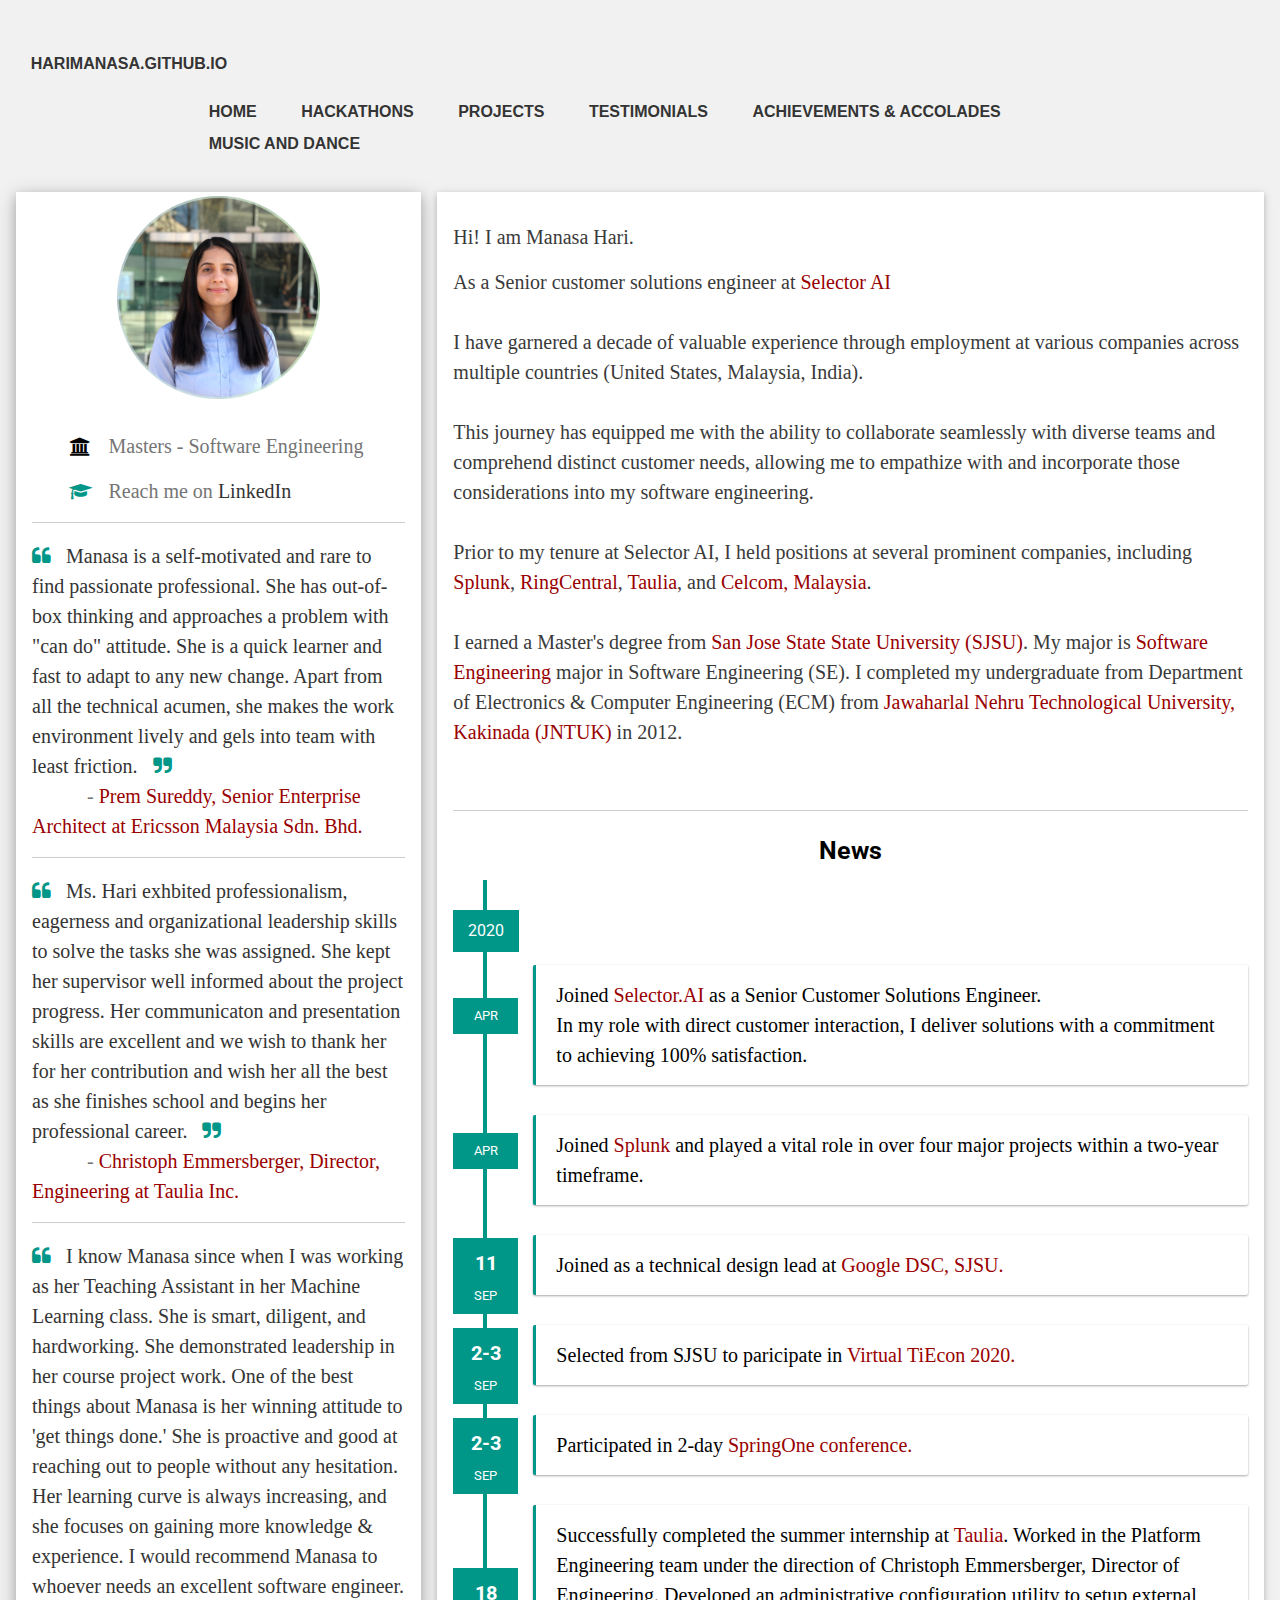
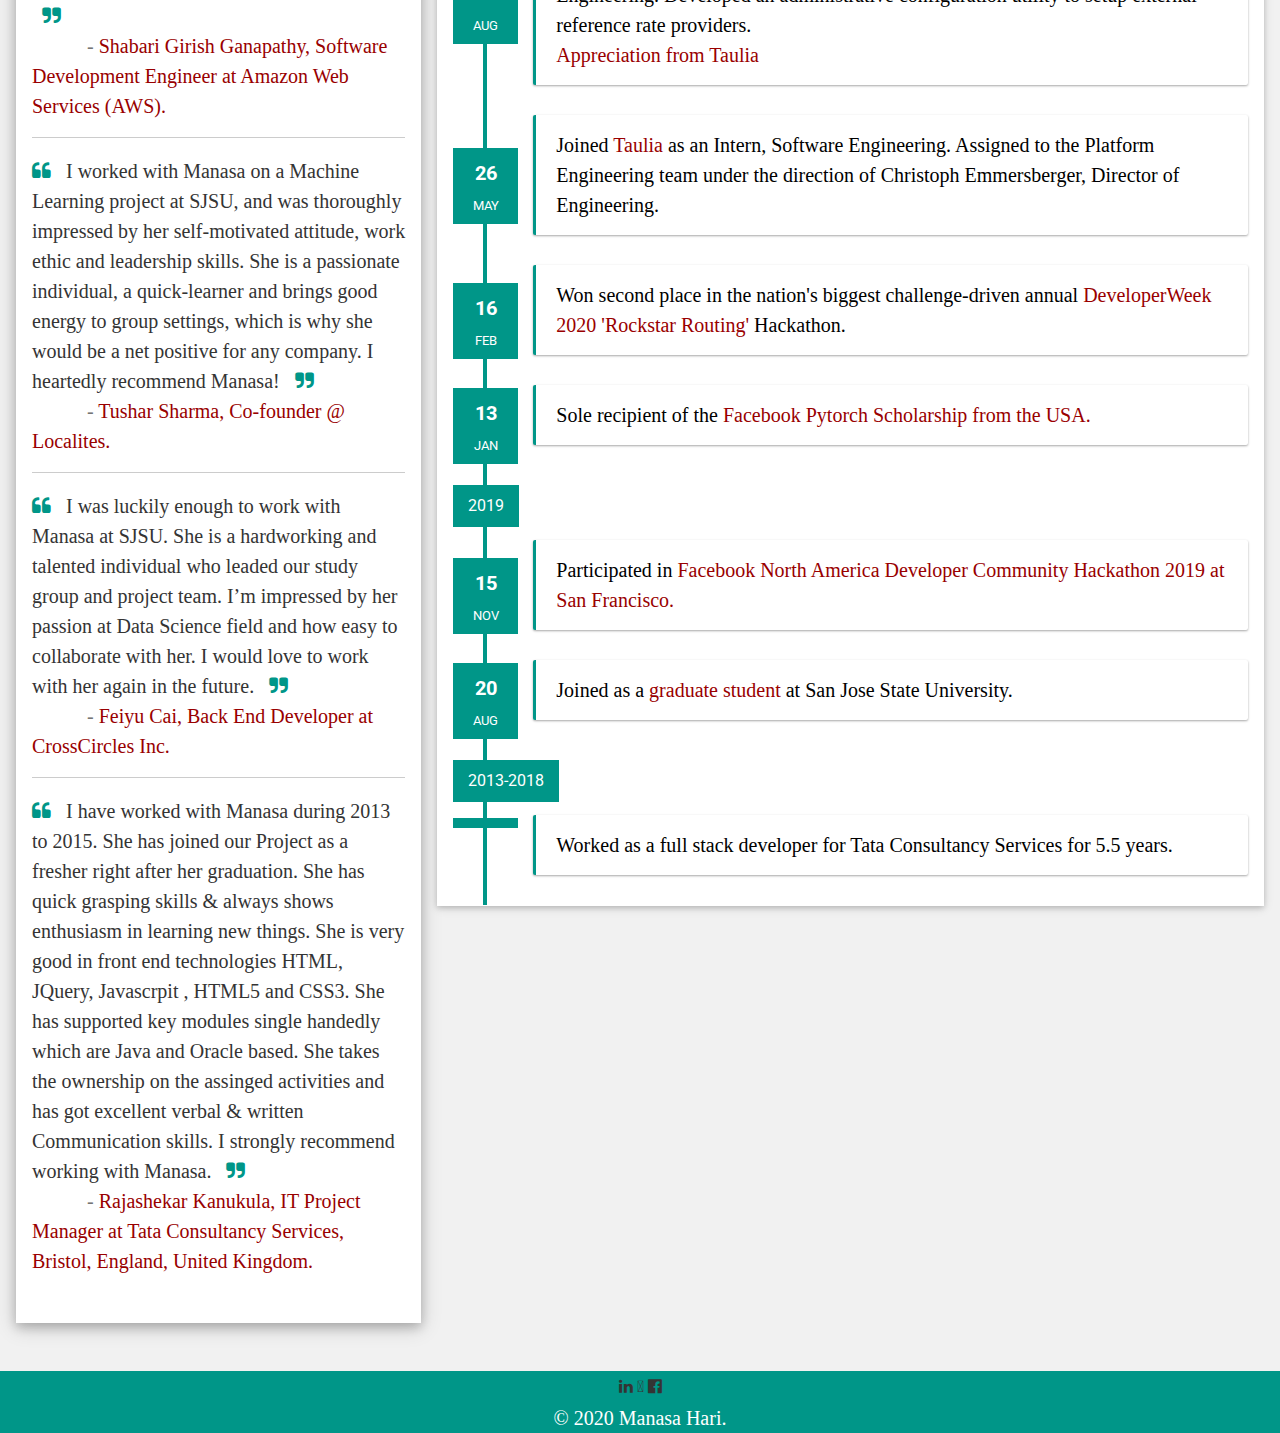
<file: index.html>
<!DOCTYPE html>
<html>
<header>
<title>Welcome - Manasa Hari</title>
<meta charset="UTF-8">
<meta name="viewport" content="width=device-width, initial-scale=1">
<link rel="stylesheet" href="css/main.css">
<link rel="stylesheet" href="css/timeline.css">
<link rel="stylesheet" href="https://fonts.googleapis.com/css?family=Roboto">
<link rel="stylesheet" href="https://cdnjs.cloudflare.com/ajax/libs/font-awesome/4.7.0/css/font-awesome.min.css">
<style>
html,body,h1,h2,h3,h4,h5,h6 {font-family: "PT Serif"", sans-serif}
A {text-decoration: none;}
li{
  margin-left: 15px;
}
</style>
  <script src="https://ajax.googleapis.com/ajax/libs/jquery/3.5.1/jquery.min.js">
  </script>
  <script>
  $(function(){
    $('#header').load('pages/header.html');
  });
  </script>
</header>
<body class="main-light-grey">

<!-- Page Container -->
<div class="main-content main-margin-top" style="max-width:1400px;">

  <!-- The Grid -->
  <div class="main-row-padding">
      <div class="navigation-wrapper">
          <div class="site-name" style="margin-left: 1.8%; font-size: 16px;">
            <a href="http://harimanasa.github.io/">HARIMANASA.GITHUB.IO</a>
            
          </div><!-- /.site-name -->
          <div class="top-navigation" style="margin-left: 14.69%;">
            <nav role="navigation" id="site-nav" class="nav">
                <ul>   
                  <li><a href="http://harimanasa.github.io/" >Home</a></li>
                  <li><a href="../pages/hackathons.html" >Hackathons</a></li>
                  <li><a href="../pages/projects.html" >Projects</a></li>
                  <li><a href="../pages/testimonials.html" >Testimonials</a></li>
                  <li><a href="../pages/achievements.html" >Achievements & Accolades</a></li>
                  <li><a href="../pages/music.html" >Music And Dance</a></li>
                </ul>
            </nav>
          </div><!-- /.top-navigation -->
        </div><!-- /.navigation-wrapper --> 
    <!-- Left Column -->
    <div class="main-third">
    
        <div class="main-white main-text-grey main-card-4">
          <div class="main-display-container">
            <img src="images/profile.png" class="profilePicture" alt="Manasa Hari">
            <!-- <div class="main-display-bottomleft main-container main-text-black"> -->
              <!-- <>Manasa Hari</> -->
            <!-- </div> -->
          </div>
          <div class="main-container">
            <br>
            <p style="padding-left: 10%"><i class="fa fa-university fa-fw main-margin-right main-large main-text-black"></i>Masters - Software Engineering</p> 
            <p style="padding-left: 10%;"><i class="fa fa-graduation-cap fa-fw main-margin-right main-large main-text-teal"></i>Reach me on <a href="https://www.linkedin.com/in/harimanasa/">LinkedIn </a></p>
            <!-- <p style="padding-left: 10%"><i class="fa fa-university fa-fw main-margin-right main-large main-text-black"></i>San Jose State University</p> -->
            <!-- <p style="padding-left: 10%"> <i class="fa fa-envelope fa-fw main-margin-right main-large main-text-black"></i>harimanasa17@gmail.com</p> -->
            <hr> <p><i class="fa fa-quote-left" style="color: #009688"></i> &nbsp; <a href="../files/Taulia_Certificate_of_Internship.pdf"> Manasa is a self-motivated and rare to find passionate professional. She has out-of-box thinking and approaches a problem with "can do" attitude. She is a quick learner and fast to adapt to any new change. Apart from all the technical acumen, she makes the work environment lively and gels into team with least friction. &nbsp; <i class="fa fa-quote-right" style="color: #009688"></a></i> <br> &nbsp; &nbsp; &nbsp; &nbsp; &nbsp; &nbsp;- <a style="color:#990000;" href="https://www.linkedin.com/in/premsureddy/"> Prem Sureddy, Senior Enterprise Architect at Ericsson Malaysia Sdn. Bhd. </a></p>
            <hr> <p><i class="fa fa-quote-left" style="color: #009688"></i> &nbsp; <a href="https://www.linkedin.com/in/harimanasa/"> Ms. Hari exhbited professionalism, eagerness and organizational leadership skills to solve the tasks she was assigned. She kept her supervisor well informed about the project progress. Her communicaton and presentation skills are excellent and we wish to thank her for her contribution and wish her all the best as she finishes school and begins her professional career. &nbsp; <i class="fa fa-quote-right" style="color: #009688"></a></i> <br> &nbsp; &nbsp; &nbsp; &nbsp; &nbsp; &nbsp;- <a style="color:#990000;" href="https://www.linkedin.com/in/christoph-emmersberger-1a618215/"> Christoph Emmersberger, Director, Engineering at Taulia Inc. </a></p>
            <hr> <p><i class="fa fa-quote-left" style="color: #009688"></i> &nbsp; <a href="https://www.linkedin.com/in/harimanasa/"> I know Manasa since when I was working as her Teaching Assistant in her Machine Learning class. She is smart, diligent, and hardworking. She demonstrated leadership in her course project work. One of the best things about Manasa is her winning attitude to 'get things done.' She is proactive and good at reaching out to people without any hesitation. Her learning curve is always increasing, and she focuses on gaining more knowledge & experience. I would recommend Manasa to whoever needs an excellent software engineer. &nbsp; <i class="fa fa-quote-right" style="color: #009688"></a></i> <br> &nbsp; &nbsp; &nbsp; &nbsp; &nbsp; &nbsp;- <a style="color:#990000;" href="https://www.linkedin.com/in/sgganapathy/"> Shabari Girish Ganapathy, Software Development Engineer at Amazon Web Services (AWS).</a></p>
            <hr> <p><i class="fa fa-quote-left" style="color: #009688"></i> &nbsp; <a href="https://www.linkedin.com/in/harimanasa/"> I worked with Manasa on a Machine Learning project at SJSU, and was thoroughly impressed by her self-motivated attitude, work ethic and leadership skills. She is a passionate individual, a quick-learner and brings good energy to group settings, which is why she would be a net positive for any company. I heartedly recommend Manasa! &nbsp; <i class="fa fa-quote-right" style="color: #009688"></a></i> <br> &nbsp; &nbsp; &nbsp; &nbsp; &nbsp; &nbsp;- <a style="color:#990000;" href="https://www.linkedin.com/in/sharm173/"> Tushar Sharma, Co-founder @ Localites.</a></p>
            <hr> <p><i class="fa fa-quote-left" style="color: #009688"></i> &nbsp; <a href="https://www.linkedin.com/in/harimanasa/"> I was luckily enough to work with Manasa at SJSU. She is a hardworking and talented individual who leaded our study group and project team. I’m impressed by her passion at Data Science field and how easy to collaborate with her. I would love to work with her again in the future. &nbsp; <i class="fa fa-quote-right" style="color: #009688"></a></i> <br> &nbsp; &nbsp; &nbsp; &nbsp; &nbsp; &nbsp;- <a style="color:#990000;" href="https://www.linkedin.com/in/feiyu-cai-930821//"> Feiyu Cai, Back End Developer at CrossCircles Inc.</a></p>

            <hr> <p><i class="fa fa-quote-left" style="color: #009688"></i> &nbsp; <a href="https://www.linkedin.com/in/harimanasa/"> I have worked with Manasa during 2013 to 2015. She has joined our Project as a fresher right after her graduation. She has quick grasping skills & always shows enthusiasm in learning new things. She is very good in front end technologies HTML, JQuery, Javascrpit , HTML5 and CSS3. She has supported key modules single handedly which are Java and Oracle based. She takes the ownership on the assinged activities and has got excellent verbal & written Communication skills. I strongly recommend working with Manasa. &nbsp; <i class="fa fa-quote-right" style="color: #009688"></a></i> <br> &nbsp; &nbsp; &nbsp; &nbsp; &nbsp; &nbsp;- <a style="color:#990000;" href="https://www.linkedin.com/in/rajashekar-kanukula-062aa219/"> Rajashekar Kanukula, IT Project Manager at Tata Consultancy Services, Bristol, England, United Kingdom.</a></p>
            <br>
          </div>
        </div><br>
      </div>
      <!-- End Left Column -->

    <!-- Right Column -->
    <div class="main-twothird">

      <div class="main-container main-card main-white main-margin-bottom">
        <!-- <h2 class="main-t main-padding-16">Welcome</h2> -->
        <p class="main-text-dark-grey"> <br> Hi! I am Manasa Hari. <br>
          <p class="main-text-dark-grey">
            As a Senior customer solutions engineer at <a href="https://www.selector.ai/" target="_blank" style="color:#990000;"> Selector AI</a>
            <!-- I collaborate closely with clients to gain insights into their data and analytics requirements and then
            implement software solutions that facilitate seamless interaction with Selector's platform for operational intelligence. -->
            <br/> <br/>
            
            I have garnered a decade of valuable experience through employment at various companies across multiple countries (United States, Malaysia, India). <br/> <br/>
            This journey has equipped me with the ability to collaborate seamlessly with diverse teams and comprehend distinct customer needs, 
            allowing me to empathize with and incorporate those considerations into my software engineering.<br/> <br/> 
              
            Prior to my tenure at Selector AI, I held positions at several prominent companies, including 
            <a href="https://www.splunk.com/" target="_blank" style="color:#990000;"> Splunk</a>, 
            <a href="https://www.ringcentral.com/" target="_blank" style="color:#990000;"> RingCentral</a>, 
            <a href="https://taulia.com/" target="_blank" style="color:#990000;"> Taulia</a>, and 
            <a href="https://www.celcom.com.my/" target="_blank" style="color:#990000;"> Celcom, Malaysia</a>. <br/> <br/>

            <!-- I possess expertise in multiple phases of the software development life cycle, including but not limited to gathering customer requirements, 
            designing solutions, constructing proof of concepts, engaging in code development, executing system testing, conducting user testing, and managing deployment processes. <br/> -->

            I earned a Master's degree from  <a href="http://www.sjsu.edu/" target="_blank" style="color:#990000;"> San Jose State State University (SJSU)</a>.
            My major is <a href="https://sjsu.edu/msse/" target="_blank" style="color:#990000;">Software Engineering </a> major in Software Engineering (SE).

       I completed my undergraduate from Department of Electronics & Computer Engineering (ECM) </a> from <a href="https://www.jntuk.edu.in/" target="_blank" style="color:#990000;">Jawaharlal Nehru Technological University, Kakinada (JNTUK) </a> in 2012.


        </p><br>
        <hr>
        <h3 id="news" style="font-size: 24.5px;"> News </h3>

    <!-- End Description -->

    <!--Start - Timeline-->
    <!-- <iframe src="pages/timeline.html" height="100%" width="100%" seamless></iframe> -->
    <div class="page">
  <div class="timeline" style="border:none;">
    <div class="timeline__group">

      <span class="timeline__year">2023</span>

        <div class="timeline__box">
            <div class="timeline__date">
              <!-- <span class="timeline__day">11</span> -->
              <span class="timeline__month">APR</span>
            </div>
            <div class="timeline__post">
              <div class="timeline__content">
                  <p> Joined <a href="https://dscsjsu.com/" target="_blank" style="color:#990000;"> Selector.AI </a> as a Senior Customer Solutions Engineer. <br/>
                    In my role with direct customer interaction, I deliver solutions with a commitment to achieving 100% satisfaction. </p>
              </div>
            </div>
          </div>

      <span class="timeline__year">2021</span>

        <div class="timeline__box">
            <div class="timeline__date">
              <!-- <span class="timeline__day">11</span> -->
              <span class="timeline__month">APR</span>
            </div>
            <div class="timeline__post">
              <div class="timeline__content">
                  <p> Joined <a href="https://dscsjsu.com/" target="_blank" style="color:#990000;"> Splunk </a> and played a vital role in over four major projects within a two-year timeframe.</p>
              </div>
            </div>
          </div>


      <span class="timeline__year">2020</span>

        <div class="timeline__box">
            <div class="timeline__date">
              <span class="timeline__day">11</span>
              <span class="timeline__month">SEP</span>
            </div>
            <div class="timeline__post">
              <div class="timeline__content">
                  <p> Joined as a technical design lead at <a href="https://dscsjsu.com/" target="_blank" style="color:#990000;"> Google DSC, SJSU. </a> </p>
              </div>
            </div>
          </div>

          <div class="timeline__box">
              <div class="timeline__date">
                <span class="timeline__day">2-3</span>
                <span class="timeline__month">SEP</span>
              </div>
              <div class="timeline__post">
                <div class="timeline__content">
                  <p>Selected from SJSU to paricipate in <a href="https://www.tiecon.org/" target="_blank" style="color:#990000;"> Virtual TiEcon 2020. </a>
                  </p>
                </div>
              </div>
            </div>

            <div class="timeline__box">
                <div class="timeline__date">
                  <span class="timeline__day">2-3</span>
                  <span class="timeline__month">SEP</span>
                </div>
                <div class="timeline__post">
                  <div class="timeline__content">
                    <p>Participated in 2-day <a href="https://springone.io/" target="_blank" style="color:#990000;"> SpringOne conference. </a>
                    </p>
                  </div>
                </div>
              </div>

      <div class="timeline__box">
        <div class="timeline__date">
          <span class="timeline__day">18</span>
          <span class="timeline__month">AUG</span>
        </div>
        <div class="timeline__post">
          <div class="timeline__content">
            <p>Successfully completed the summer internship at <a style="color:#990000;" href="https://taulia.com/">Taulia</a>. Worked in the Platform Engineering team under the direction of Christoph Emmersberger, Director of Engineering.
            Developed an administrative configuration utility to setup external reference rate providers.
            <br/>
            <a href="../files/Taulia_Certificate_of_Internship.pdf" target="_blank" style="color:#990000;"> Appreciation from Taulia </a>
            </p>
          </div>
        </div>
      </div>

      <div class="timeline__box">
        <div class="timeline__date">
          <span class="timeline__day">26</span>
          <span class="timeline__month">MAY</span>
        </div>
        <div class="timeline__post">
          <div class="timeline__content">
            <p>Joined <a style="color:#990000;" href="https://taulia.com/">Taulia</a> as an Intern, Software Engineering. Assigned to the Platform Engineering team under the direction of Christoph Emmersberger, Director of Engineering.
            </p>
          </div>
        </div>
      </div>

      <div class="timeline__box">
        <div class="timeline__date">
          <span class="timeline__day">16</span>
          <span class="timeline__month">FEB</span>
        </div>
        <div class="timeline__post">
          <div class="timeline__content">
            <p>Won second place in the nation's biggest challenge-driven annual <a style="color:#990000;" href="https://www.linkedin.com/posts/ranjanr_sjsu-ibm-innovation-activity-6635989171817316352-w6NW/"> DeveloperWeek 2020 'Rockstar Routing' </a> Hackathon.
            </p>
          </div>
        </div>
      </div>
      <div class="timeline__box">
        <div class="timeline__date">
          <span class="timeline__day"></span>
          <span class="timeline__day">13</span>
          <span class="timeline__month">JAN</span>
        </div>
        <div class="timeline__post">
          <div class="timeline__content">
            <p>Sole recipient of the <a style="color:#990000;" href="https://www.udacity.com/scholarships/facebook-pytorch-scholarship"> Facebook Pytorch Scholarship from the USA. </a><br>
            </p>
          </div>
        </div>
      </div>
    </div>
    <div class="timeline__group">
      <span class="timeline__year">2019</span>
      <div class="timeline__box">
        <div class="timeline__date">
          <span class="timeline__day">15</span>
          <span class="timeline__month">NOV</span>
        </div>
        <div class="timeline__post">
          <div class="timeline__content">
            <p>Participated in <a style="color:#990000;" href="https://www.facebook.com/groups/sanfranciscodevhackathon2019/"> Facebook North America Developer Community Hackathon 2019 at San Francisco.</a> 
            </p>
          </div>
        </div>
      </div>
      <div class="timeline__box">
        <div class="timeline__date">
          <span class="timeline__day">20</span>
          <span class="timeline__month">AUG</span>
        </div>
        <div class="timeline__post">
          <div class="timeline__content">
            <p>Joined as a <a style="color:#990000;" href="https://sjsu.edu/msse/"> graduate student </a> at San Jose State University. </p>
          </div>
        </div>
      </div>
    </div>
    <div class="timeline__group">
        <span class="timeline__year">2013-2018</span>
        <div class="timeline__box">
          <div class="timeline__date">
            <!-- <span class="timeline__day">28</span> -->
            <!-- <span class="timeline__month">JUL</span> -->
          </div>
          <div class="timeline__post">
            <div class="timeline__content">
              <p>Worked as a full stack developer for Tata Consultancy Services for 5.5 years. </p>
            </div>
          </div>
        </div>
      </div>
  </div>
</div>
</div>

    <!--Start - Timeline-->

    <!-- End Right Column -->
    </div>

  <!-- End Grid -->
  </div>

  <!-- End Page Container -->
</div>

<footer class="main-container main-teal main-center main-margin-top">
    <a href="https://www.linkedin.com/in/harimanasa/"><i class="fa fa-linkedin main-hover-opacity"></i></a>
    <a href="https://www.linkedin.com/in/harimanasa/"><i class="fab fa-github"></i></a>
  <a href="https://www.facebook.com/hari.manasa/"><i class="fa fa-facebook-official main-hover-opacity"></i></a>
  <!-- <i class="fa fa-instagram main-hover-opacity"></i> -->
  <!-- <i class="fa fa-snapchat main-hover-opacity"></i> -->
  <!-- <i class="fa fa-pinterest-p main-hover-opacity"></i> -->
  <!-- <i class="fa fa-twitter main-hover-opacity"></i> -->
  <p>© 2020 Manasa Hari.</p>
</footer>

</body>
</html>
</file>
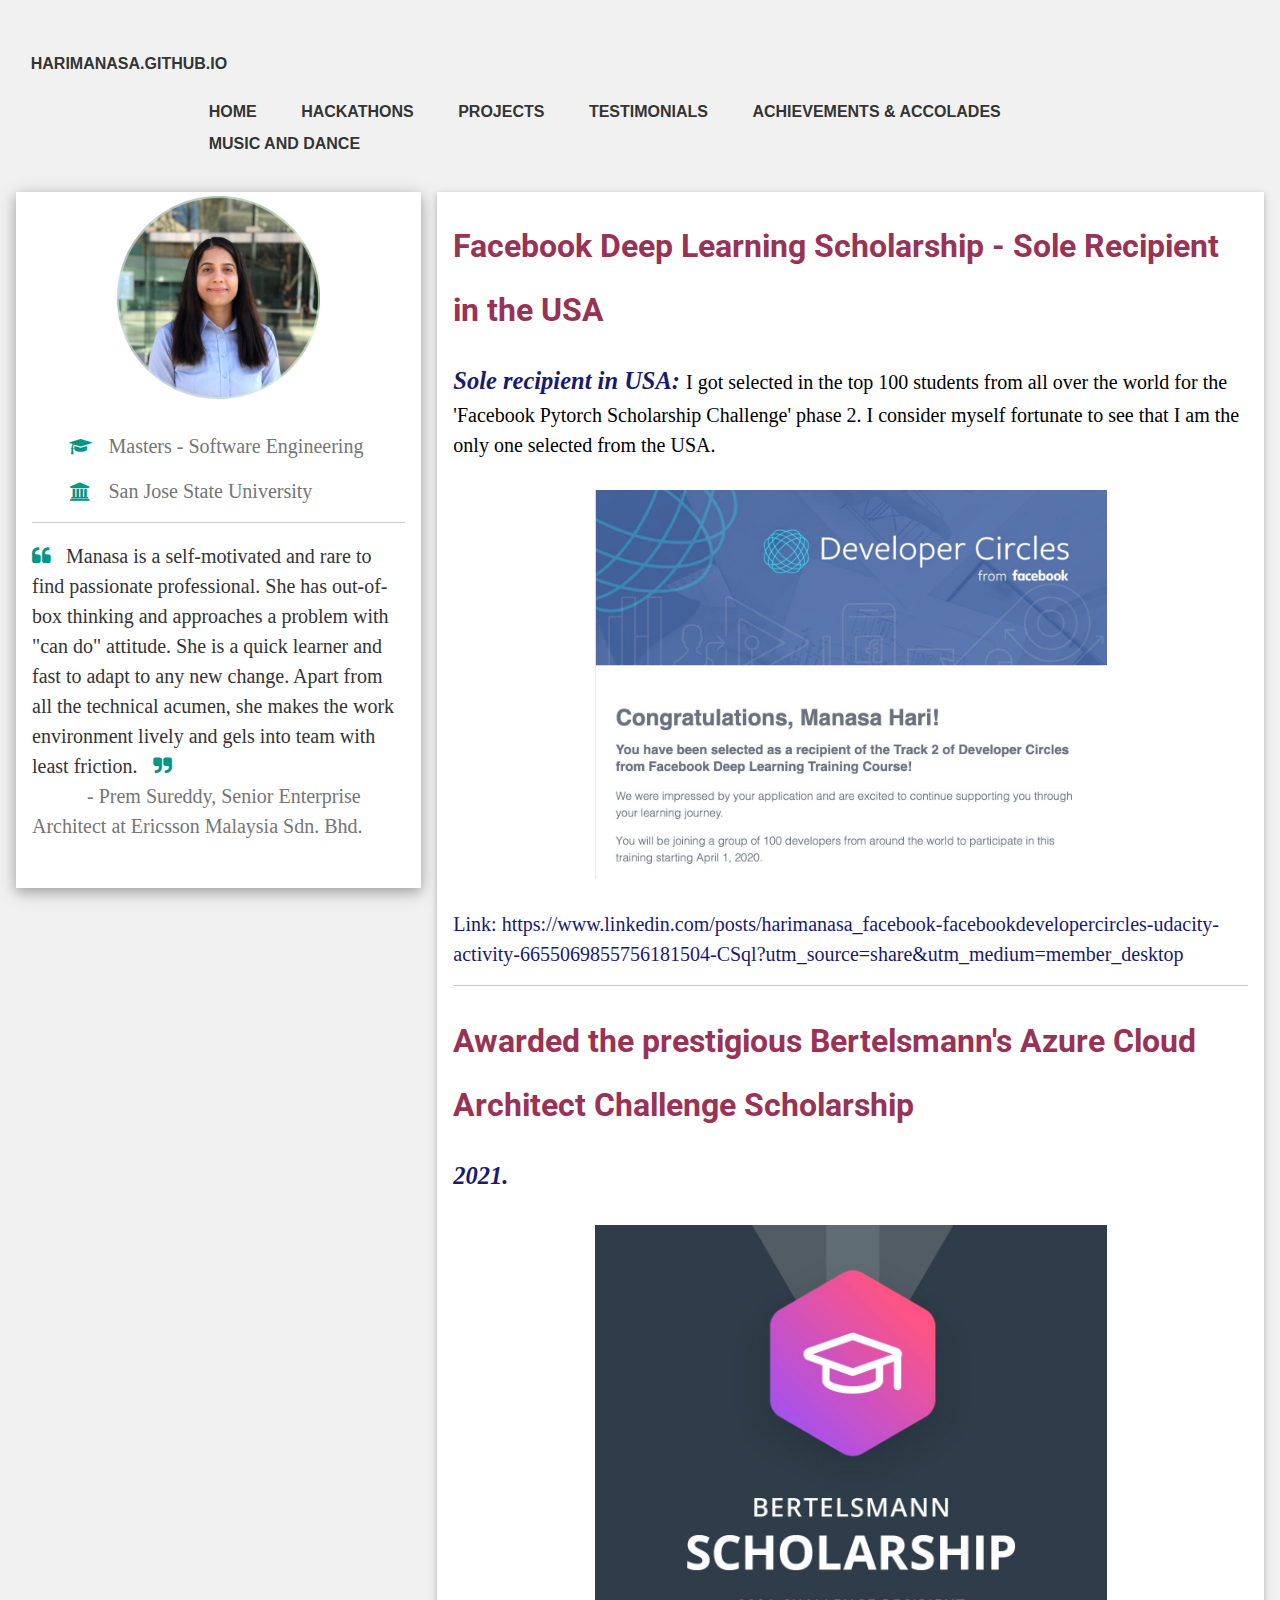
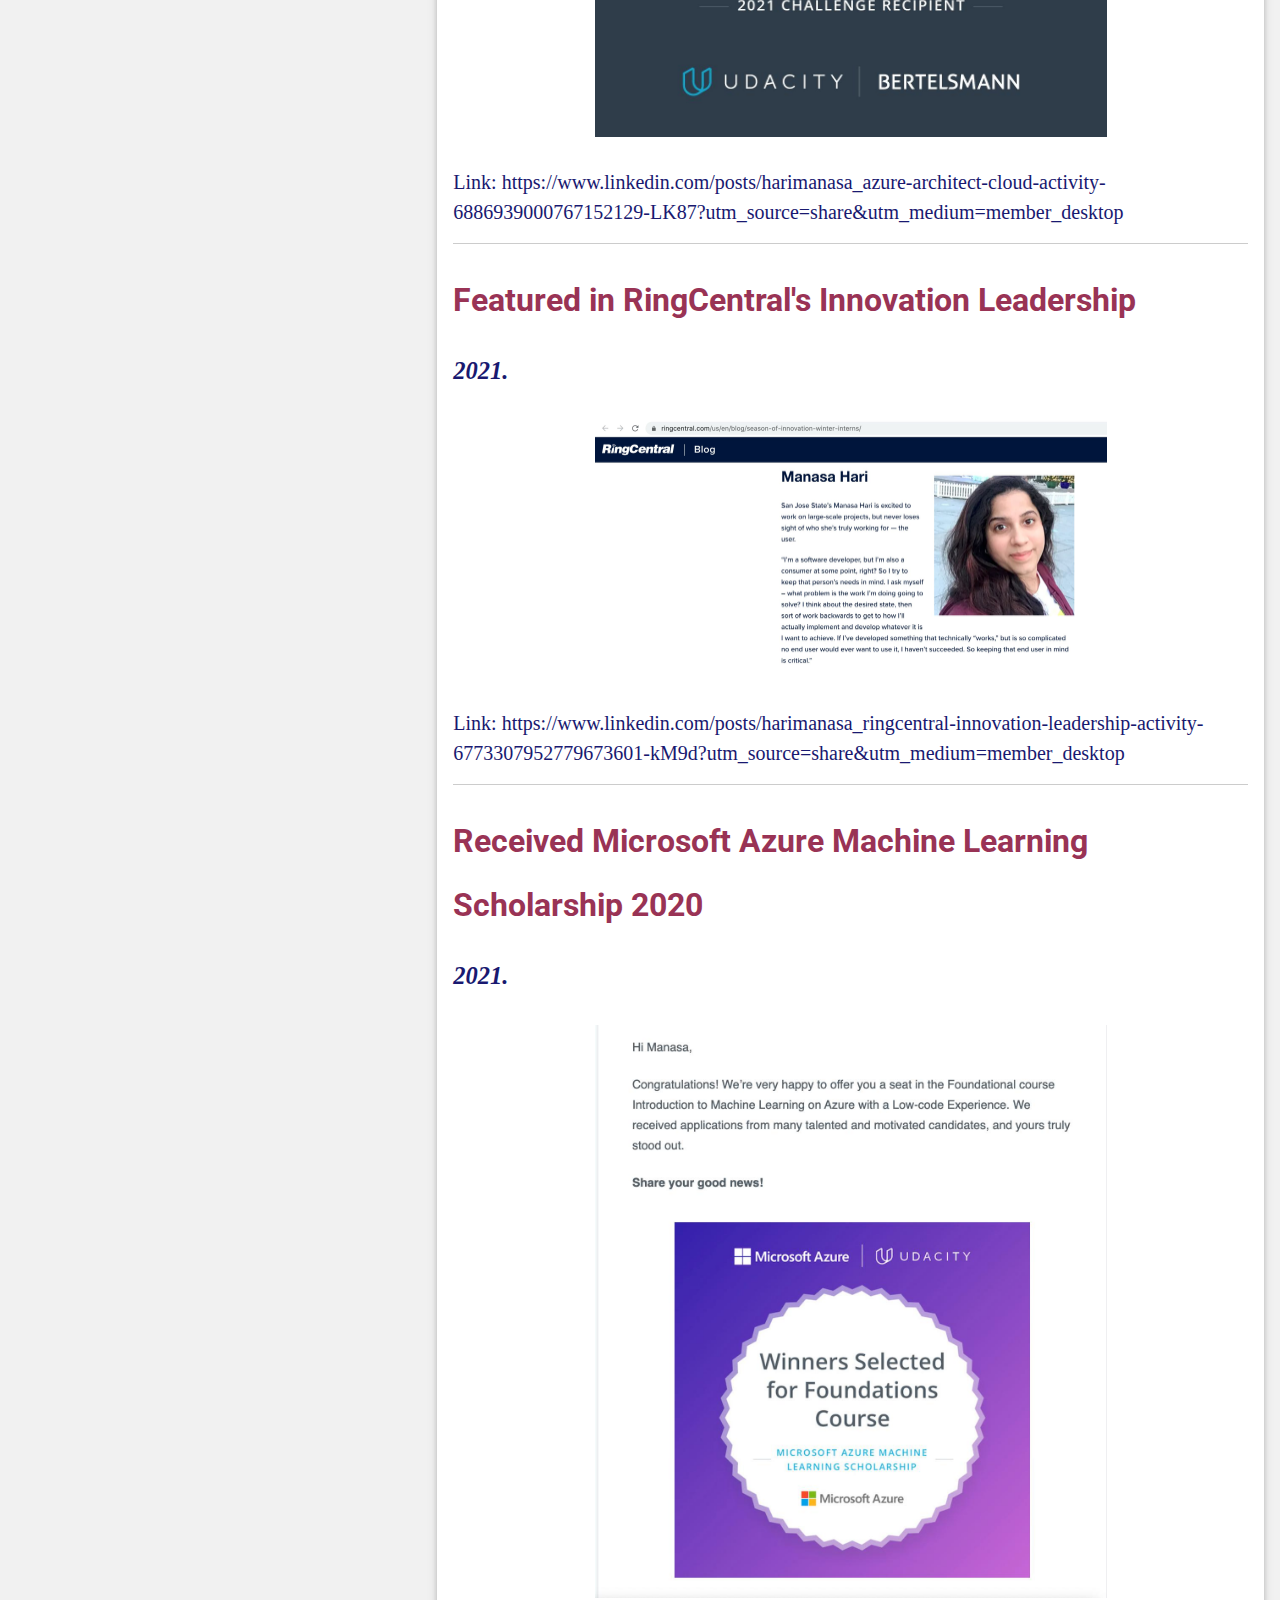
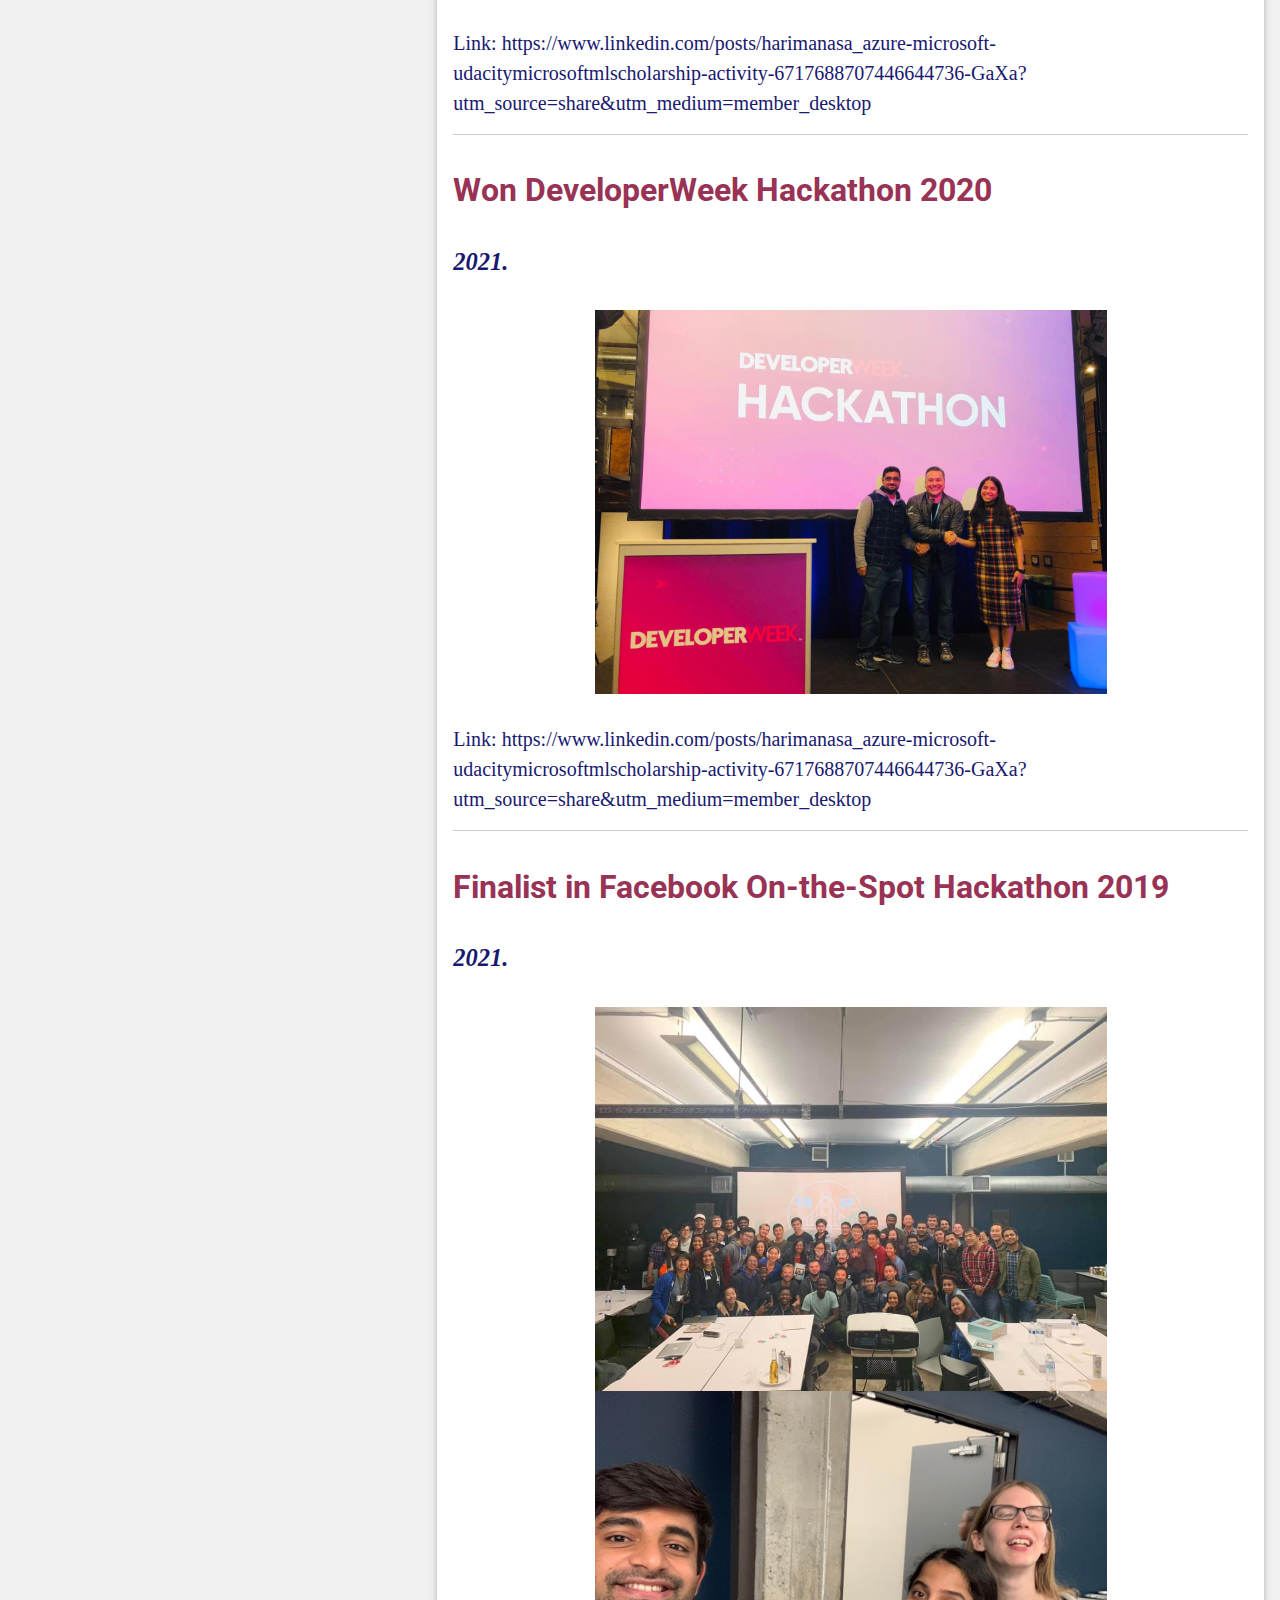
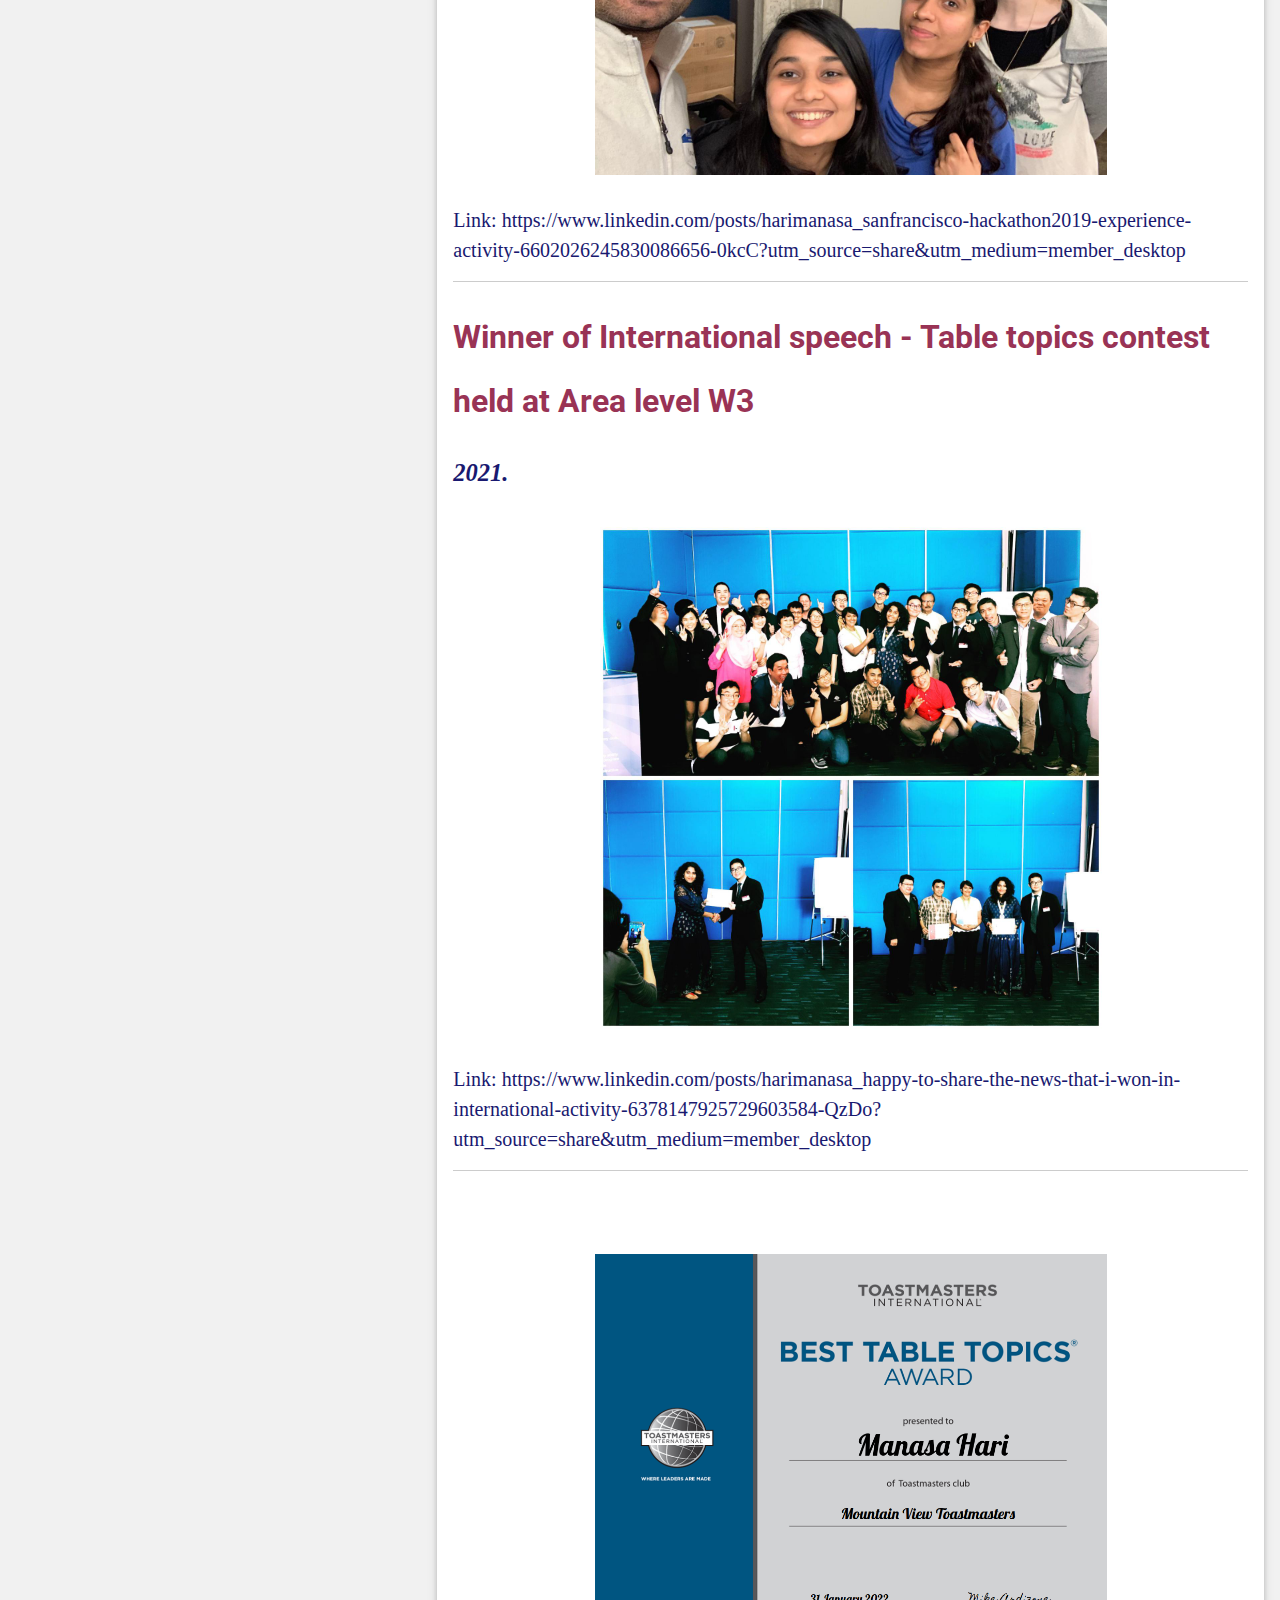
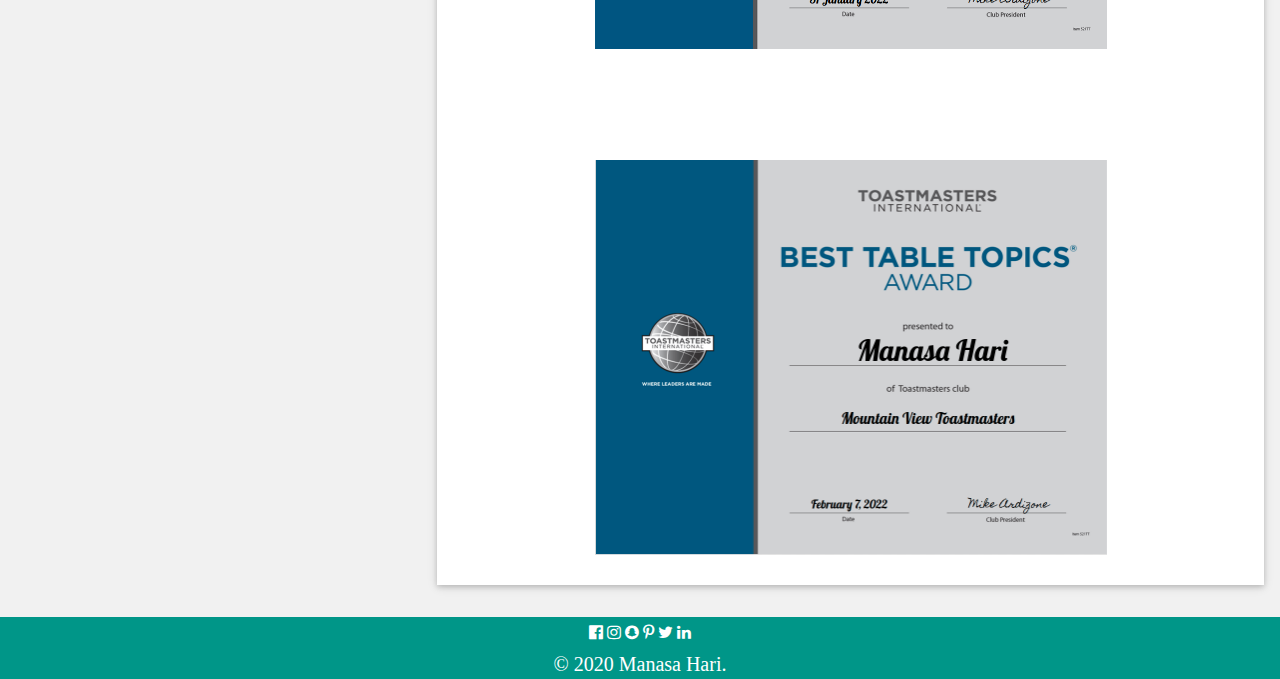
<file: pages/achievements.html>
<!DOCTYPE html>
<html>
<title>Welcome - Manasa Hari</title>
<meta charset="UTF-8">
<meta name="viewport" content="width=device-width, initial-scale=1">
<link rel="stylesheet" href="../css/main.css">
<!-- <link rel="stylesheet" href="css/nav-menu.css"> -->
<link rel="stylesheet" href="../css/timeline.css">
<link rel='stylesheet' href='https://fonts.googleapis.com/css?family=Roboto'>
<link rel="stylesheet" href="https://cdnjs.cloudflare.com/ajax/libs/font-awesome/4.7.0/css/font-awesome.min.css">
<style>
/*html,body,,,h3,h4,h5,h6 {font-family: "Roboto", sans-serif}*/
img {
            width: 40vw; /* 80% of the viewport width */
            height: auto; /* Maintain aspect ratio */
            display: block;
            margin: 0 auto; /* Center the image horizontally */
        }

{
  color:#009999;
}
A {text-decoration: none;} 
li{
  margin-left: 15px;
}
</style>
<body class="main-light-grey">

<!-- Page Container -->
<div class="main-content main-margin-top" style="max-width:1400px;">

  <!-- The Grid -->
  <div class="main-row-padding">

<!--     <div id='nav-menu'>
    <div>
      <ul>
         <li class='active'><a href='#'>Home</a></li>
         <li><a href='#'>Products</a></li>
         <li><a href='#'>Company</a></li>
         <li><a href='#'>Contact</a></li>
      </ul>
    </div>
    </div> -->
  
    <!-- Left Column -->

    <div class="navigation-wrapper">
      <div class="site-name" style="margin-left: 1.8%; font-size: 16px;">
        <a href="http://harimanasa.github.io/">HARIMANASA.GITHUB.IO</a>
      </div><!-- /.site-name -->
      <div class="top-navigation" style="margin-left: 14.69%;">
        <nav role="navigation" id="site-nav" class="nav">
          <ul>   
            <li><a href="http://harimanasa.github.io/" >Home</a></li>
            <li><a href="../pages/hackathons.html" >Hackathons</a></li>
            <li><a href="../pages/projects.html" >Projects</a></li>
            <li><a href="../pages/testimonials.html" >Testimonials</a></li>
            <li><a href="../pages/achievements.html" >Achievements & Accolades</a></li>
            <li><a href="../pages/music.html" >Music And Dance</a></li>
        </ul>
        </nav>
      </div><!-- /.top-navigation -->
    </div><!-- /.navigation-wrapper --> 
    <div class="main-third">
    
      <div class="main-white main-text-grey main-card-4">
        <div class="main-display-container">
          <img src="../images/profile.png" class="profilePicture" alt="Manasa Hari">
          <!-- <div class="main-display-bottomleft main-container main-text-black"> -->
            <!-- <>Manasa Hari</> -->
          <!-- </div> -->
        </div>
        <div class="main-container">
          <br>
          <p style="padding-left: 10%;"><i class="fa fa-graduation-cap fa-fw main-margin-right main-large main-text-teal"></i>Masters - Software Engineering</p>
          <p style="padding-left: 10%"><i class="fa fa-university fa-fw main-margin-right main-large main-text-teal"></i>San Jose State University</p>
          <hr>
<!--           <div class="section-inner">
          < class="heading" style="text-align: center;">Testimonials</><br> -->
          <!-- <blockquote class="quote">                                   -->
                                    <p><i class="fa fa-quote-left" style="color: #009688"></i> &nbsp; <a href="https://www.linkedin.com/in/harimanasa/"> Manasa is a self-motivated and rare to find passionate professional. She has out-of-box thinking and approaches a problem with "can do" attitude. She is a quick learner and fast to adapt to any new change. Apart from all the technical acumen, she makes the work environment lively and gels into team with least friction. &nbsp; <i class="fa fa-quote-right" style="color: #009688"></a></i> <br> &nbsp; &nbsp; &nbsp; &nbsp; &nbsp; &nbsp;- Prem Sureddy, Senior Enterprise Architect at Ericsson Malaysia Sdn. Bhd.</p>
          <br>
        </div>
      </div><br>

    <!-- End Left Column -->
    </div>

    <!-- Right Column -->
          <div class="main-twothird">
    
      <div class="main-container main-card main-white main-margin-bottom">
    
      <div class="">
        <!-- < class="main-t main-padding-16">Welcome</> -->
      
                              <div class="item row">
                                <a class="" href="https://www.linkedin.com/posts/harimanasa_facebook-facebookdevelopercircles-udacity-activity-6655069855756181504-CSql?utm_source=share&utm_medium=member_desktop" target="_blank">
                                <!-- <img class="img-fluid project-image" src="projects/" alt="project name" /> -->
                                </a>
                                <div class="">
                                    <h1><a style="color:#993355" href="https://www.linkedin.com/posts/harimanasa_facebook-facebookdevelopercircles-udacity-activity-6655069855756181504-CSql?utm_source=share&utm_medium=member_desktop" target="_blank">Facebook Deep Learning Scholarship - Sole Recipient in the USA</a></h1>
                                    <p class="mb-2">
                                    <i><b><a style="color:#191970; font-size: 24.5px;" href="https://www.linkedin.com/posts/harimanasa_facebook-facebookdevelopercircles-udacity-activity-6655069855756181504-CSql?utm_source=share&utm_medium=member_desktop"> Sole recipient in USA: </a></b></i>  
                                    I got selected in the top 100 students from all over the world for the 'Facebook Pytorch Scholarship Challenge' phase 2. 
                                    I consider myself fortunate to see that I am the only one selected from the USA.  
                                    <br>     
                                    <br>
                                    <img src="../images/achievements/FacebookScholarship.jpeg" alt="Facebook Scholarship">
                                    <br>
                                    <span style="color:#191970"> Link: </span>
                                    <a style="color:#191970" href="https://www.linkedin.com/posts/harimanasa_facebook-facebookdevelopercircles-udacity-activity-6655069855756181504-CSql?utm_source=share&utm_medium=member_desktop" target="_blank">https://www.linkedin.com/posts/harimanasa_facebook-facebookdevelopercircles-udacity-activity-6655069855756181504-CSql?utm_source=share&utm_medium=member_desktop</a>
                                    <hr>
                                    </p>
  
                                </div><!--//desc-->                          
                            </div><!--//item-->
                            

                            <div class="item row">
                              <div class="">
                                  <h1><a style="color:#993355" href="https://www.linkedin.com/posts/harimanasa_azure-architect-cloud-activity-6886939000767152129-LK87?utm_source=share&utm_medium=member_desktop" target="_blank">Awarded the prestigious Bertelsmann's Azure Cloud Architect Challenge Scholarship</a></h1>
                                  <p class="mb-2">
                                  <i><b><a style="color:#191970; font-size: 24.5px;" href="https://www.linkedin.com/posts/harimanasa_azure-architect-cloud-activity-6886939000767152129-LK87?utm_source=share&utm_medium=member_desktop"> 2021. </a></b></i>  
                                  <br>     
                                  <br>
                                  <img src="../images/achievements/BertlesmannScholarship.jpeg" alt="BertlesmannScholarship">
                                  <br>
                                  <span style="color:#191970"> Link: </span>
                                  <a style="color:#191970" href="https://www.linkedin.com/posts/harimanasa_azure-architect-cloud-activity-6886939000767152129-LK87?utm_source=share&utm_medium=member_desktop" target="_blank">https://www.linkedin.com/posts/harimanasa_azure-architect-cloud-activity-6886939000767152129-LK87?utm_source=share&utm_medium=member_desktop</a>
                                  <hr>
                                  </p>

                              </div><!--//desc-->                          
                          </div><!--//item-->


                          <div class="item row">
                            <div class="">
                                <h1><a style="color:#993355"
                                   href="https://www.linkedin.com/posts/harimanasa_ringcentral-innovation-leadership-activity-6773307952779673601-kM9d?utm_source=share&utm_medium=member_desktop" 
                                   target="_blank">Featured in RingCentral's Innovation Leadership</a></h1>
                                <p class="mb-2">
                                <i><b><a style="color:#191970; font-size: 24.5px;" 
                                  href="https://www.linkedin.com/posts/harimanasa_ringcentral-innovation-leadership-activity-6773307952779673601-kM9d?utm_source=share&utm_medium=member_desktop"> 
                                  2021. </a></b></i>  
                                <br>     
                                <br>
                                <img src="../images/achievements/RingCentral.jpeg" alt="RingCentralLeadership">
                                <br>
                                <span style="color:#191970"> Link: </span>
                                <a style="color:#191970" href="https://www.linkedin.com/posts/harimanasa_ringcentral-innovation-leadership-activity-6773307952779673601-kM9d?utm_source=share&utm_medium=member_desktop" 
                                target="_blank">https://www.linkedin.com/posts/harimanasa_ringcentral-innovation-leadership-activity-6773307952779673601-kM9d?utm_source=share&utm_medium=member_desktop</a>
                                <hr>
                                </p>

                            </div><!--//desc-->    
                            </div> 
                            
                            <div class="item row">
                              <div class="">
                                  <h1><a style="color:#993355"
                                     href="https://www.linkedin.com/posts/harimanasa_azure-microsoft-udacitymicrosoftmlscholarship-activity-6717688707446644736-GaXa?utm_source=share&utm_medium=member_desktop" 
                                     target="_blank">Received Microsoft Azure Machine Learning Scholarship 2020</a></h1>
                                  <p class="mb-2">
                                  <i><b><a style="color:#191970; font-size: 24.5px;" 
                                    href="https://www.linkedin.com/posts/harimanasa_azure-microsoft-udacitymicrosoftmlscholarship-activity-6717688707446644736-GaXa?utm_source=share&utm_medium=member_desktop"> 
                                    2021. </a></b></i>  
                                  <br>     
                                  <br>
                                  <img src="../images/achievements/MicrosoftAzureScholarship.jpeg" alt="MicrosoftAzureScholarship">
                                  <br>
                                  <span style="color:#191970"> Link: </span>
                                  <a style="color:#191970" href="https://www.linkedin.com/posts/harimanasa_azure-microsoft-udacitymicrosoftmlscholarship-activity-6717688707446644736-GaXa?utm_source=share&utm_medium=member_desktop" 
                                  target="_blank">https://www.linkedin.com/posts/harimanasa_azure-microsoft-udacitymicrosoftmlscholarship-activity-6717688707446644736-GaXa?utm_source=share&utm_medium=member_desktop</a>
                                  <hr>
                                  </p>
                              </div></div>

                              <div class="item row">
                                <div class="">
                                    <h1><a style="color:#993355"
                                       href="https://www.linkedin.com/posts/harimanasa_azure-microsoft-udacitymicrosoftmlscholarship-activity-6717688707446644736-GaXa?utm_source=share&utm_medium=member_desktop" 
                                       target="_blank">Won DeveloperWeek Hackathon 2020</a></h1>
                                    <p class="mb-2">
                                    <i><b><a style="color:#191970; font-size: 24.5px;" 
                                      href="https://www.linkedin.com/posts/harimanasa_azure-microsoft-udacitymicrosoftmlscholarship-activity-6717688707446644736-GaXa?utm_source=share&utm_medium=member_desktop"> 
                                      2021. </a></b></i>  
                                    <br>     
                                    <br>
                                    <img src="../images/achievements/WinningHackathon.jpeg" alt="DeveloperWeek">
                                    <br>
                                    <span style="color:#191970"> Link: </span>
                                    <a style="color:#191970" href="https://www.linkedin.com/posts/harimanasa_azure-microsoft-udacitymicrosoftmlscholarship-activity-6717688707446644736-GaXa?utm_source=share&utm_medium=member_desktop" 
                                    target="_blank">https://www.linkedin.com/posts/harimanasa_azure-microsoft-udacitymicrosoftmlscholarship-activity-6717688707446644736-GaXa?utm_source=share&utm_medium=member_desktop</a>
                                    <hr>
                                    </p>
                                </div></div>

                                <div class="item row">
                                  <div class="">
                                      <h1><a style="color:#993355"
                                         href="https://www.linkedin.com/posts/harimanasa_sanfrancisco-hackathon2019-experience-activity-6602026245830086656-0kcC?utm_source=share&utm_medium=member_desktop" 
                                         target="_blank">Finalist in Facebook On-the-Spot Hackathon 2019</a></h1>
                                      <p class="mb-2">
                                      <i><b><a style="color:#191970; font-size: 24.5px;" 
                                        href="https://www.linkedin.com/posts/harimanasa_sanfrancisco-hackathon2019-experience-activity-6602026245830086656-0kcC?utm_source=share&utm_medium=member_desktop"> 
                                        2021. </a></b></i>  
                                      <br>     
                                      <br>
                                      <img src="../images/achievements/FacebookHackathon.jpeg" alt="Facebook Hackathon">
                                      <img src="../images/achievements/FacebookHackathon1.jpeg" alt="Facebook Hackathon">
                                      <br>
                                      <span style="color:#191970"> Link: </span>
                                      <a style="color:#191970" href="https://www.linkedin.com/posts/harimanasa_sanfrancisco-hackathon2019-experience-activity-6602026245830086656-0kcC?utm_source=share&utm_medium=member_desktop" 
                                      target="_blank">https://www.linkedin.com/posts/harimanasa_sanfrancisco-hackathon2019-experience-activity-6602026245830086656-0kcC?utm_source=share&utm_medium=member_desktop</a>
                                      <hr>
                                      </p>
                                  </div></div>

                                    <div class="item row">
                                      <div class="">
                                          <h1><a style="color:#993355"
                                             href="https://www.linkedin.com/posts/harimanasa_happy-to-share-the-news-that-i-won-in-international-activity-6378147925729603584-QzDo?utm_source=share&utm_medium=member_desktop" 
                                             target="_blank">Winner of International speech - Table topics contest held at Area level W3</a></h1>
                                          <p class="mb-2">
                                          <i><b><a style="color:#191970; font-size: 24.5px;" 
                                            href="https://www.linkedin.com/posts/harimanasa_happy-to-share-the-news-that-i-won-in-international-activity-6378147925729603584-QzDo?utm_source=share&utm_medium=member_desktop"> 
                                            2021. </a></b></i>  
                                          <br>     
                                          <br>
                                          <img src="../images/achievements/toastmasters.jpeg" alt="Toastmasters International">
                                          <br>
                                          <span style="color:#191970"> Link: </span>
                                          <a style="color:#191970" href="https://www.linkedin.com/posts/harimanasa_happy-to-share-the-news-that-i-won-in-international-activity-6378147925729603584-QzDo?utm_source=share&utm_medium=member_desktop" 
                                          target="_blank">https://www.linkedin.com/posts/harimanasa_happy-to-share-the-news-that-i-won-in-international-activity-6378147925729603584-QzDo?utm_source=share&utm_medium=member_desktop</a>
                                          <hr>
                                          </p>
                                      </div></div>

                                      <div class="item row">
                                        <div class="">
                                            <h1><a style="color:#993355"
                                               Winner - Best Table Topics in MountainView Toastmasters></h1>
                                            <p class="mb-2"> 
                                            <br>     
                                            <br>
                                            <img src="../images/achievements/bestTableTopicAward.png" alt="Toastmasters International">
                                            <br>
                                            </p>
                                        </div></div>

                                        <div class="item row">
                                          <div class="">
                                              <h1><a style="color:#993355"
                                                 Winner - Best Table Topics in MountainView Toastmasters></h1>
                                              <p class="mb-2"> 
                                              <br>     
                                              <br>
                                              <img src="../images/achievements/bestTableTopicAward1.png" alt="Toastmasters International">
                                              <br>
                                              </p>
                                          </div></div>
                              

                        </div><!--//item-->
                            
                            </div><!--//item-->
                            

    <!-- End Description -->

    <!--Start - Timeline-->
</div>
</div>
</div> 


    <!-- End Right Column -->
    </div>
    
  <!-- End Grid -->
  </div>
  
  <!-- End Page Container -->
</div>

<footer class="main-container main-teal main-center main-margin-top">
  <i class="fa fa-facebook-official main-hover-opacity"></i>
  <i class="fa fa-instagram main-hover-opacity"></i>
  <i class="fa fa-snapchat main-hover-opacity"></i>
  <i class="fa fa-pinterest-p main-hover-opacity"></i>
  <i class="fa fa-twitter main-hover-opacity"></i>
  <i class="fa fa-linkedin main-hover-opacity"></i>
  <p>© 2020 Manasa Hari.</p>
</footer>

</body>
</html>
</file>
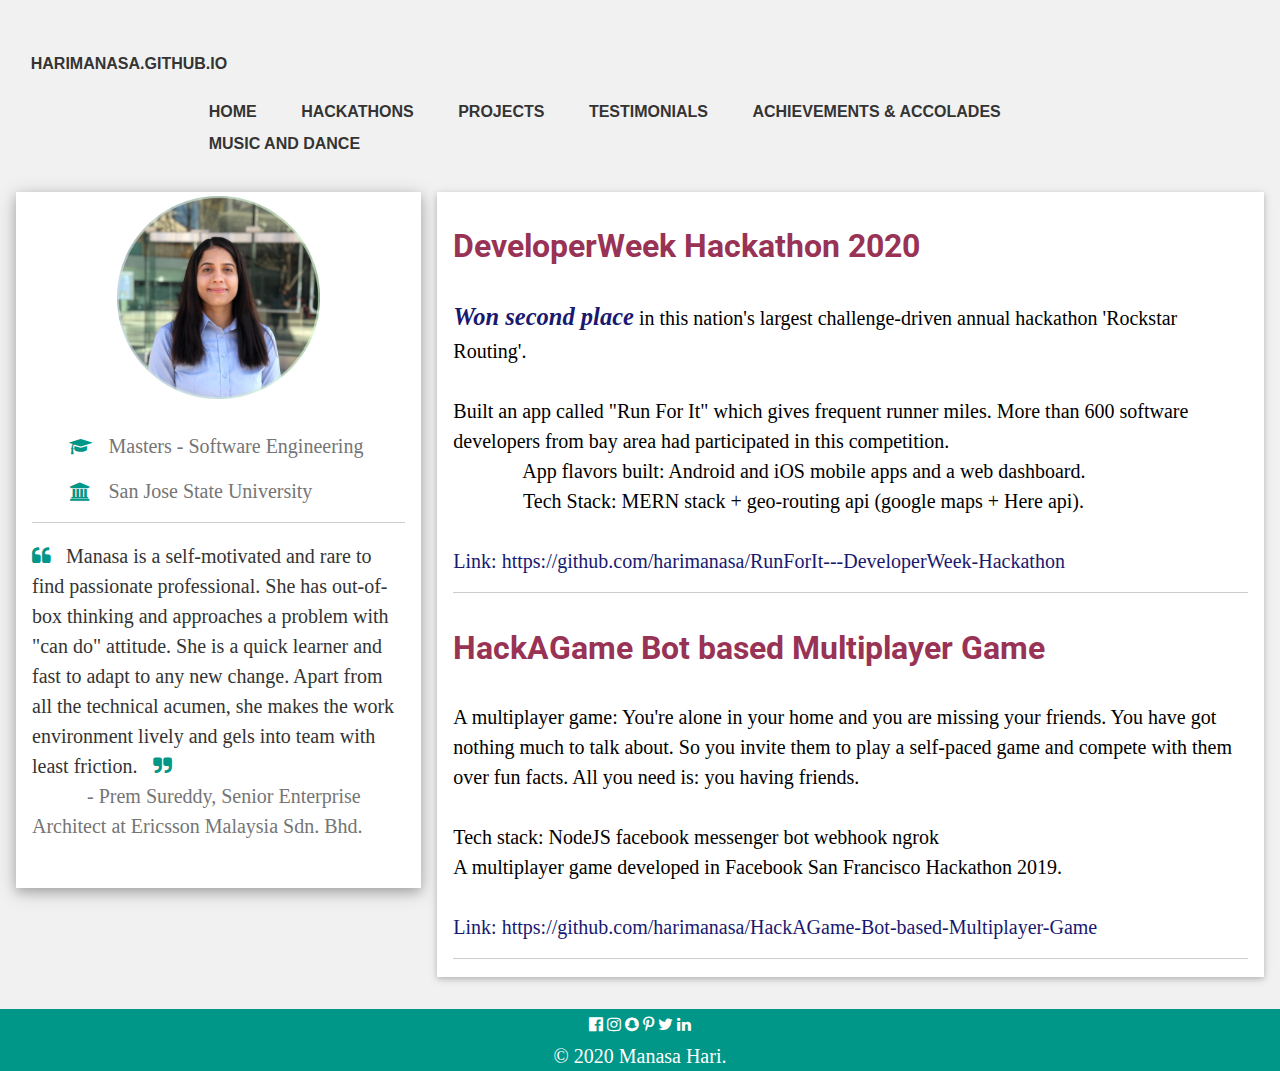
<file: pages/hackathons.html>
<!DOCTYPE html>
<html>
<title>Welcome - Manasa Hari</title>
<meta charset="UTF-8">
<meta name="viewport" content="width=device-width, initial-scale=1">
<link rel="stylesheet" href="../css/main.css">
<!-- <link rel="stylesheet" href="css/nav-menu.css"> -->
<link rel="stylesheet" href="../css/timeline.css">
<link rel='stylesheet' href='https://fonts.googleapis.com/css?family=Roboto'>
<link rel="stylesheet" href="https://cdnjs.cloudflare.com/ajax/libs/font-awesome/4.7.0/css/font-awesome.min.css">
<style>
/*html,body,,,h3,h4,h5,h6 {font-family: "Roboto", sans-serif}*/
{
  color:#009999;
}
A {text-decoration: none;} 
li{
  margin-left: 15px;
}
</style>
<body class="main-light-grey">

<!-- Page Container -->
<div class="main-content main-margin-top" style="max-width:1400px;">

  <!-- The Grid -->
  <div class="main-row-padding">

<!--     <div id='nav-menu'>
    <div>
      <ul>
         <li class='active'><a href='#'>Home</a></li>
         <li><a href='#'>Products</a></li>
         <li><a href='#'>Company</a></li>
         <li><a href='#'>Contact</a></li>
      </ul>
    </div>
    </div> -->
  
    <!-- Left Column -->

    <div class="navigation-wrapper">
      <div class="site-name" style="margin-left: 1.8%; font-size: 16px;">
        <a href="http://harimanasa.github.io/">HARIMANASA.GITHUB.IO</a>
      </div><!-- /.site-name -->
      <div class="top-navigation" style="margin-left: 14.69%;">
        <nav role="navigation" id="site-nav" class="nav">
          <ul>   
            <li><a href="http://harimanasa.github.io/" >Home</a></li>
            <li><a href="../pages/hackathons.html" >Hackathons</a></li>
            <li><a href="../pages/projects.html" >Projects</a></li>
            <li><a href="../pages/testimonials.html" >Testimonials</a></li>
            <li><a href="../pages/achievements.html" >Achievements & Accolades</a></li>
            <li><a href="../pages/music.html" >Music And Dance</a></li>
        </ul>
        </nav>
      </div><!-- /.top-navigation -->
    </div><!-- /.navigation-wrapper --> 
    <div class="main-third">
    
      <div class="main-white main-text-grey main-card-4">
        <div class="main-display-container">
          <img src="../images/profile.png" class="profilePicture" alt="Manasa Hari">
          <!-- <div class="main-display-bottomleft main-container main-text-black"> -->
            <!-- <>Manasa Hari</> -->
          <!-- </div> -->
        </div>
        <div class="main-container">
          <br>
          <p style="padding-left: 10%;"><i class="fa fa-graduation-cap fa-fw main-margin-right main-large main-text-teal"></i>Masters - Software Engineering</p>
          <p style="padding-left: 10%"><i class="fa fa-university fa-fw main-margin-right main-large main-text-teal"></i>San Jose State University</p>
          <hr>
<!--           <div class="section-inner">
          < class="heading" style="text-align: center;">Testimonials</><br> -->
          <!-- <blockquote class="quote">                                   -->
                                    <p><i class="fa fa-quote-left" style="color: #009688"></i> &nbsp; <a href="https://www.linkedin.com/in/harimanasa/"> Manasa is a self-motivated and rare to find passionate professional. She has out-of-box thinking and approaches a problem with "can do" attitude. She is a quick learner and fast to adapt to any new change. Apart from all the technical acumen, she makes the work environment lively and gels into team with least friction. &nbsp; <i class="fa fa-quote-right" style="color: #009688"></a></i> <br> &nbsp; &nbsp; &nbsp; &nbsp; &nbsp; &nbsp;- Prem Sureddy, Senior Enterprise Architect at Ericsson Malaysia Sdn. Bhd.</p>
          <br>
        </div>
      </div><br>

    <!-- End Left Column -->
    </div>

    <!-- Right Column -->
          <div class="main-twothird">
    
      <div class="main-container main-card main-white main-margin-bottom">
    
      <div class="">
        <!-- < class="main-t main-padding-16">Welcome</> -->
      
<div class="item row">
                                <a class="" href="https://github.com/harimanasa/RunForIt---DeveloperWeek-Hackathon" target="_blank">
                                <!-- <img class="img-fluid project-image" src="projects/" alt="project name" /> -->
                                </a>
                                <div class="">
                                    <h1><a style="color:#993355" href="https://www.developerweek.com/events/hackathon/" target="_blank">DeveloperWeek Hackathon 2020</a></h1>
                                    <p class="mb-2">
                                    <i><b><a style="color:#191970; font-size: 24.5px;" href="https://www.developerweek.com/events/hackathon/"> Won second place</a></b></i> in this nation's largest challenge-driven annual hackathon 'Rockstar Routing'.<br> <br>
                                    Built an app called "Run For It" which gives frequent runner miles. More than 600 software developers from bay area had participated in this competition. 
                                    <br>
                                    &nbsp;&nbsp; &nbsp; &nbsp;  &nbsp;&nbsp; &nbsp; &nbsp;  App flavors built: Android and iOS mobile apps and a web dashboard. <br>
                                    &nbsp;&nbsp; &nbsp; &nbsp;  &nbsp;&nbsp; &nbsp; &nbsp;  Tech Stack: MERN stack + geo-routing api (google maps + Here api).       
                                    <br>
                                    <br>
                                    <span style="color:#191970"> Link: </span>
                                    <a style="color:#191970" href="https://github.com/harimanasa/RunForIt---DeveloperWeek-Hackathon" target="_blank">https://github.com/harimanasa/RunForIt---DeveloperWeek-Hackathon</a>
                                    <hr>
                                                                      </p>
  
                                </div><!--//desc-->                          
                            </div><!--//item-->
                            

                                <div class="">
                                    <h1><a style="color:#993355" href="https://github.com/harimanasa/HackAGame-Bot-based-Multiplayer-Game" target="_blank">HackAGame Bot based Multiplayer Game
</a></h1>
                                    <p class="mb-2">
                                    A multiplayer game: You're alone in your home and you are missing your friends. You have got nothing much to talk about. So you invite them to play a self-paced game and compete with them over fun facts. All you need is: you having friends.<br><br>

                                      Tech stack:

                                      NodeJS
                                      facebook messenger
                                      bot
                                      webhook
                                      ngrok<br>
                                      A multiplayer game developed in Facebook San Francisco Hackathon 2019. <br>
                                    <br><span style="color:#191970"> Link: </span>
                                     <a style="color:#191970" href="https://github.com/harimanasa/HackAGame-Bot-based-Multiplayer-Game" target="_blank">https://github.com/harimanasa/HackAGame-Bot-based-Multiplayer-Game</a>


                                  <hr>
                                                                      </p>
  
                                </div><!--//desc-->                          
                            </div><!--//item-->
                            

    <!-- End Description -->

    <!--Start - Timeline-->
</div>
</div>
</div> 


    <!-- End Right Column -->
    </div>
    
  <!-- End Grid -->
  </div>
  
  <!-- End Page Container -->
</div>

<footer class="main-container main-teal main-center main-margin-top">
  <i class="fa fa-facebook-official main-hover-opacity"></i>
  <i class="fa fa-instagram main-hover-opacity"></i>
  <i class="fa fa-snapchat main-hover-opacity"></i>
  <i class="fa fa-pinterest-p main-hover-opacity"></i>
  <i class="fa fa-twitter main-hover-opacity"></i>
  <i class="fa fa-linkedin main-hover-opacity"></i>
  <p>© 2020 Manasa Hari.</p>
</footer>

</body>
</html>
</file>
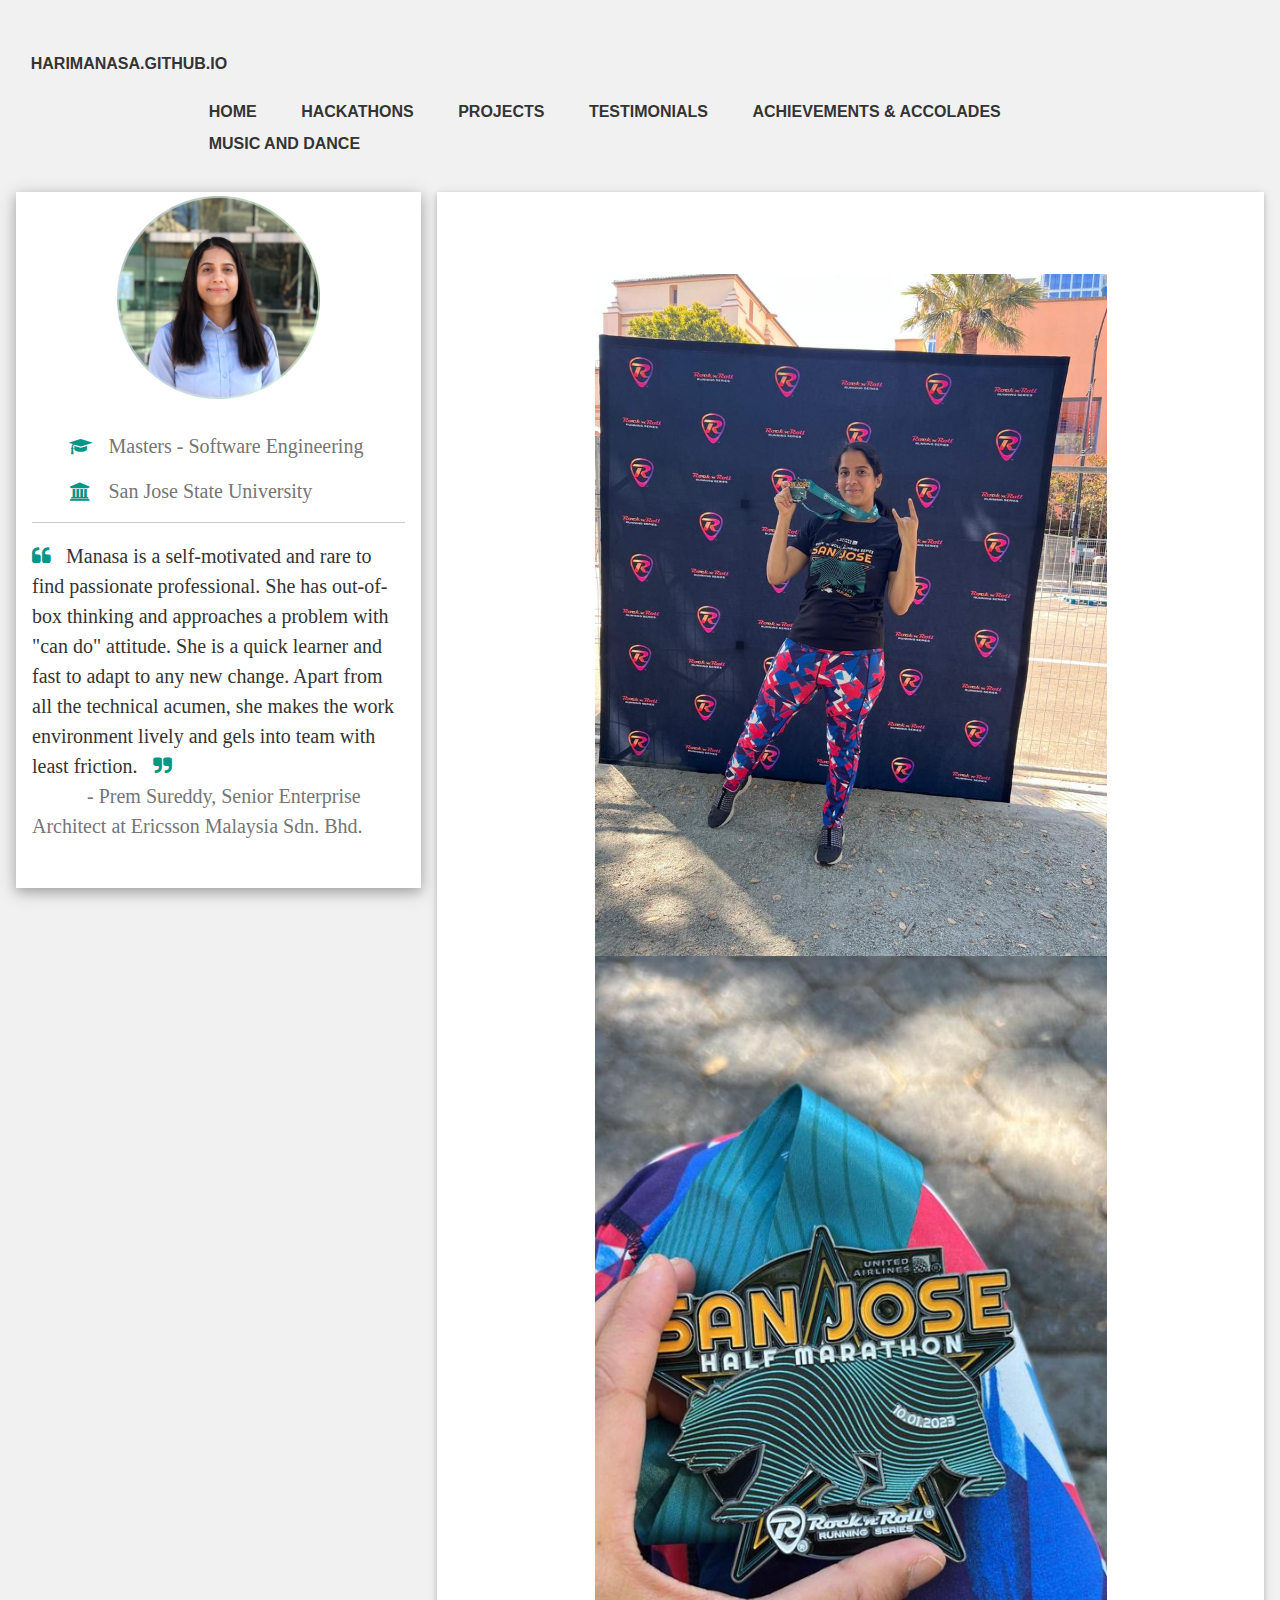
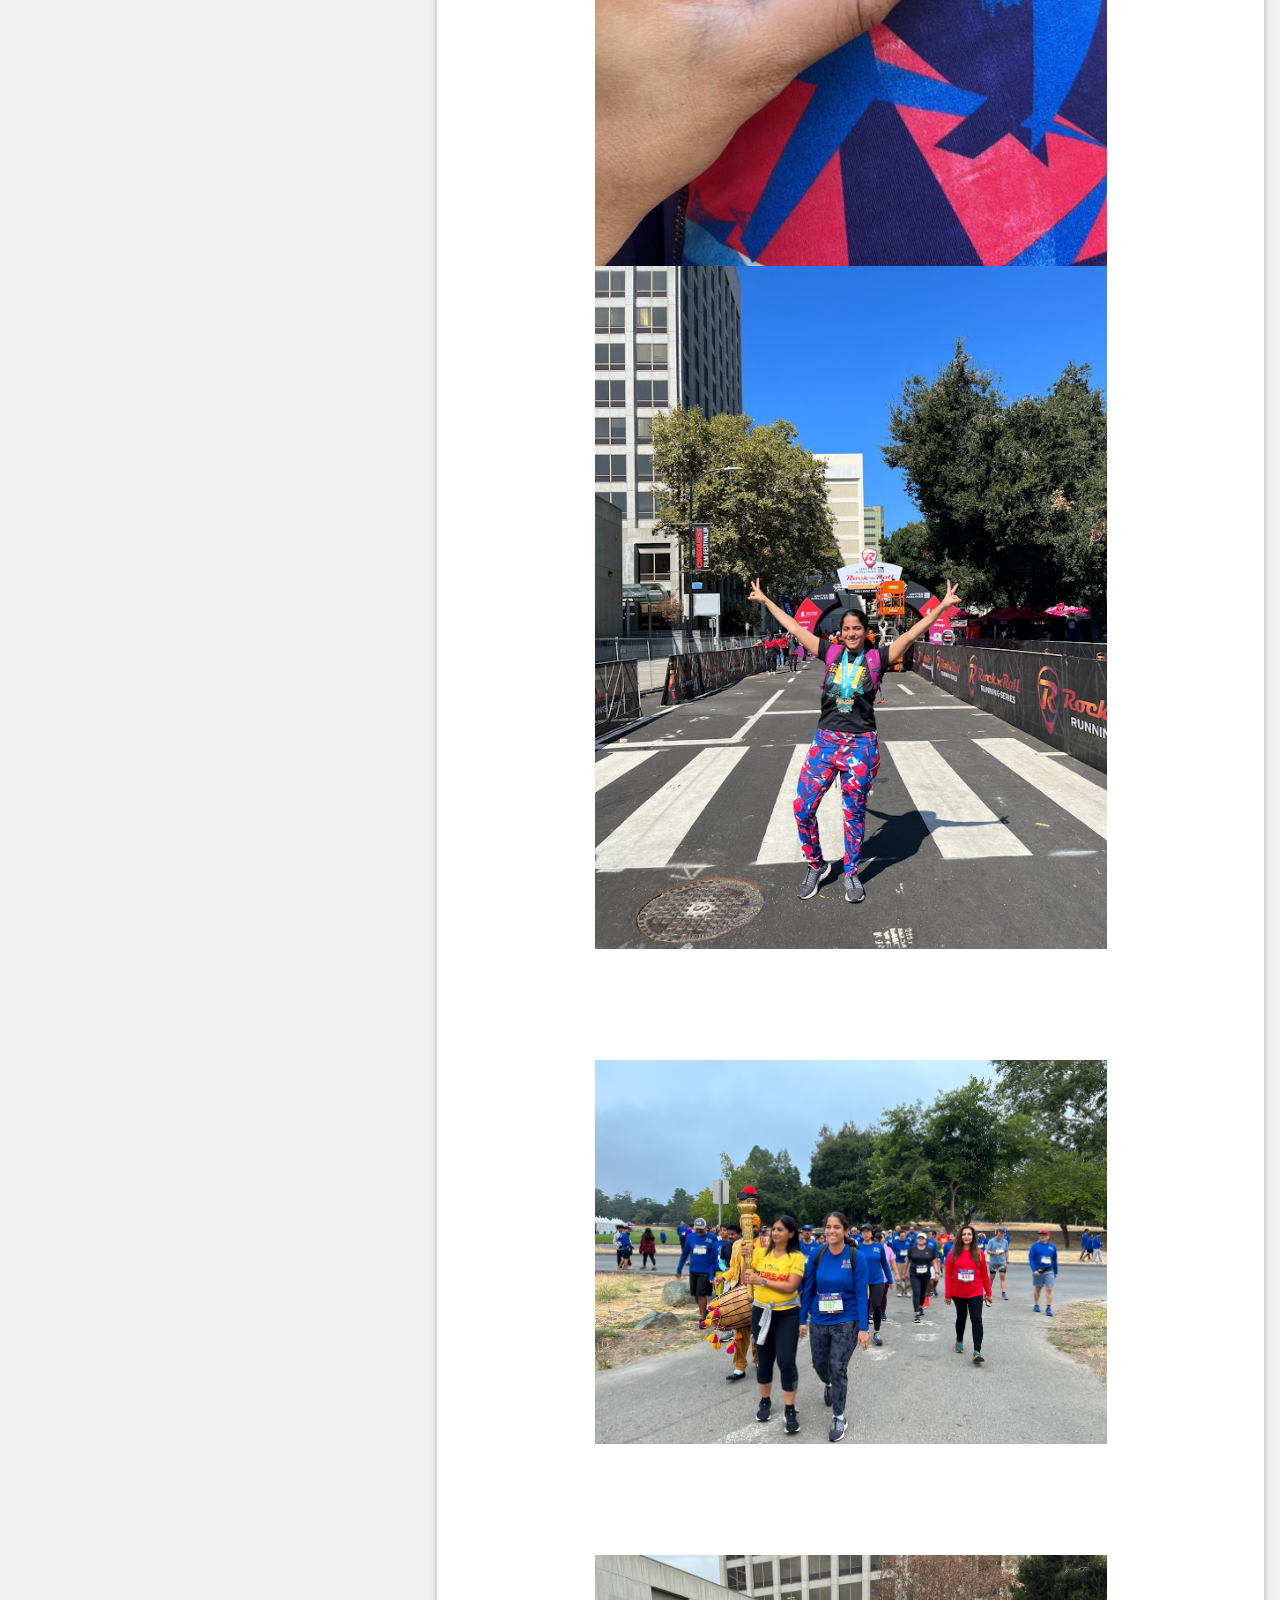
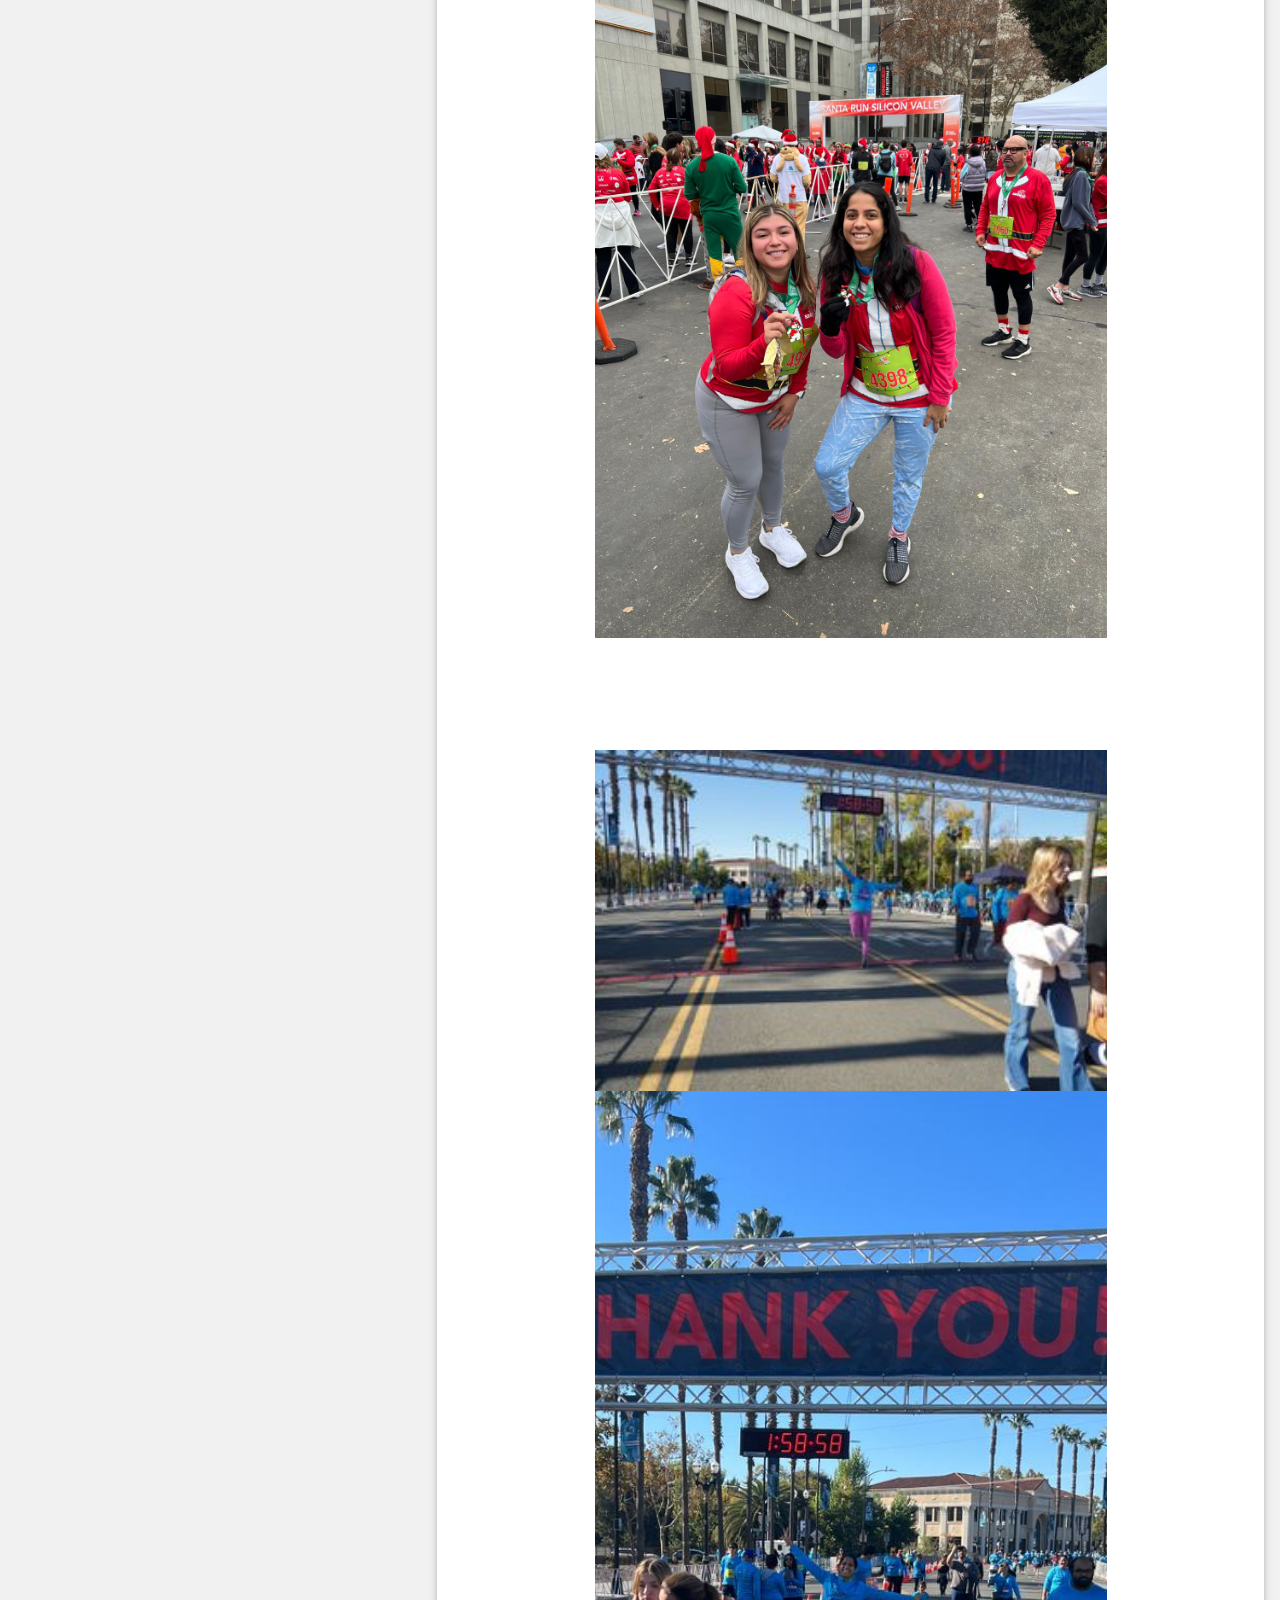
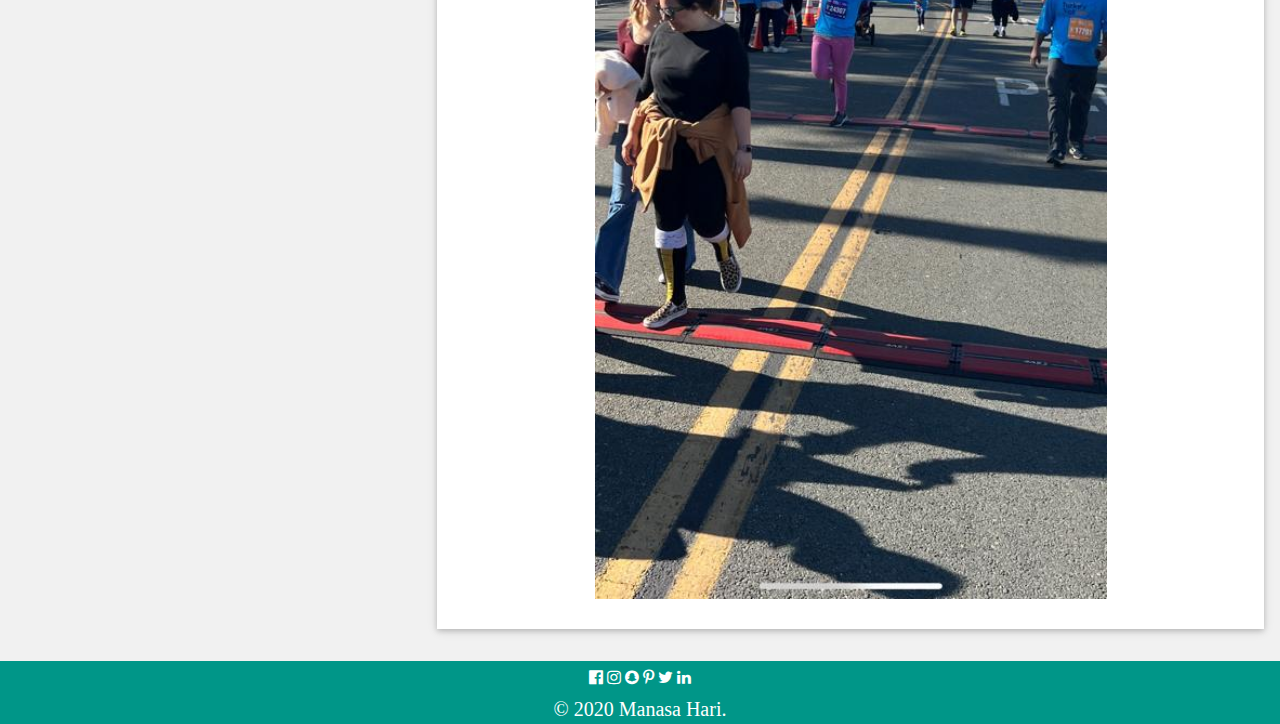
<file: pages/marathons.html>
<!DOCTYPE html>
<html>
<title>Welcome - Manasa Hari</title>
<meta charset="UTF-8">
<meta name="viewport" content="width=device-width, initial-scale=1">
<link rel="stylesheet" href="../css/main.css">
<!-- <link rel="stylesheet" href="css/nav-menu.css"> -->
<link rel="stylesheet" href="../css/timeline.css">
<link rel='stylesheet' href='https://fonts.googleapis.com/css?family=Roboto'>
<link rel="stylesheet" href="https://cdnjs.cloudflare.com/ajax/libs/font-awesome/4.7.0/css/font-awesome.min.css">
<style>
/*html,body,,,h3,h4,h5,h6 {font-family: "Roboto", sans-serif}*/

img {
            width: 40vw; /* 80% of the viewport width */
            height: auto; /* Maintain aspect ratio */
            display: block;
            margin: 0 auto; /* Center the image horizontally */
        }
{
  color:#009999;
}
A {text-decoration: none;} 
li{
  margin-left: 15px;
}
</style>
<body class="main-light-grey">

<!-- Page Container -->
<div class="main-content main-margin-top" style="max-width:1400px;">

  <!-- The Grid -->
  <div class="main-row-padding">

<!--     <div id='nav-menu'>
    <div>
      <ul>
         <li class='active'><a href='#'>Home</a></li>
         <li><a href='#'>Products</a></li>
         <li><a href='#'>Company</a></li>
         <li><a href='#'>Contact</a></li>
      </ul>
    </div>
    </div> -->
  
    <!-- Left Column -->

    <div class="navigation-wrapper">
      <div class="site-name" style="margin-left: 1.8%; font-size: 16px;">
        <a href="http://harimanasa.github.io/">HARIMANASA.GITHUB.IO</a>
      </div><!-- /.site-name -->
      <div class="top-navigation" style="margin-left: 14.69%;">
        <nav role="navigation" id="site-nav" class="nav">
          <ul>   
            <li><a href="http://harimanasa.github.io/" >Home</a></li>
            <li><a href="../pages/hackathons.html" >Hackathons</a></li>
            <li><a href="../pages/projects.html" >Projects</a></li>
            <li><a href="../pages/testimonials.html" >Testimonials</a></li>
            <li><a href="../pages/achievements.html" >Achievements & Accolades</a></li>
            <li><a href="../pages/music.html" >Music And Dance</a></li>
        </ul>
        </nav>
      </div><!-- /.top-navigation -->
    </div><!-- /.navigation-wrapper --> 
    <div class="main-third">
    
      <div class="main-white main-text-grey main-card-4">
        <div class="main-display-container">
          <img src="../images/profile.png" class="profilePicture" alt="Manasa Hari">
          <!-- <div class="main-display-bottomleft main-container main-text-black"> -->
            <!-- <>Manasa Hari</> -->
          <!-- </div> -->
        </div>
        <div class="main-container">
          <br>
          <p style="padding-left: 10%;"><i class="fa fa-graduation-cap fa-fw main-margin-right main-large main-text-teal"></i>Masters - Software Engineering</p>
          <p style="padding-left: 10%"><i class="fa fa-university fa-fw main-margin-right main-large main-text-teal"></i>San Jose State University</p>
          <hr>
<!--           <div class="section-inner">
          < class="heading" style="text-align: center;">Testimonials</><br> -->
          <!-- <blockquote class="quote">                                   -->
                                    <p><i class="fa fa-quote-left" style="color: #009688"></i> &nbsp; <a href="https://www.linkedin.com/in/harimanasa/"> Manasa is a self-motivated and rare to find passionate professional. She has out-of-box thinking and approaches a problem with "can do" attitude. She is a quick learner and fast to adapt to any new change. Apart from all the technical acumen, she makes the work environment lively and gels into team with least friction. &nbsp; <i class="fa fa-quote-right" style="color: #009688"></a></i> <br> &nbsp; &nbsp; &nbsp; &nbsp; &nbsp; &nbsp;- Prem Sureddy, Senior Enterprise Architect at Ericsson Malaysia Sdn. Bhd.</p>
          <br>
        </div>
      </div><br>

    <!-- End Left Column -->
    </div>

    <!-- Right Column -->
          <div class="main-twothird">
    
      <div class="main-container main-card main-white main-margin-bottom">
    
      <div class="">
        <!-- < class="main-t main-padding-16">Welcome</> -->
    

                                        <div class="item row">
                                          <div class="">
                                              <h1><a style="color:#993355"
                                                 Ran Half Marathon - Rock 'N' Roll 2023 San Jose></h1>
                                              <p class="mb-2"> 
                                              <br>     
                                              <br>
                                              <img src="../images/marathon/halfmarathon1.jpeg" alt="halfmarathon">
                                              <img src="../images/marathon/halfmarathon2.jpeg" alt="halfmarathon">
                                              <img src="../images/marathon/rocknroll2023.jpeg" alt="halfmarathon">
                                              <br>
                                              </p>
                                          </div></div>

                                          <div class="item row">
                                            <div class="">
                                                <h1><a style="color:#993355"
                                                   ICC Sevathon 2023></h1>
                                                <p class="mb-2"> 
                                                <br>     
                                                <br>
                                                <img src="../images/marathon/iccsevathon2023.jpeg" alt="iccsevathon2023">
                                                <br>
                                                </p>
                                            </div></div>

                                            <div class="item row">
                                                <div class="">
                                                    <h1><a style="color:#993355"
                                                       Ran Half Marathon - Rock 'N' Roll 2023 San Jose></h1>
                                                    <p class="mb-2"> 
                                                    <br>     
                                                    <br>
                                                    <img src="../images/marathon/santarun2023.jpeg" alt="santa run 2023">
                                                    <br>
                                                    </p>
                                                </div></div>

                                                <div class="item row">
                                                    <div class="">
                                                        <h1><a style="color:#993355"
                                                           Turkey Trot 2023 San Jose></h1>
                                                        <p class="mb-2"> 
                                                        <br>     
                                                        <br>
                                                        <img src="../images/marathon/turkeytrot.jpeg" alt="turkey trot 2023">

                                                        <img src="../images/marathon/turkeytrot2023-1.jpeg" alt="turkey trot 2023">
                                                        <br>
                                                        </p>
                                                    </div></div>
                                                    
                              

                        </div><!--//item-->
                            
                            </div><!--//item-->
                            

    <!-- End Description -->

    <!--Start - Timeline-->
</div>
</div>
</div> 


    <!-- End Right Column -->
    </div>
    
  <!-- End Grid -->
  </div>
  
  <!-- End Page Container -->
</div>

<footer class="main-container main-teal main-center main-margin-top">
  <i class="fa fa-facebook-official main-hover-opacity"></i>
  <i class="fa fa-instagram main-hover-opacity"></i>
  <i class="fa fa-snapchat main-hover-opacity"></i>
  <i class="fa fa-pinterest-p main-hover-opacity"></i>
  <i class="fa fa-twitter main-hover-opacity"></i>
  <i class="fa fa-linkedin main-hover-opacity"></i>
  <p>© 2020 Manasa Hari.</p>
</footer>

</body>
</html>
</file>
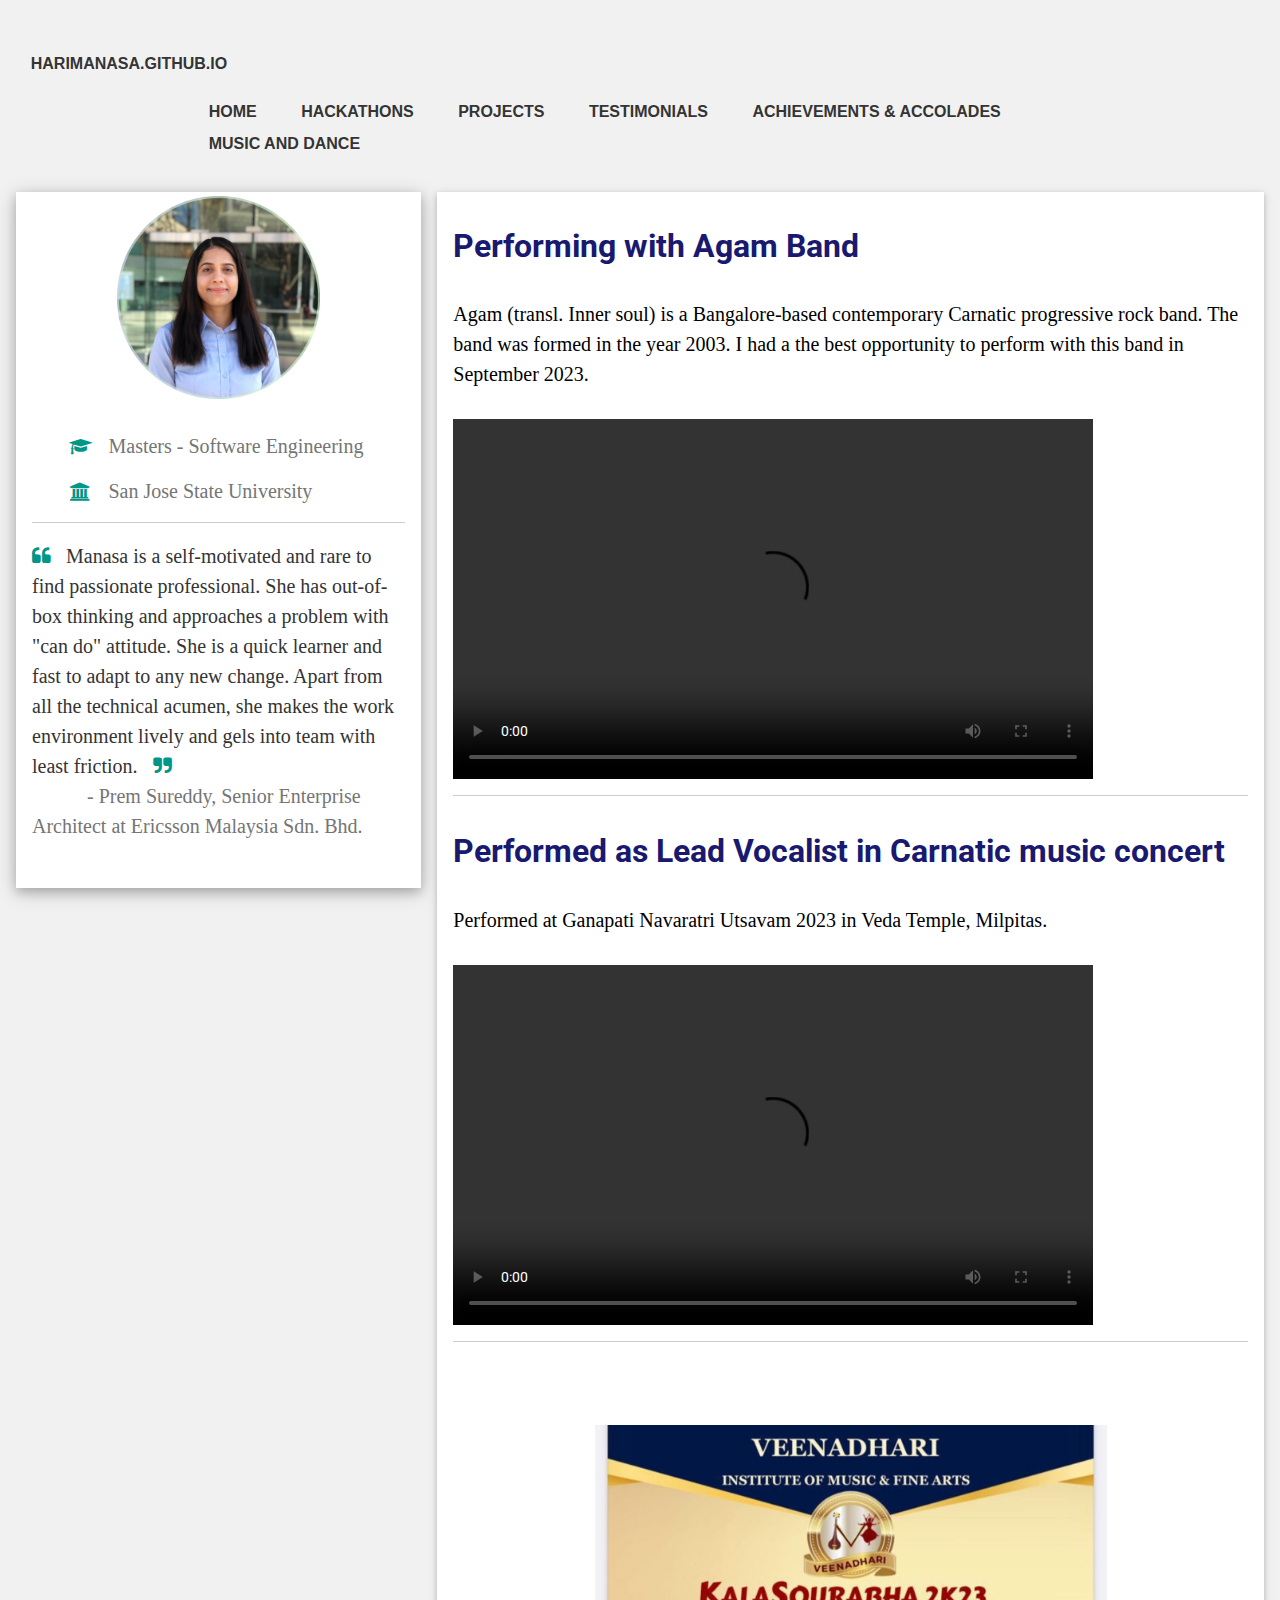
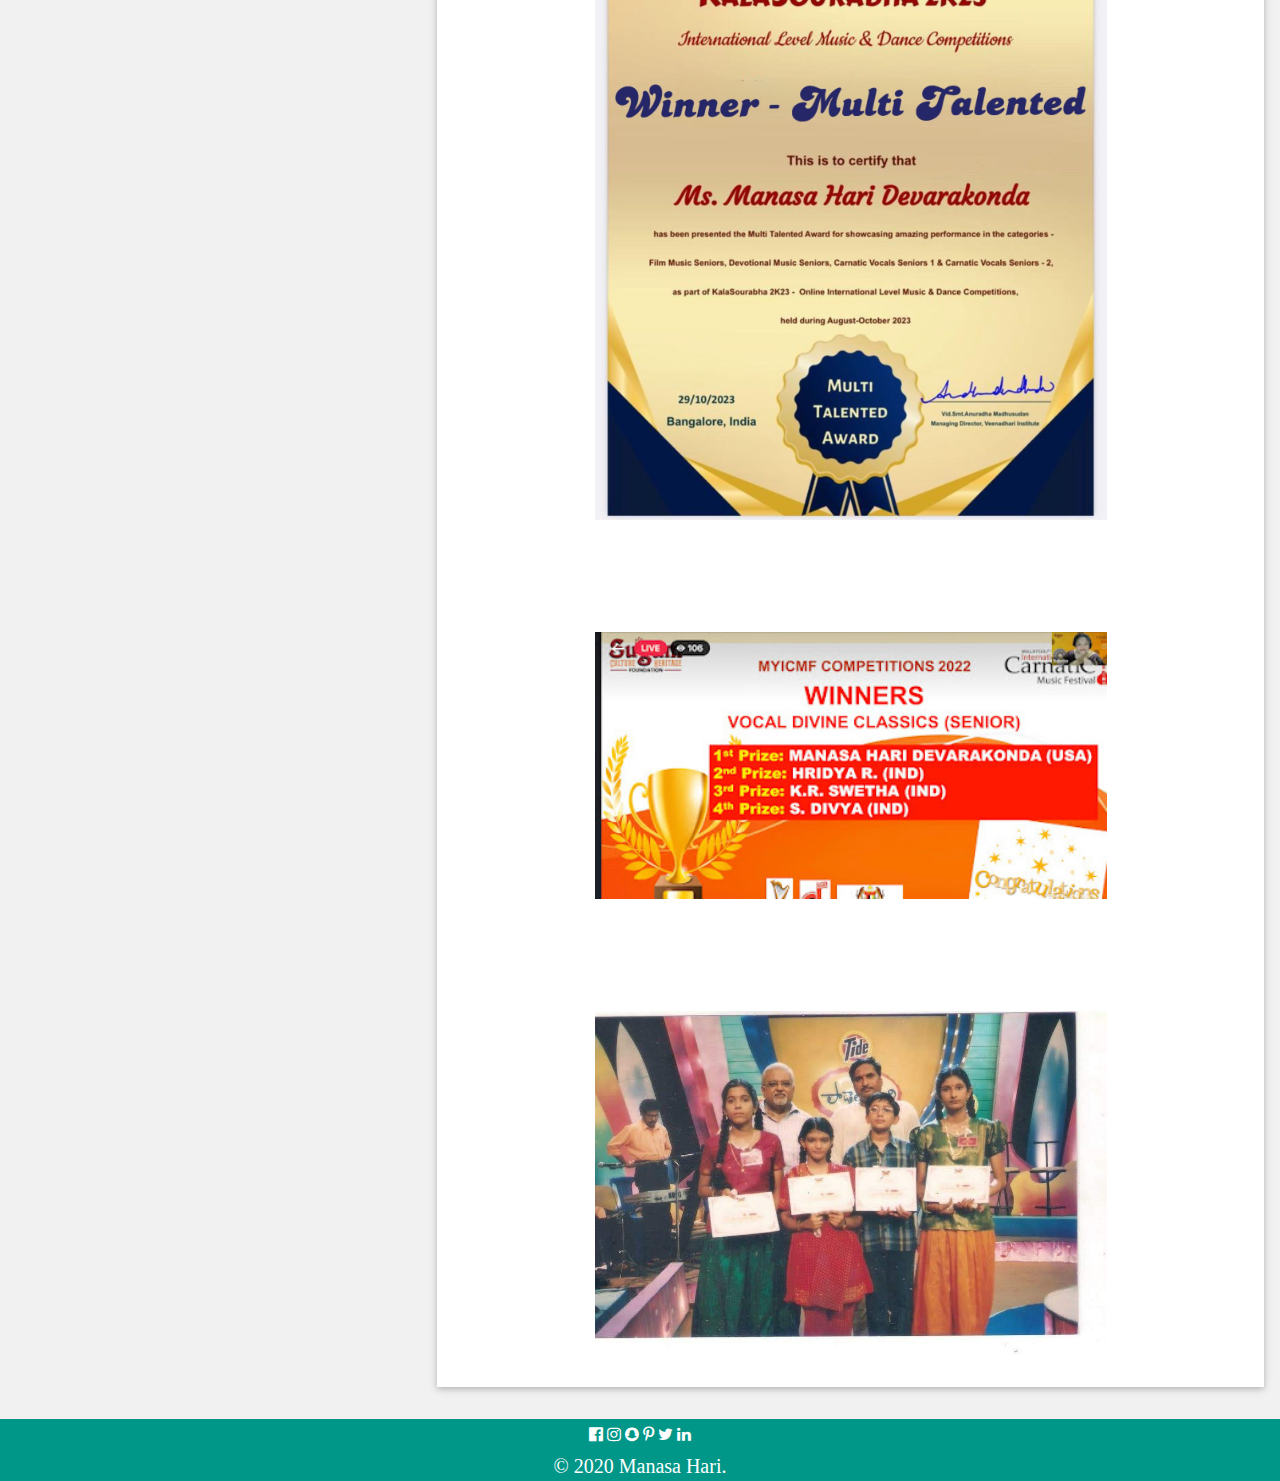
<file: pages/music.html>
<!-- <!DOCTYPE html> -->
<html>
<title>Welcome - Manasa Hari</title>
<meta charset="UTF-8">
<meta name="viewport" content="width=device-width, initial-scale=1">
<link rel="stylesheet" href="../css/main.css">
<!-- <link rel="stylesheet" href="css/nav-menu.css"> -->
<link rel="stylesheet" href="../css/timeline.css">
<link rel='stylesheet' href='https://fonts.googleapis.com/css?family=Roboto'>
<link rel="stylesheet" href="https://cdnjs.cloudflare.com/ajax/libs/font-awesome/4.7.0/css/font-awesome.min.css">
<style>
/*html,body,,,h3,h4,h5,h6 {font-family: "Roboto", sans-serif}*/

img {
            width: 40vw; /* 80% of the viewport width */
            height: auto; /* Maintain aspect ratio */
            display: block;
            margin: 0 auto; /* Center the image horizontally */
        }
{
  color:#009999;
}
A {text-decoration: none;}
li{
  margin-left: 15px;
}

</style>
<body class="main-light-grey">

<!-- Page Container -->
<div class="main-content main-margin-top" style="max-width:1400px;">

  <!-- The Grid -->
  <div class="main-row-padding">
    <div class="navigation-wrapper">
      <div class="site-name" style="margin-left: 1.8%; font-size: 16px;">
        <a href="http://harimanasa.github.io/">HARIMANASA.GITHUB.IO</a>
      </div><!-- /.site-name -->
      <div class="top-navigation" style="margin-left: 14.69%;">
        <nav role="navigation" id="site-nav" class="nav">
          <ul>   
            <li><a href="http://harimanasa.github.io/" >Home</a></li>
            <li><a href="../pages/hackathons.html" >Hackathons</a></li>
            <li><a href="../pages/projects.html" >Projects</a></li>
            <li><a href="../pages/testimonials.html" >Testimonials</a></li>
            <li><a href="../pages/achievements.html" >Achievements & Accolades</a></li>
            <li><a href="../pages/music.html" >Music And Dance</a></li>
        </ul>
        </nav>
      </div><!-- /.top-navigation -->
    </div><!-- /.navigation-wrapper -->
    <div class="main-third">

      <div class="main-white main-text-grey main-card-4">
        <div class="main-display-container">
          <img src="../images/profile.png" class="profilePicture" alt="Manasa Hari">
          <!-- <div class="main-display-bottomleft main-container main-text-black"> -->
            <!-- <>Manasa Hari</> -->
          <!-- </div> -->
        </div>
        <div class="main-container">
          <br>
          <p style="padding-left: 10%;"><i class="fa fa-graduation-cap fa-fw main-margin-right main-large main-text-teal"></i>Masters - Software Engineering</p>
          <p style="padding-left: 10%"><i class="fa fa-university fa-fw main-margin-right main-large main-text-teal"></i>San Jose State University</p>
          <hr>
          <p><i class="fa fa-quote-left" style="color: #009688"></i> &nbsp; <a href="https://www.linkedin.com/in/harimanasa/"> Manasa is a self-motivated and rare to find passionate professional. She has out-of-box thinking and approaches a problem with "can do" attitude. She is a quick learner and fast to adapt to any new change. Apart from all the technical acumen, she makes the work environment lively and gels into team with least friction. &nbsp; <i class="fa fa-quote-right" style="color: #009688"></a></i> <br> &nbsp; &nbsp; &nbsp; &nbsp; &nbsp; &nbsp;- Prem Sureddy, Senior Enterprise Architect at Ericsson Malaysia Sdn. Bhd.</p>
          <br>
        </div>
      </div><br>

    <!-- End Left Column -->
    </div>

    <!-- Right Column -->
          <div class="main-twothird">

      <div class="main-container main-card main-white main-margin-bottom">

      <div class="">
<div class="item row">
                                <a class="" href="https://www.youtube.com/watch?v=vpqrW-7l0BU" target="_blank">
                                </a>
                                <div class="">
                                    <h1><a style="color:#191970" href="https://www.youtube.com/watch?v=vpqrW-7l0BU" target="_blank">Performing with Agam Band</a></h1>
                                    <p class="mb-2">
                                    Agam (transl. Inner soul) is a Bangalore-based contemporary Carnatic progressive rock band. The band was formed in the year 2003. 
                                    I had a the best opportunity to perform with this band in September 2023.

                                    <br>
                                    <br>

                                    <video width="640" height="360" controls>
                                      <source src="https://www.youtube.com/watch?v=vpqrW-7l0BU" type="video/mp4">
                                      Manasa Hari peforms at Agam.
                                  </video>
                                    <hr>
                                                                      </p>

                                </div><!--//desc-->
                            </div><!--//item-->
            

                            <div class="item row">
                              <a class="" href="https://youtu.be/QIIAZ5SHQiA" target="_blank">
                              </a>
                              <div class="">
                                  <h1><a style="color:#191970" href="https://youtu.be/QIIAZ5SHQiA" target="_blank">Performed as Lead Vocalist in Carnatic music concert</a></h1>
                                  <p class="mb-2">
                                  Performed at Ganapati Navaratri Utsavam 2023 in Veda Temple, Milpitas.

                                  <br>
                                  <br>

                                  <video width="640" height="360" controls>
                                    <source src="https://youtu.be/QIIAZ5SHQiA" type="video/mp4">
                                    Ganapati Navaratri 2023
                                </video>
                                  <hr>
                                                                    </p>

                              </div><!--//desc-->
                          </div><!--//item-->

                                                                      
                            <div class="item row">
                              <div class="">
                                  <h1><a style="color:#993355"
                                     Winner - Multi Talented Award - Veenadhari Institute Of Music></h1>
                                  <p class="mb-2"> 
                                  <br>     
                                  <br>
                                  <img src="../images/music/veenadhari2023.jpeg" alt="Veenadhari Award">
                                  <br>
                                  </p>
                              </div></div>


                                                                        
                              <div class="item row">
                                <div class="">
                                    <h1><a style="color:#993355"
                                       Winner - MYICMF International Carnatic Music Competition></h1>
                                    <p class="mb-2"> 
                                    <br>     
                                    <br>
                                    <img src="../images/music/myicmf.jpg" alt="MYICMF">
                                    <br>
                                    </p>
                                </div></div>


                                <div class="item row">
                                  <div class="">
                                      <h1><a style="color:#993355"
                                         Winner - Padalani Undi Competition Hosted By Sri SPB></h1>
                                      <p class="mb-2"> 
                                      <br>     
                                      <br>
                                      <img src="../images/music/padalaniUndi.jpeg" alt="Padalani Undi">
                                      <br>
                                      </p>
                                  </div></div>

                            </div><!--//item-->





    <!-- End Description -->

    <!--Start - Timeline-->
</div>
</div>
</div>


    <!-- End Right Column -->
    </div>

  <!-- End Grid -->
  </div>

  <!-- End Page Container -->
</div>

<footer class="main-container main-teal main-center main-margin-top">
  <i class="fa fa-facebook-official main-hover-opacity"></i>
  <i class="fa fa-instagram main-hover-opacity"></i>
  <i class="fa fa-snapchat main-hover-opacity"></i>
  <i class="fa fa-pinterest-p main-hover-opacity"></i>
  <i class="fa fa-twitter main-hover-opacity"></i>
  <i class="fa fa-linkedin main-hover-opacity"></i>
  <p>© 2020 Manasa Hari.</p>
</footer>

</body>
</html>
</file>
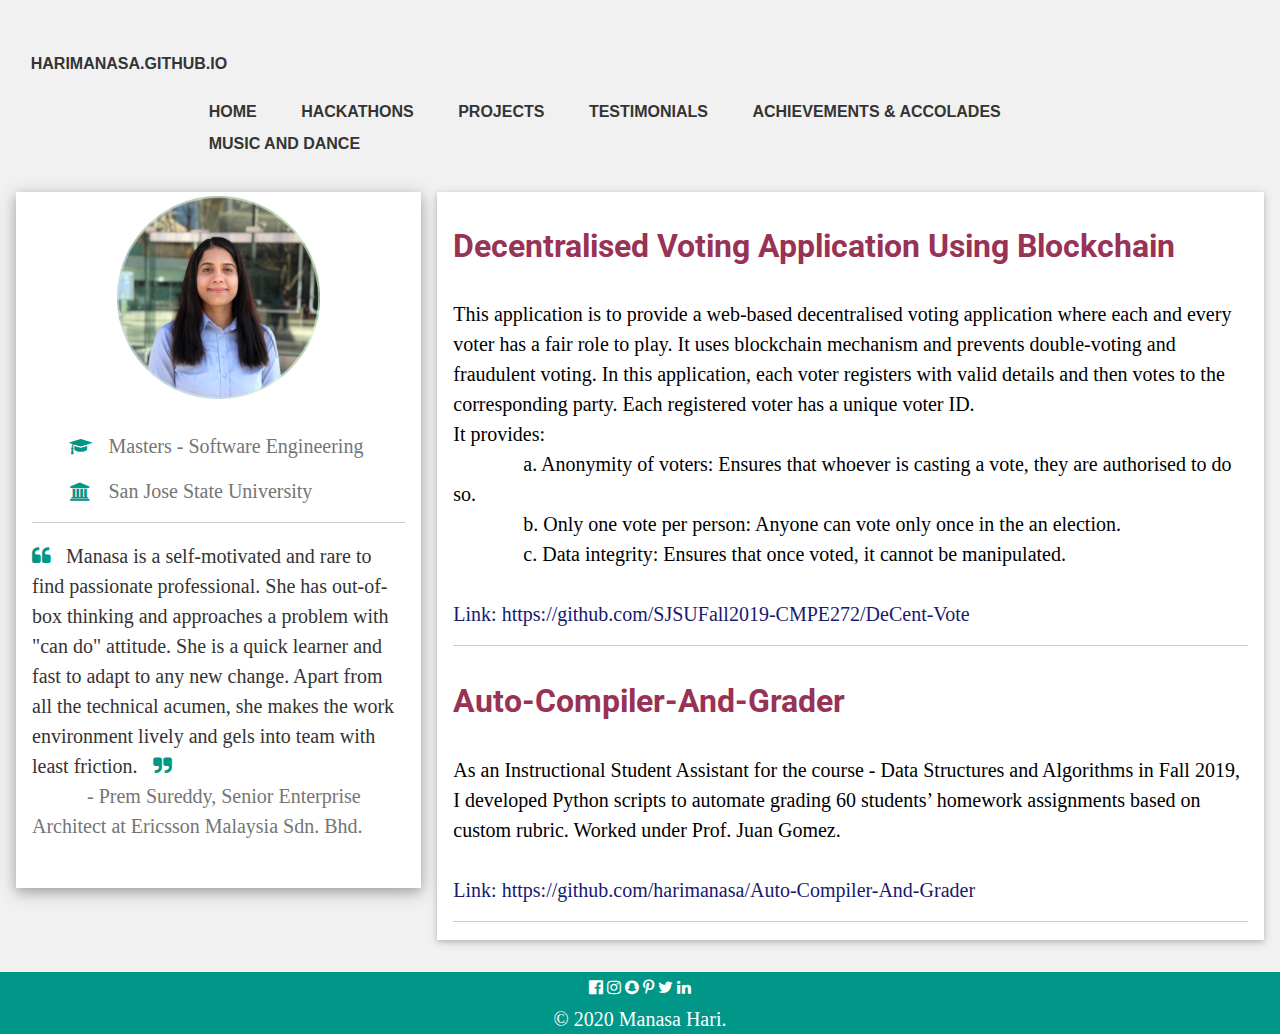
<file: pages/projects.html>
<!-- <!DOCTYPE html> -->
<html>
<title>Welcome - Manasa Hari</title>
<meta charset="UTF-8">
<meta name="viewport" content="width=device-width, initial-scale=1">
<link rel="stylesheet" href="../css/main.css">
<!-- <link rel="stylesheet" href="css/nav-menu.css"> -->
<link rel="stylesheet" href="../css/timeline.css">
<link rel='stylesheet' href='https://fonts.googleapis.com/css?family=Roboto'>
<link rel="stylesheet" href="https://cdnjs.cloudflare.com/ajax/libs/font-awesome/4.7.0/css/font-awesome.min.css">
<style>
/*html,body,,,h3,h4,h5,h6 {font-family: "Roboto", sans-serif}*/
{
  color:#009999;
}
A {text-decoration: none;}
li{
  margin-left: 15px;
}
</style>
<body class="main-light-grey">

<!-- Page Container -->
<div class="main-content main-margin-top" style="max-width:1400px;">

  <!-- The Grid -->
  <div class="main-row-padding">
    <div class="navigation-wrapper">
      <div class="site-name" style="margin-left: 1.8%; font-size: 16px;">
        <a href="http://harimanasa.github.io/">HARIMANASA.GITHUB.IO</a>
      </div><!-- /.site-name -->
      <div class="top-navigation" style="margin-left: 14.69%;">
        <nav role="navigation" id="site-nav" class="nav">
          <ul>   
            <li><a href="http://harimanasa.github.io/" >Home</a></li>
            <li><a href="../pages/hackathons.html" >Hackathons</a></li>
            <li><a href="../pages/projects.html" >Projects</a></li>
            <li><a href="../pages/testimonials.html" >Testimonials</a></li>
            <li><a href="../pages/achievements.html" >Achievements & Accolades</a></li>
            <li><a href="../pages/music.html" >Music And Dance</a></li>
        </ul>
        </nav>
      </div><!-- /.top-navigation -->
    </div><!-- /.navigation-wrapper -->
    <div class="main-third">

      <div class="main-white main-text-grey main-card-4">
        <div class="main-display-container">
          <img src="../images/profile.png" class="profilePicture" alt="Manasa Hari">
          <!-- <div class="main-display-bottomleft main-container main-text-black"> -->
            <!-- <>Manasa Hari</> -->
          <!-- </div> -->
        </div>
        <div class="main-container">
          <br>
          <p style="padding-left: 10%;"><i class="fa fa-graduation-cap fa-fw main-margin-right main-large main-text-teal"></i>Masters - Software Engineering</p>
          <p style="padding-left: 10%"><i class="fa fa-university fa-fw main-margin-right main-large main-text-teal"></i>San Jose State University</p>
          <hr>
          <p><i class="fa fa-quote-left" style="color: #009688"></i> &nbsp; <a href="https://www.linkedin.com/in/harimanasa/"> Manasa is a self-motivated and rare to find passionate professional. She has out-of-box thinking and approaches a problem with "can do" attitude. She is a quick learner and fast to adapt to any new change. Apart from all the technical acumen, she makes the work environment lively and gels into team with least friction. &nbsp; <i class="fa fa-quote-right" style="color: #009688"></a></i> <br> &nbsp; &nbsp; &nbsp; &nbsp; &nbsp; &nbsp;- Prem Sureddy, Senior Enterprise Architect at Ericsson Malaysia Sdn. Bhd.</p>
          <br>
        </div>
      </div><br>

    <!-- End Left Column -->
    </div>

    <!-- Right Column -->
          <div class="main-twothird">

      <div class="main-container main-card main-white main-margin-bottom">

      <div class="">
<div class="item row">
                                <a class="" href="https://github.com/harimanasa/RunForIt---DeveloperWeek-Hackathon" target="_blank">
                                </a>
                                <div class="">
                                    <h1><a style="color:#993355" href="https://github.com/SJSUFall2019-CMPE272/DeCent-Vote" target="_blank">Decentralised Voting Application Using Blockchain</a></h1>
                                    <p class="mb-2">
                                    This application is to provide a web-based decentralised voting application where each and every voter has a fair role to play. It uses blockchain mechanism and prevents double-voting and fraudulent voting. In this application, each voter registers with valid details and then votes to the corresponding party. Each registered voter has a unique voter ID.

                                    <br>
                                    It provides:<br>&nbsp;&nbsp; &nbsp; &nbsp;  &nbsp;&nbsp; &nbsp; &nbsp;
                                    a. Anonymity of voters: Ensures that whoever is casting a vote, they are authorised to do so.<br>&nbsp;&nbsp; &nbsp; &nbsp; &nbsp;&nbsp; &nbsp; &nbsp;
                                    b. Only one vote per person: Anyone can vote only once in the an election.<br>&nbsp;&nbsp; &nbsp; &nbsp; &nbsp;&nbsp; &nbsp; &nbsp;
                                    c. Data integrity: Ensures that once voted, it cannot be manipulated.<br>
                                    <br>

                                    <span style="color:#191970"> Link: </span>
                                    <a style="color:#191970" href="https://github.com/SJSUFall2019-CMPE272/DeCent-Vote" target="_blank">https://github.com/SJSUFall2019-CMPE272/DeCent-Vote</a>
                                    <hr>
                                                                      </p>

                                </div><!--//desc-->
                            </div><!--//item-->


                                <div class="">
                                    <h1><a style="color:#993355" href="https://github.com/harimanasa/Auto-Compiler-And-Grader" target="_blank">Auto-Compiler-And-Grader
</a></h1>
                                    <p class="mb-2">
                                    As an Instructional Student Assistant for the course - Data Structures and Algorithms in Fall 2019, I developed Python scripts to automate grading 60 students’ homework assignments based on custom rubric. Worked under Prof. Juan Gomez.
                                    <br><br>
                                    <span style="color:#191970"> Link: </span>
                                    <a style="color:#191970" href="https://github.com/harimanasa/Auto-Compiler-And-Grader" target="_blank">https://github.com/harimanasa/Auto-Compiler-And-Grader</a>


                                  <hr>
                                                                      </p>

                                </div><!--//desc-->
                            </div><!--//item-->





    <!-- End Description -->

    <!--Start - Timeline-->
</div>
</div>
</div>


    <!-- End Right Column -->
    </div>

  <!-- End Grid -->
  </div>

  <!-- End Page Container -->
</div>

<footer class="main-container main-teal main-center main-margin-top">
  <i class="fa fa-facebook-official main-hover-opacity"></i>
  <i class="fa fa-instagram main-hover-opacity"></i>
  <i class="fa fa-snapchat main-hover-opacity"></i>
  <i class="fa fa-pinterest-p main-hover-opacity"></i>
  <i class="fa fa-twitter main-hover-opacity"></i>
  <i class="fa fa-linkedin main-hover-opacity"></i>
  <p>© 2020 Manasa Hari.</p>
</footer>

</body>
</html>
</file>
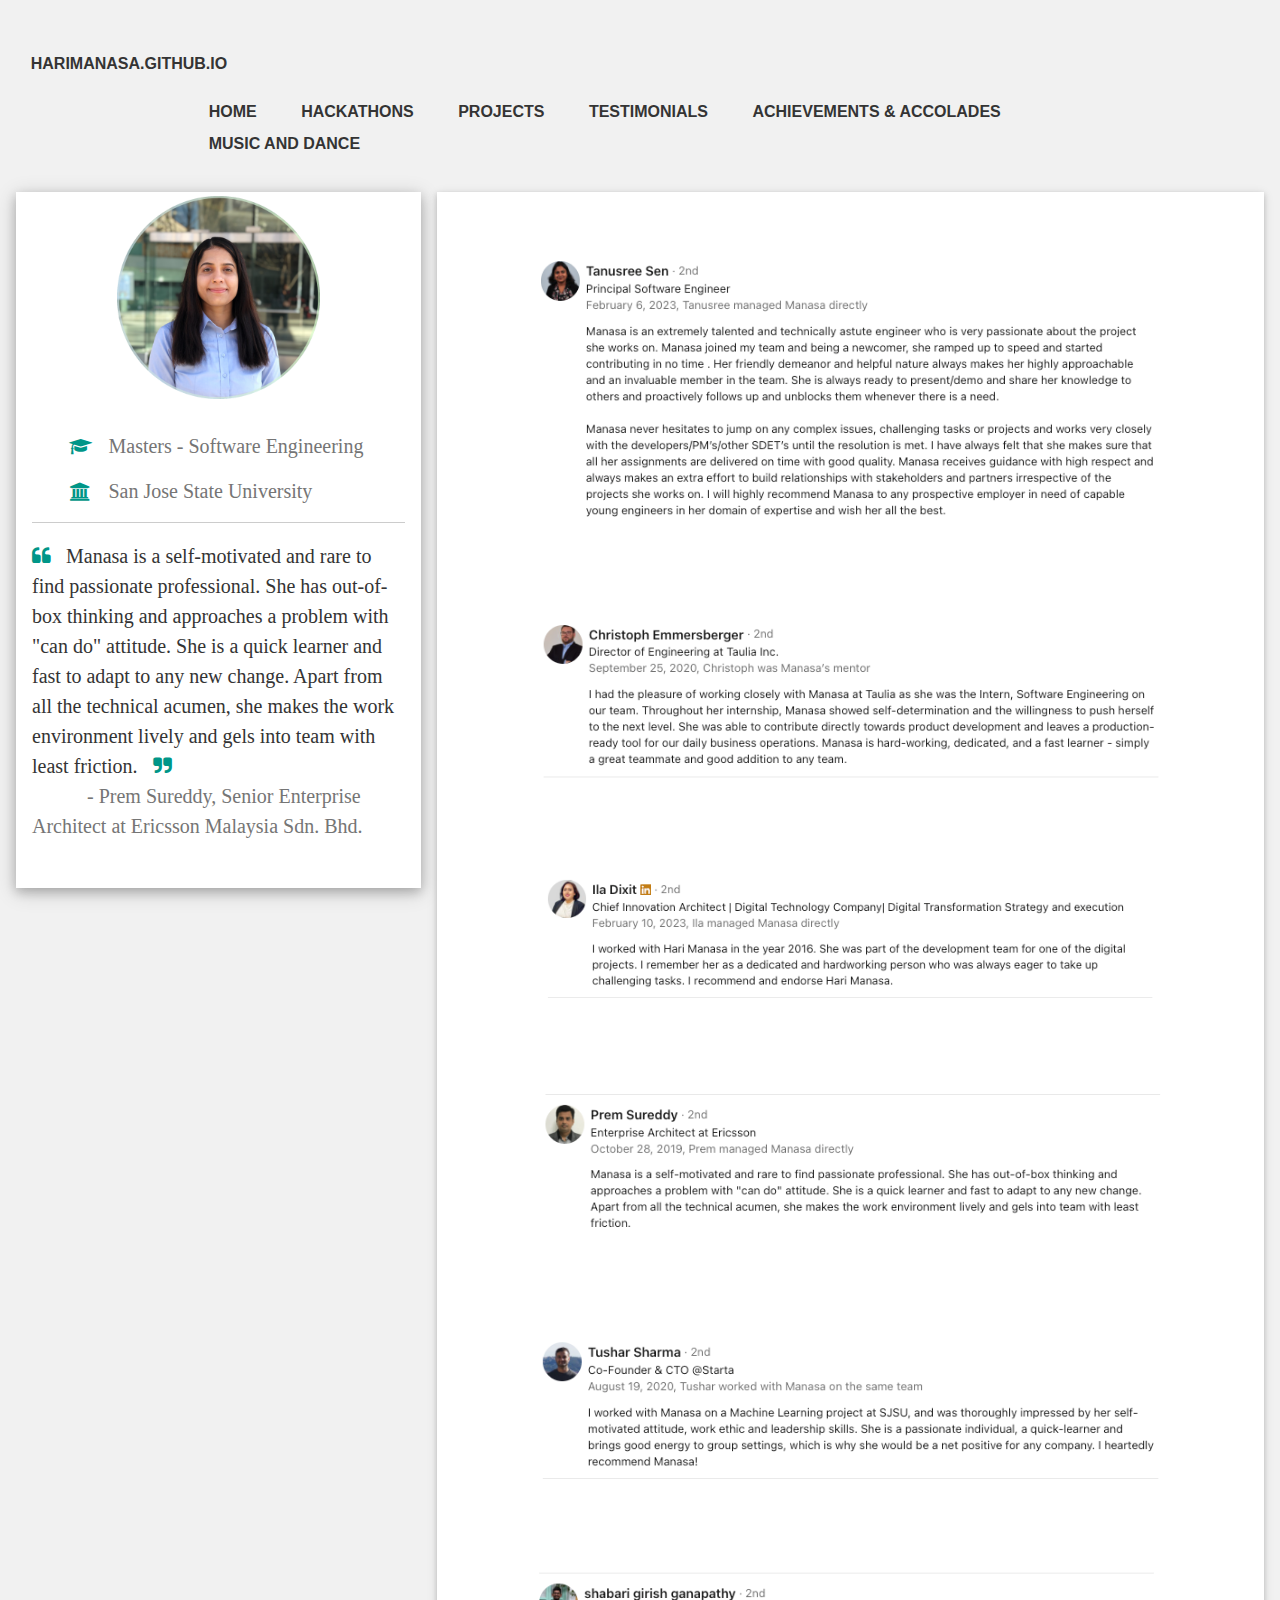
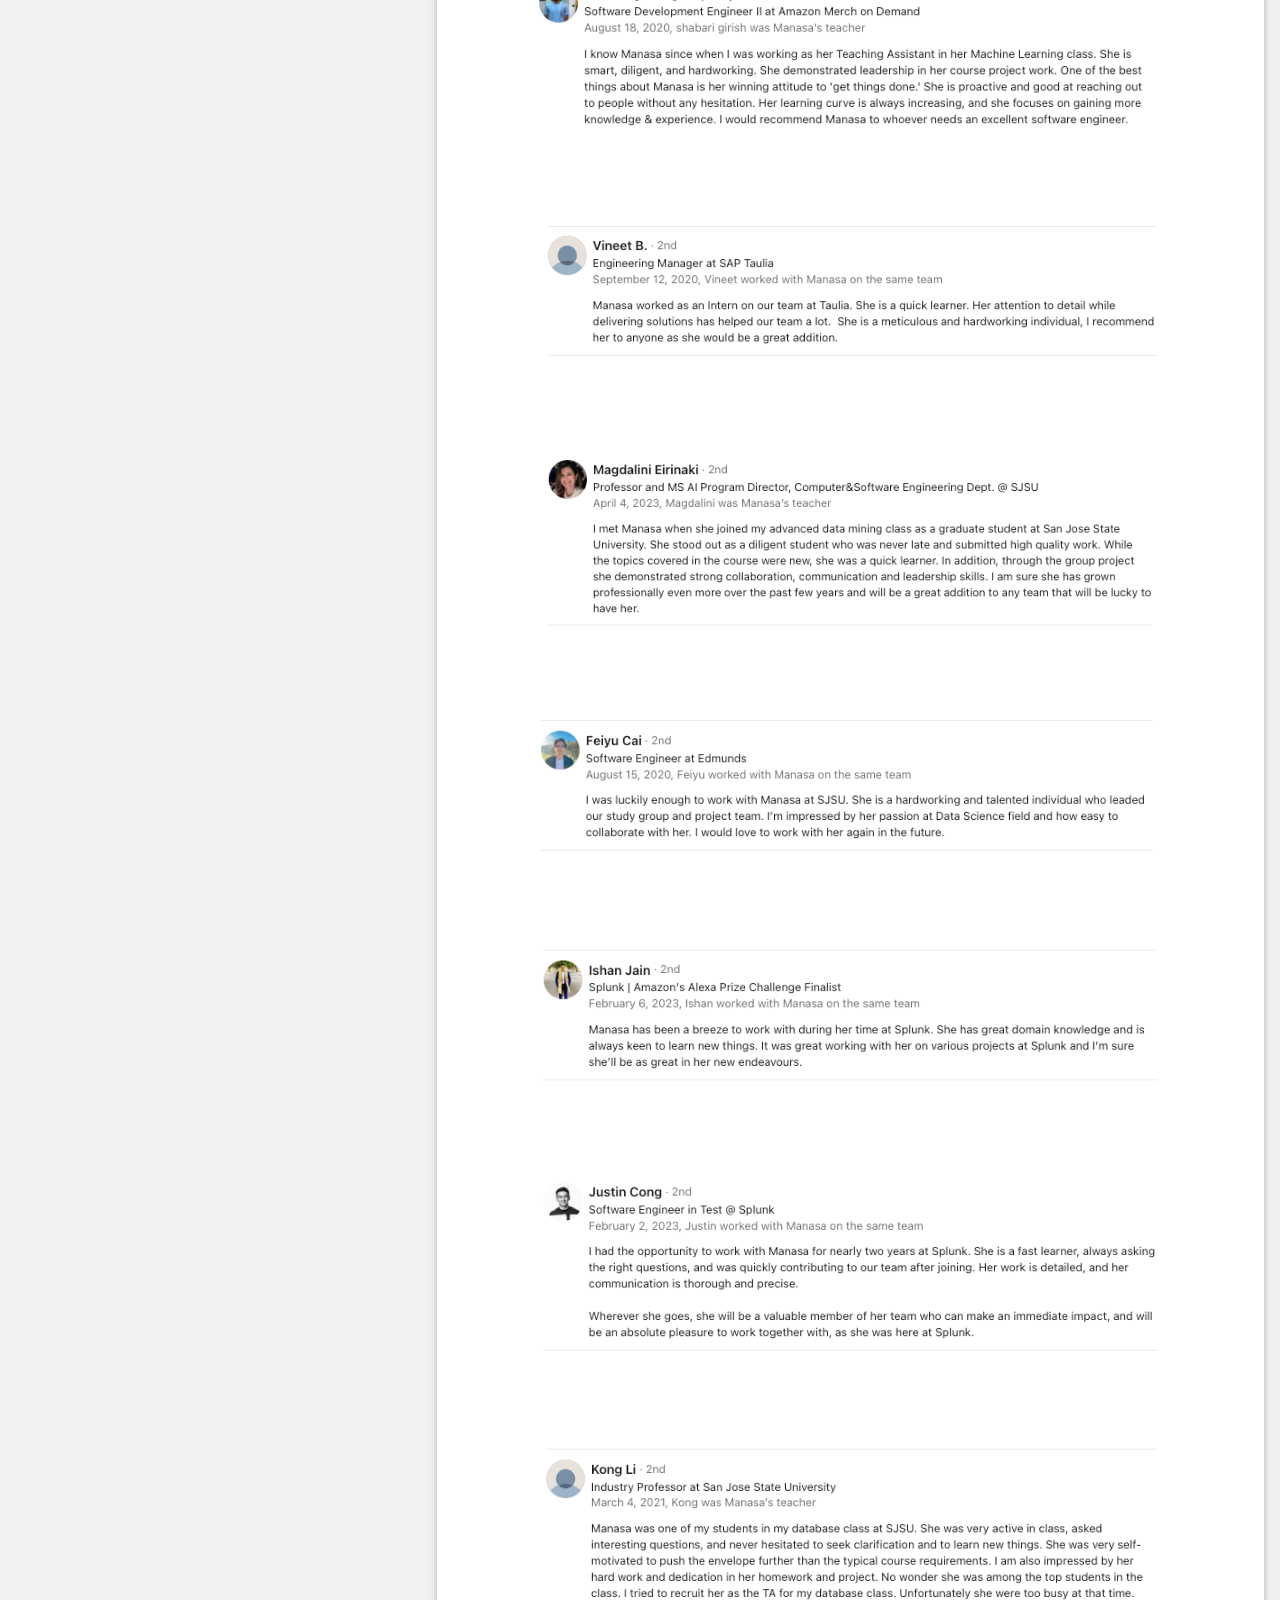
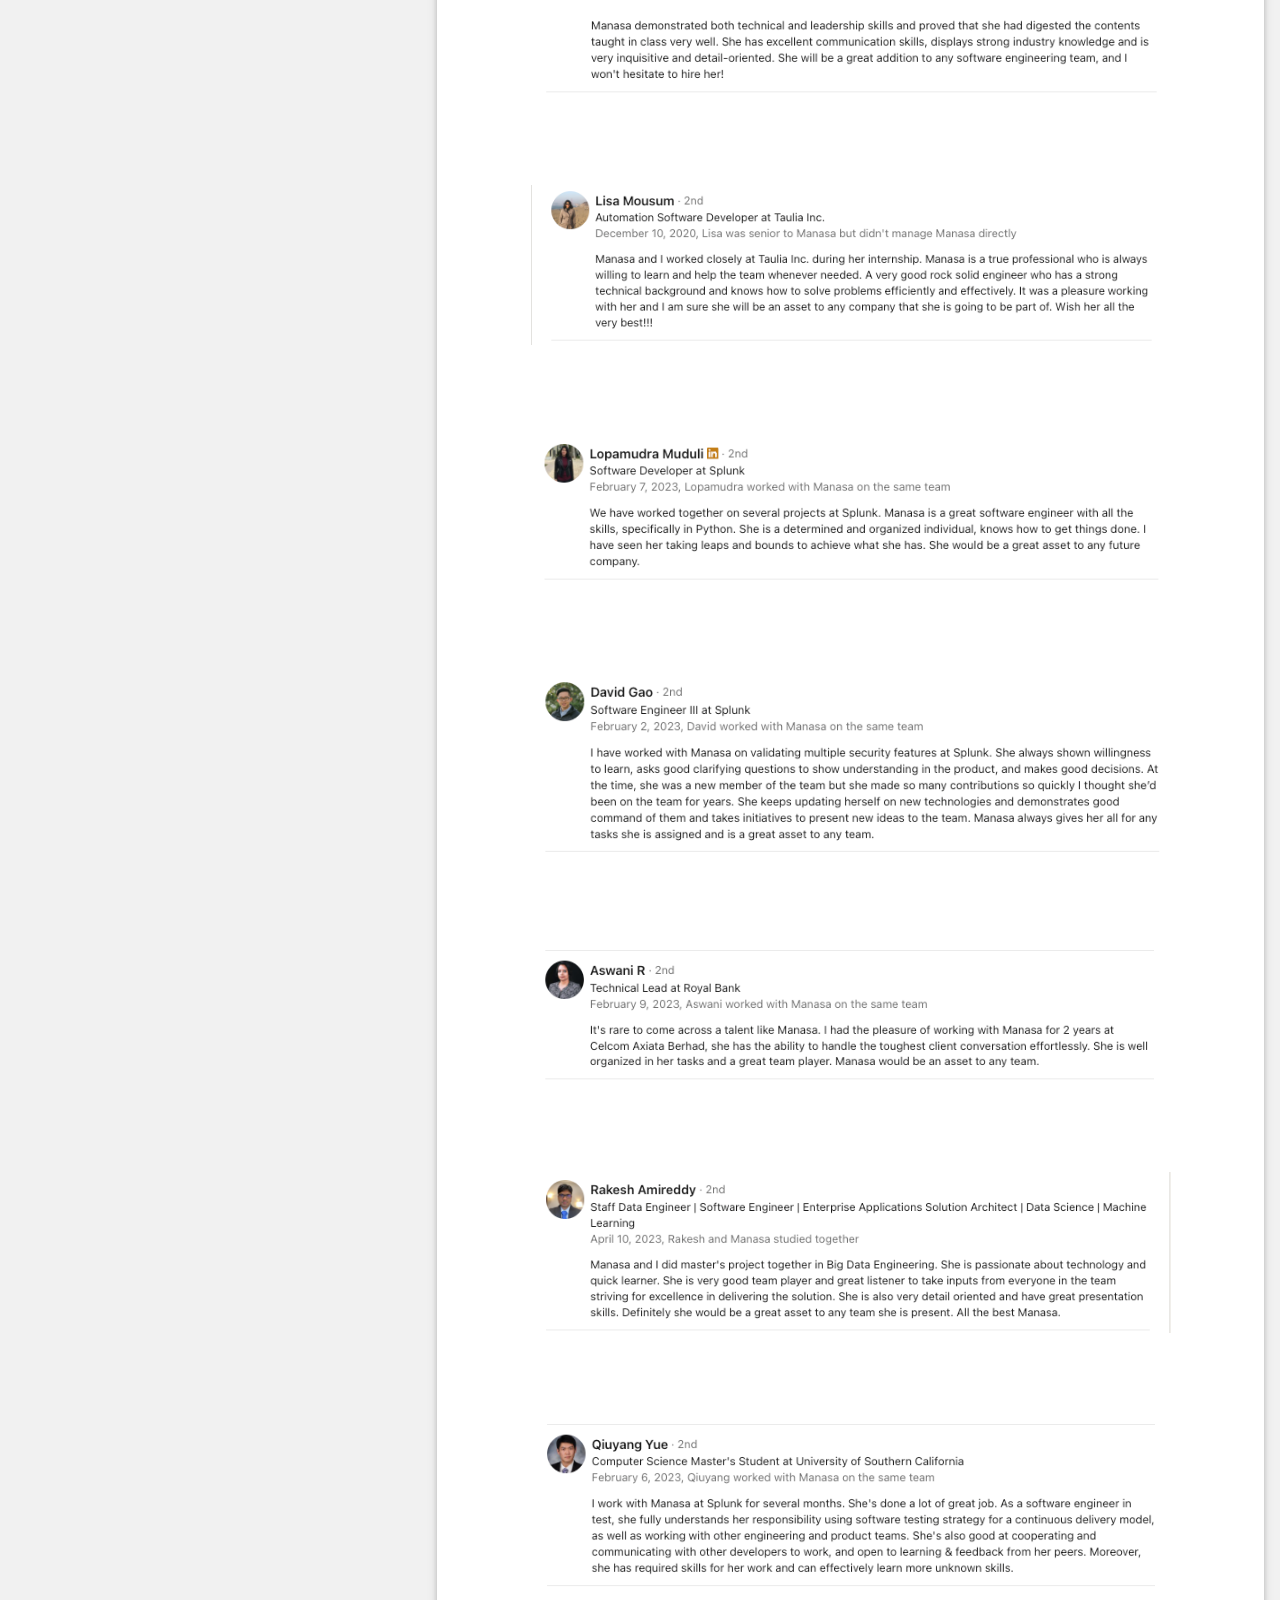
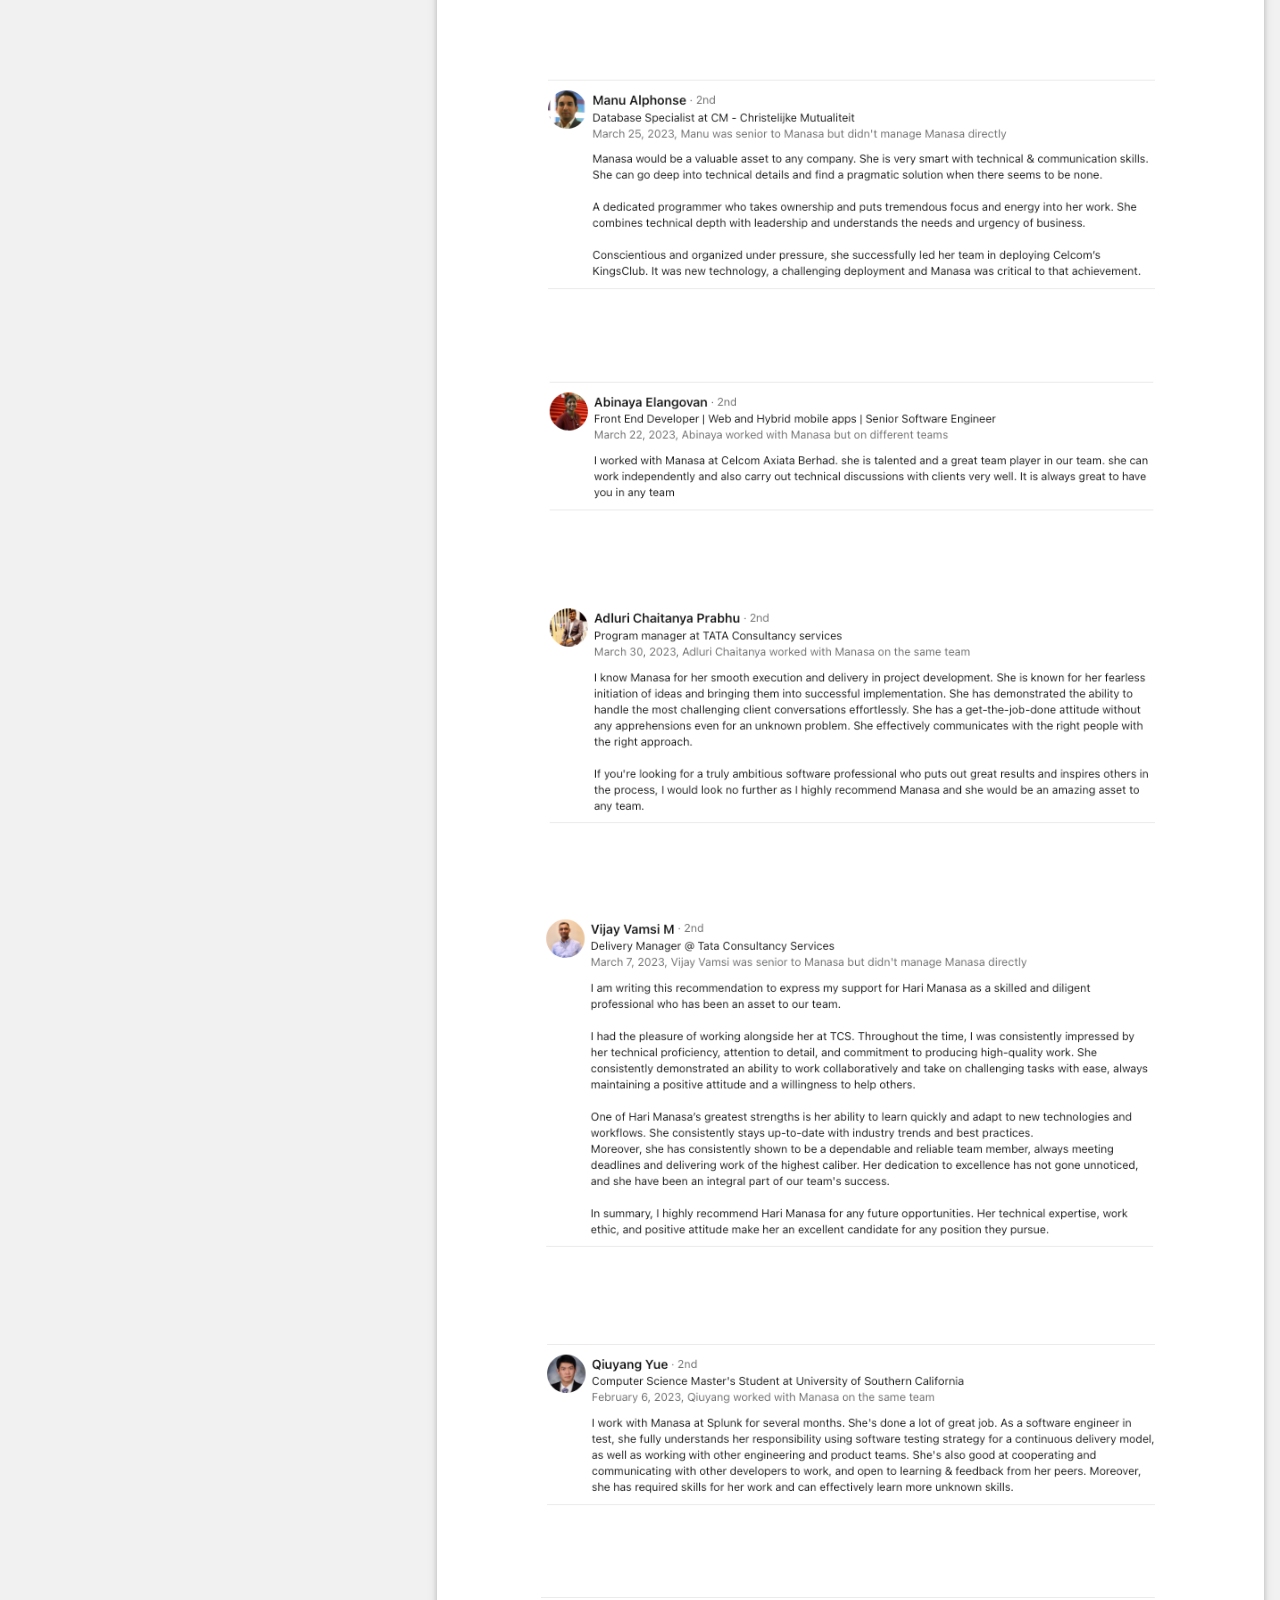
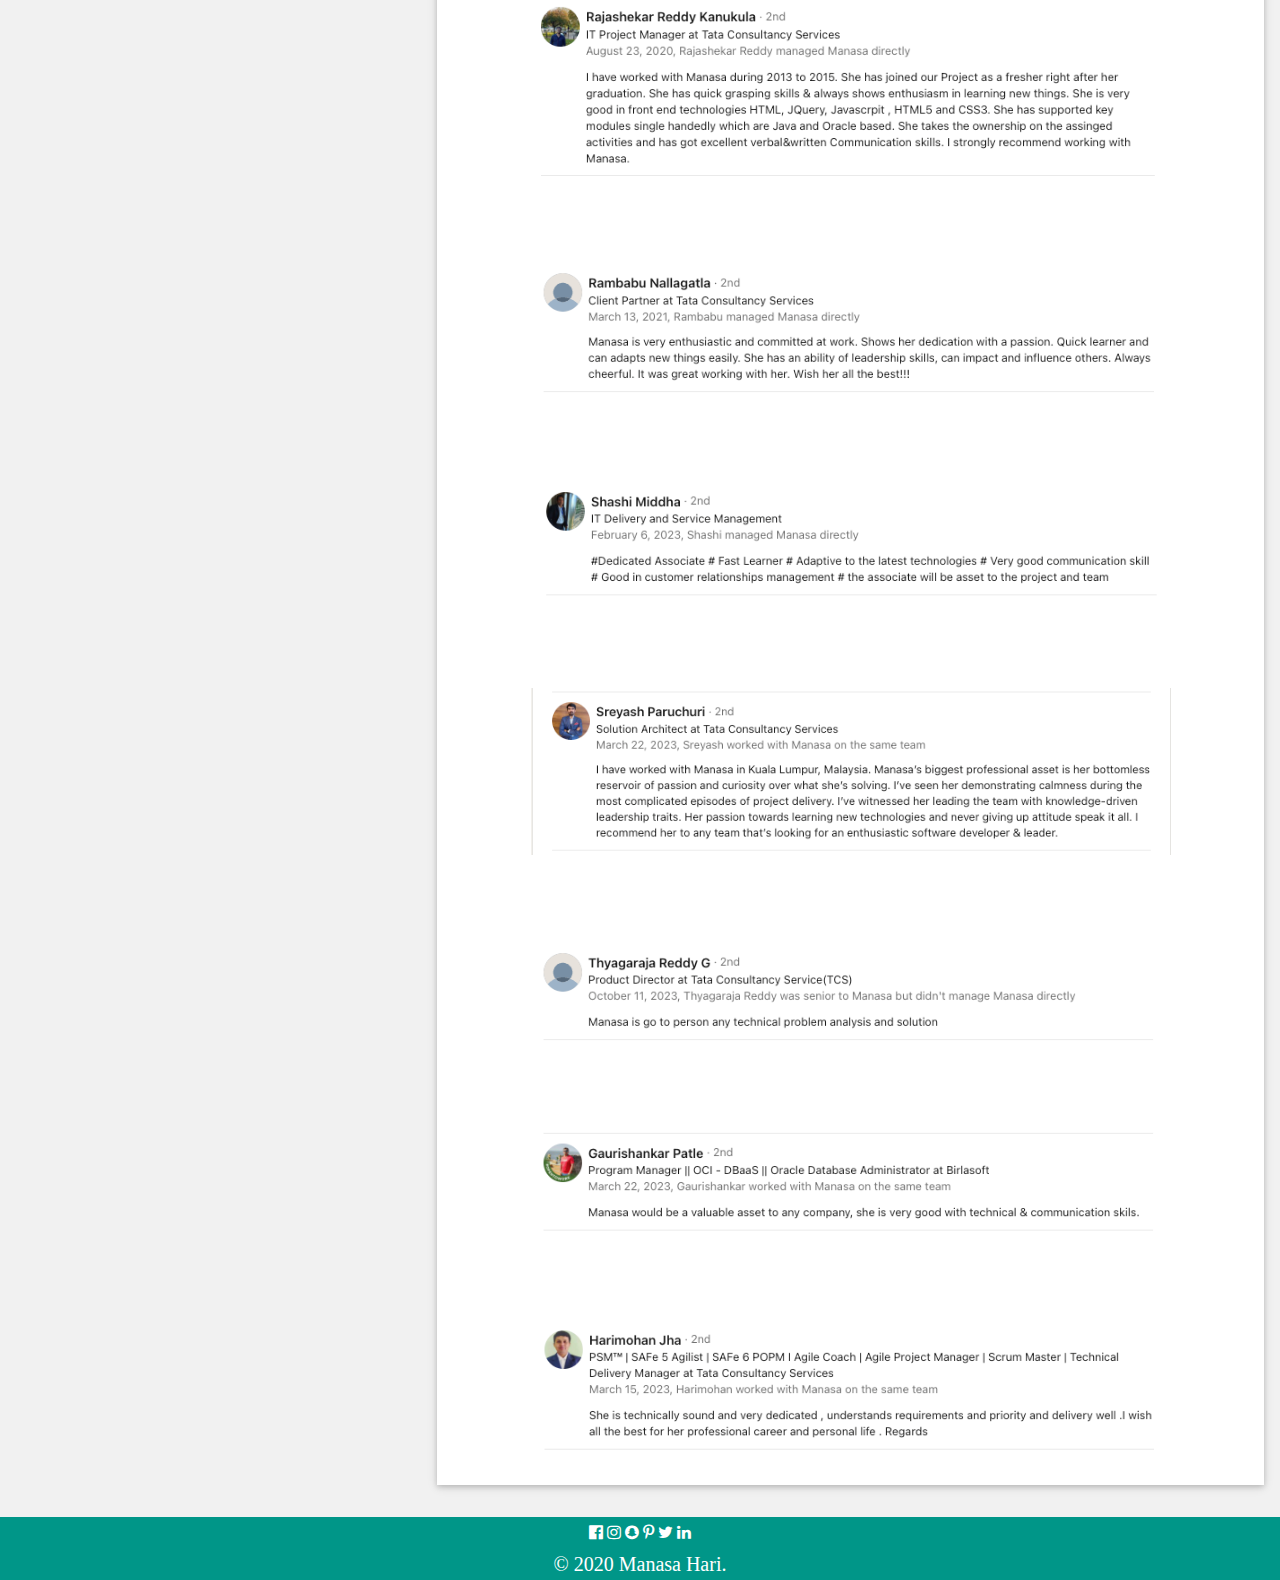
<file: pages/testimonials.html>
<!-- <!DOCTYPE html> -->
<html>
<title>Welcome - Manasa Hari</title>
<meta charset="UTF-8">
<meta name="viewport" content="width=device-width, initial-scale=1">
<link rel="stylesheet" href="../css/main.css">
<!-- <link rel="stylesheet" href="css/nav-menu.css"> -->
<link rel="stylesheet" href="../css/timeline.css">
<link rel='stylesheet' href='https://fonts.googleapis.com/css?family=Roboto'>
<link rel="stylesheet" href="https://cdnjs.cloudflare.com/ajax/libs/font-awesome/4.7.0/css/font-awesome.min.css">
<style>
  /*html,body,,,h3,h4,h5,h6 {font-family: "Roboto", sans-serif}*/

  img {
    width: 50vw;
    /* 80% of the viewport width */
    height: auto;
    /* Maintain aspect ratio */
    display: block;
    margin: 0 auto;
    /* Center the image horizontally */
  }

    {
    color: #009999;
  }

  A {
    text-decoration: none;
  }

  li {
    margin-left: 15px;
  }
</style>

<body class="main-light-grey">

  <!-- Page Container -->
  <div class="main-content main-margin-top" style="max-width:1400px;">

    <!-- The Grid -->
    <div class="main-row-padding">
      <div class="navigation-wrapper">
        <div class="site-name" style="margin-left: 1.8%; font-size: 16px;">
          <a href="http://harimanasa.github.io/">HARIMANASA.GITHUB.IO</a>
        </div><!-- /.site-name -->
        <div class="top-navigation" style="margin-left: 14.69%;">
          <nav role="navigation" id="site-nav" class="nav">
            <ul>
              <li><a href="http://harimanasa.github.io/">Home</a></li>
              <li><a href="../pages/hackathons.html">Hackathons</a></li>
              <li><a href="../pages/projects.html">Projects</a></li>
              <li><a href="../pages/testimonials.html">Testimonials</a></li>
              <li><a href="../pages/achievements.html">Achievements & Accolades</a></li>
              <li><a href="../pages/music.html">Music And Dance</a></li>
            </ul>
          </nav>
        </div><!-- /.top-navigation -->
      </div><!-- /.navigation-wrapper -->
      <div class="main-third">

        <div class="main-white main-text-grey main-card-4">
          <div class="main-display-container">
            <img src="../images/profile.png" class="profilePicture" alt="Manasa Hari">
            <!-- <div class="main-display-bottomleft main-container main-text-black"> -->
            <!-- <>Manasa Hari</> -->
            <!-- </div> -->
          </div>
          <div class="main-container">
            <br>
            <p style="padding-left: 10%;"><i
                class="fa fa-graduation-cap fa-fw main-margin-right main-large main-text-teal"></i>Masters - Software
              Engineering</p>
            <p style="padding-left: 10%"><i
                class="fa fa-university fa-fw main-margin-right main-large main-text-teal"></i>San Jose State University
            </p>
            <hr>
            <p><i class="fa fa-quote-left" style="color: #009688"></i> &nbsp; <a
                href="https://www.linkedin.com/in/harimanasa/"> Manasa is a self-motivated and rare to find passionate
                professional. She has out-of-box thinking and approaches a problem with "can do" attitude. She is a
                quick learner and fast to adapt to any new change. Apart from all the technical acumen, she makes the
                work environment lively and gels into team with least friction. &nbsp; <i class="fa fa-quote-right"
                  style="color: #009688"></a></i> <br> &nbsp; &nbsp; &nbsp; &nbsp; &nbsp; &nbsp;- Prem Sureddy, Senior
              Enterprise Architect at Ericsson Malaysia Sdn. Bhd.</p>
            <br>
          </div>
        </div><br>

        <!-- End Left Column -->
      </div>

      <!-- Right Column -->
      <div class="main-twothird">

        <div class="main-container main-card main-white main-margin-bottom">

          <div class="">

            <div class="item row">
              <div class="">
                <p class="mb-2">
                  <br>
                  <br>
                  <img src="../images/testimonials/tanusree.png">
                  <br>
                </p>
              </div>
            </div>
            <div class="item row">
              <div class="">
                <p class="mb-2">
                  <br>
                  <br>
                  <img src="../images/testimonials/christoph.png">
                  <br>
                </p>
              </div>
            </div>

            <div class="item row">
              <div class="">
                <p class="mb-2">
                  <br>
                  <br>
                  <img src="../images/testimonials/Ila.png">
                  <br>
                </p>
              </div>
            </div>

            <div class="item row">
              <div class="">
                <p class="mb-2">
                  <br>
                  <br>
                  <img src="../images/testimonials/premsureddy.png">
                  <br>
                </p>
              </div>
            </div>

            <div class="item row">
              <div class="">
                <p class="mb-2">
                  <br>
                  <br>
                  <img src="../images/testimonials/tushar.png">
                  <br>
                </p>
              </div>
            </div>


            <div class="item row">
              <div class="">
                <p class="mb-2">
                  <br>
                  <br>
                  <img src="../images/testimonials/shabari.png">
                  <br>
                </p>
              </div>
            </div>

            <div class="item row">
              <div class="">
                <p class="mb-2">
                  <br>
                  <br>
                  <img src="../images/testimonials/vineet.png">
                  <br>
                </p>
              </div>
            </div>


            <div class="item row">
              <div class="">
                <p class="mb-2">
                  <br>
                  <br>
                  <img src="../images/testimonials/erinaki.png">
                  <br>
                </p>
              </div>
            </div>

            <div class="item row">
              <div class="">
                <p class="mb-2">
                  <br>
                  <br>
                  <img src="../images/testimonials/feiyu.png">
                  <br>
                </p>
              </div>
            </div>

            <div class="item row">
              <div class="">
                <p class="mb-2">
                  <br>
                  <br>
                  <img src="../images/testimonials/ishan.png">
                  <br>
                </p>
              </div>
            </div>

            <div class="item row">
              <div class="">
                <p class="mb-2">
                  <br>
                  <br>
                  <img src="../images/testimonials/justincong.png">
                  <br>
                </p>
              </div>
            </div>

            <div class="item row">
              <div class="">
                <p class="mb-2">
                  <br>
                  <br>
                  <img src="../images/testimonials/kongli.png">
                  <br>
                </p>
              </div>
            </div>

            <div class="item row">
              <div class="">
                <p class="mb-2">
                  <br>
                  <br>
                  <img src="../images/testimonials/lisa.png">
                  <br>
                </p>
              </div>
            </div>
            <div class="item row">
              <div class="">
                <p class="mb-2">
                  <br>
                  <br>
                  <img src="../images/testimonials/lopa.png">
                  <br>
                </p>
              </div>
            </div>




            <div class="item row">
              <div class="">
                <p class="mb-2">
                  <br>
                  <br>
                  <img src="../images/testimonials/david.png">
                  <br>
                </p>
              </div>
            </div>


            <div class="item row">
              <div class="">
                <p class="mb-2">
                  <br>
                  <br>
                  <img src="../images/testimonials/aswani.png">
                  <br>
                </p>
              </div>
            </div>

            <div class="item row">
              <div class="">
                <p class="mb-2">
                  <br>
                  <br>
                  <img src="../images/testimonials/rakesh.png">
                  <br>
                </p>
              </div>
            </div>


            <div class="item row">
              <div class="">
                <p class="mb-2">
                  <br>
                  <br>
                  <img src="../images/testimonials/qiyang.png">
                  <br>
                </p>
              </div>
            </div>


            <div class="item row">
              <div class="">
                <p class="mb-2">
                  <br>
                  <br>
                  <img src="../images/testimonials/manu.png">
                  <br>
                </p>
              </div>
            </div>

            <div class="item row">
              <div class="">
                <p class="mb-2">
                  <br>
                  <br>
                  <img src="../images/testimonials/abinaya.png">
                  <br>
                </p>
              </div>
            </div>

            <div class="item row">
              <div class="">
                <p class="mb-2">
                  <br>
                  <br>
                  <img src="../images/testimonials/chaitanyaPrabhu.png">
                  <br>
                </p>
              </div>
            </div>

            <div class="item row">
              <div class="">
                <p class="mb-2">
                  <br>
                  <br>
                  <img src="../images/testimonials/vijayvamsi.png">
                  <br>
                </p>
              </div>
            </div>


            <div class="item row">
              <div class="">
                <p class="mb-2">
                  <br>
                  <br>
                  <img src="../images/testimonials/qiyang.png">
                  <br>
                </p>
              </div>
            </div>

            <div class="item row">
              <div class="">
                <p class="mb-2">
                  <br>
                  <br>
                  <img src="../images/testimonials/rajasekharReddy.png">
                  <br>
                </p>
              </div>
            </div>

            <div class="item row">
              <div class="">
                <p class="mb-2">
                  <br>
                  <br>
                  <img src="../images/testimonials/rambabu.png">
                  <br>
                </p>
              </div>
            </div>


            <div class="item row">
              <div class="">
                <p class="mb-2">
                  <br>
                  <br>
                  <img src="../images/testimonials/shashi.png">
                  <br>
                </p>
              </div>
            </div>

            <div class="item row">
              <div class="">
                <p class="mb-2">
                  <br>
                  <br>
                  <img src="../images/testimonials/sreyash.png">
                  <br>
                </p>
              </div>
            </div>


            <div class="item row">
              <div class="">
                <p class="mb-2">
                  <br>
                  <br>
                  <img src="../images/testimonials/tyag.png">
                  <br>
                </p>
              </div>
            </div>


            <div class="item row">
              <div class="">
                <p class="mb-2">
                  <br>
                  <br>
                  <img src="../images/testimonials/gaurishankar.png">
                  <br>
                </p>
              </div>
            </div>


            <div class="item row">
              <div class="">
                <p class="mb-2">
                  <br>
                  <br>
                  <img src="../images/testimonials/harimohan.png">
                  <br>
                </p>
              </div>
            </div>

          </div><!--//item-->





          <!-- End Description -->

          <!--Start - Timeline-->
        </div>
      </div>
    </div>


    <!-- End Right Column -->
  </div>

  <!-- End Grid -->
  </div>

  <!-- End Page Container -->
  </div>

  <footer class="main-container main-teal main-center main-margin-top">
    <i class="fa fa-facebook-official main-hover-opacity"></i>
    <i class="fa fa-instagram main-hover-opacity"></i>
    <i class="fa fa-snapchat main-hover-opacity"></i>
    <i class="fa fa-pinterest-p main-hover-opacity"></i>
    <i class="fa fa-twitter main-hover-opacity"></i>
    <i class="fa fa-linkedin main-hover-opacity"></i>
    <p>© 2020 Manasa Hari.</p>
  </footer>

</body>

</html>
</file>
<file: css/main.css>
/* Added by Manasa on 1st March 2020 */
p {
  font-family: Georgia;
  font-size: 20px;
}

.section .heading {
  margin-top: 0;
  margin-bottom: 30px;
  color: #545e69;
  font-size: 24px;
}
.section {
  margin-bottom: 30px;
}

.section .section-inner {
  background: #fff;
  padding: 30px;
}

.profilePicture {
  display: block;
  margin-left: auto;
  padding-top: 1%;
  margin-right: auto;
  width: 50%;
}

.belowProfile{
  display: block;
  margin-left: auto;
  margin-right: auto;
}

/* main.CSS 4.13 June 2019 by Jan Egil and Borge Refsnes */
html{box-sizing:border-box}*,*:before,*:after{box-sizing:inherit}
/* Extract from normalize.css by Nicolas Gallagher and Jonathan Neal git.io/normalize */
html{-ms-text-size-adjust:100%;-webkit-text-size-adjust:100%}body{margin:0}
article,aside,details,figcaption,figure,footer,header,main,menu,nav,section{display:block}summary{display:list-item}
audio,canvas,progress,video{display:inline-block}progress{vertical-align:baseline}
audio:not([controls]){display:none;height:0}[hidden],template{display:none}
a{background-color:transparent}a:active,a:hover{outline-width:0}
abbr[title]{border-bottom:none;text-decoration:underline;text-decoration:underline dotted}
b,strong{font-weight:bolder}dfn{font-style:italic}mark{background:#ff0;color:#000}
small{font-size:80%}sub,sup{font-size:75%;line-height:0;position:relative;vertical-align:baseline}
sub{bottom:-0.25em}sup{top:-0.5em}figure{margin:1em 40px}img{border-style:none}
code,kbd,pre,samp{font-family:monospace,monospace;font-size:1em}hr{box-sizing:content-box;height:0;overflow:visible}
button,input,select,textarea,optgroup{font:inherit;margin:0}optgroup{font-weight:bold}
button,input{overflow:visible}button,select{text-transform:none}
button,[type=button],[type=reset],[type=submit]{-webkit-appearance:button}
button::-moz-focus-inner,[type=button]::-moz-focus-inner,[type=reset]::-moz-focus-inner,[type=submit]::-moz-focus-inner{border-style:none;padding:0}
button:-moz-focusring,[type=button]:-moz-focusring,[type=reset]:-moz-focusring,[type=submit]:-moz-focusring{outline:1px dotted ButtonText}
fieldset{border:1px solid #c0c0c0;margin:0 2px;padding:.35em .625em .75em}
legend{color:inherit;display:table;max-width:100%;padding:0;white-space:normal}textarea{overflow:auto}
[type=checkbox],[type=radio]{padding:0}
[type=number]::-webkit-inner-spin-button,[type=number]::-webkit-outer-spin-button{height:auto}
[type=search]{-webkit-appearance:textfield;outline-offset:-2px}
[type=search]::-webkit-search-decoration{-webkit-appearance:none}
::-webkit-file-upload-button{-webkit-appearance:button;font:inherit}
/* End extract */
html,body{font-family:Verdana,sans-serif;font-size:15px;line-height:2}html{overflow-x:hidden}
{font-size:36px}{font-size:30px}h3{font-size:24px}h4{font-size:20px}h5{font-size:18px}h6{font-size:16px}.main-serif{font-family:serif}
/*,,h3,h4,h5,h6{font-family:"Segoe UI",Arial,sans-serif;font-weight:400;margin:10px 0}.main-wide{letter-spacing:4px}*/
hr{border:0;border-top:1px solid #eee;margin:20px 0}
.main-image{max-width:100%;height:auto}img{vertical-align:middle}a{color:inherit}
.main-table,.main-table-all{border-collapse:collapse;border-spacing:0;width:100%;display:table}.main-table-all{border:1px solid #ccc}
.main-bordered tr,.main-table-all tr{border-bottom:1px solid #ddd}.main-striped tbody tr:nth-child(even){background-color:#f1f1f1}
.main-table-all tr:nth-child(odd){background-color:#fff}.main-table-all tr:nth-child(even){background-color:#f1f1f1}
.main-hoverable tbody tr:hover,.main-ul.main-hoverable li:hover{background-color:#ccc}.main-centered tr th,.main-centered tr td{text-align:center}
.main-table td,.main-table th,.main-table-all td,.main-table-all th{padding:8px 8px;display:table-cell;text-align:left;vertical-align:top}
.main-table th:first-child,.main-table td:first-child,.main-table-all th:first-child,.main-table-all td:first-child{padding-left:16px}
.main-btn,.main-button{border:none;display:inline-block;padding:8px 16px;vertical-align:middle;overflow:hidden;text-decoration:none;color:inherit;background-color:inherit;text-align:center;cursor:pointer;white-space:nowrap}
.main-btn:hover{box-shadow:0 8px 16px 0 rgba(0,0,0,0.2),0 6px 20px 0 rgba(0,0,0,0.19)}
.main-btn,.main-button{-webkit-touch-callout:none;-webkit-user-select:none;-khtml-user-select:none;-moz-user-select:none;-ms-user-select:none;user-select:none}   
.main-disabled,.main-btn:disabled,.main-button:disabled{cursor:not-allowed;opacity:0.3}.main-disabled *,:disabled *{pointer-events:none}
.main-btn.main-disabled:hover,.main-btn:disabled:hover{box-shadow:none}
.main-badge,.main-tag{background-color:#000;color:#fff;display:inline-block;padding-left:8px;padding-right:8px;text-align:center}.main-badge{border-radius:50%}
.main-ul{list-style-type:none;padding:0;margin:0}.main-ul li{padding:8px 16px;border-bottom:1px solid #ddd}.main-ul li:last-child{border-bottom:none}
.main-tooltip,.main-display-container{position:relative}.main-tooltip .main-text{display:none}.main-tooltip:hover .main-text{display:inline-block}
.main-ripple:active{opacity:0.5}.main-ripple{transition:opacity 0s}
.main-input{padding:8px;display:block;border:none;border-bottom:1px solid #ccc;width:100%}
.main-select{padding:9px 0;width:100%;border:none;border-bottom:1px solid #ccc}
.main-dropdown-click,.main-dropdown-hover{position:relative;display:inline-block;cursor:pointer}
.main-dropdown-hover:hover .main-dropdown-content{display:block}
.main-dropdown-hover:first-child,.main-dropdown-click:hover{background-color:#ccc;color:#000}
.main-dropdown-hover:hover > .main-button:first-child,.main-dropdown-click:hover > .main-button:first-child{background-color:#ccc;color:#000}
.main-dropdown-content{cursor:auto;color:#000;background-color:#fff;display:none;position:absolute;min-width:160px;margin:0;padding:0;z-index:1}
.main-check,.main-radio{width:24px;height:24px;position:relative;top:6px}
.main-sidebar{height:100%;width:200px;background-color:#fff;position:fixed!important;z-index:1;overflow:auto}
.main-bar-block .main-dropdown-hover,.main-bar-block .main-dropdown-click{width:100%}
.main-bar-block .main-dropdown-hover .main-dropdown-content,.main-bar-block .main-dropdown-click .main-dropdown-content{min-width:100%}
.main-bar-block .main-dropdown-hover .main-button,.main-bar-block .main-dropdown-click .main-button{width:100%;text-align:left;padding:8px 16px}
.main-main,#main{transition:margin-left .4s}
.main-modal{z-index:3;display:none;padding-top:100px;position:fixed;left:0;top:0;width:100%;height:100%;overflow:auto;background-color:rgb(0,0,0);background-color:rgba(0,0,0,0.4)}
.main-modal-content{margin:auto;background-color:#fff;position:relative;padding:0;outline:0;width:600px}
.main-bar{width:100%;overflow:hidden}.main-center .main-bar{display:inline-block;width:auto}
.main-bar .main-bar-item{padding:8px 16px;float:left;width:auto;border:none;display:block;outline:0}
.main-bar .main-dropdown-hover,.main-bar .main-dropdown-click{position:static;float:left}
.main-bar .main-button{white-space:normal}
.main-bar-block .main-bar-item{width:100%;display:block;padding:8px 16px;text-align:left;border:none;white-space:normal;float:none;outline:0}
.main-bar-block.main-center .main-bar-item{text-align:center}.main-block{display:block;width:100%}
.main-responsive{display:block;overflow-x:auto}
.main-container:after,.main-container:before,.main-panel:after,.main-panel:before,.main-row:after,.main-row:before,.main-row-padding:after,.main-row-padding:before,
.main-cell-row:before,.main-cell-row:after,.main-clear:after,.main-clear:before,.main-bar:before,.main-bar:after{content:"";display:table;clear:both}
.main-col,.main-half,.main-third,.main-twothird,.main-threequarter,.main-quarter{float:left;width:100%;}
.main-col.s1{width:8.33333%}.main-col.s2{width:16.66666%}.main-col.s3{width:24.99999%}.main-col.s4{width:33.33333%}
.main-col.s5{width:41.66666%}.main-col.s6{width:49.99999%}.main-col.s7{width:58.33333%}.main-col.s8{width:66.66666%}
.main-col.s9{width:74.99999%}.main-col.s10{width:83.33333%}.main-col.s11{width:91.66666%}.main-col.s12{width:99.99999%}
@media (min-width:601px){.main-col.m1{width:8.33333%}.main-col.m2{width:16.66666%}.main-col.m3,.main-quarter{width:24.99999%}.main-col.m4,.main-third{width:33.33333%}
.main-col.m5{width:41.66666%}.main-col.m6,.main-half{width:49.99999%}.main-col.m7{width:58.33333%}.main-col.m8,.main-twothird{width:66.66666%}
.main-col.m9,.main-threequarter{width:74.99999%}.main-col.m10{width:83.33333%}.main-col.m11{width:91.66666%}.main-col.m12{width:99.99999%}}
@media (min-width:993px){.main-col.l1{width:8.33333%}.main-col.l2{width:16.66666%}.main-col.l3{width:24.99999%}.main-col.l4{width:33.33333%}
.main-col.l5{width:41.66666%}.main-col.l6{width:49.99999%}.main-col.l7{width:58.33333%}.main-col.l8{width:66.66666%}
.main-col.l9{width:74.99999%}.main-col.l10{width:83.33333%}.main-col.l11{width:91.66666%}.main-col.l12{width:99.99999%}}
.main-rest{overflow:hidden}.main-stretch{margin-left:-16px;margin-right:-16px}
.main-content,.main-auto{margin-left:auto;margin-right:auto}.main-content{max-width:980px}.main-auto{max-width:1140px}
.main-cell-row{display:table;width:100%}.main-cell{display:table-cell}
.main-cell-top{vertical-align:top}.main-cell-middle{vertical-align:middle}.main-cell-bottom{vertical-align:bottom}
.main-hide{display:none!important}.main-show-block,.main-show{display:block!important}.main-show-inline-block{display:inline-block!important}
@media (max-width:1205px){.main-auto{max-width:95%}}
@media (max-width:600px){.main-modal-content{margin:0 10px;width:auto!important}.main-modal{padding-top:30px}
.main-dropdown-hover.main-mobile .main-dropdown-content,.main-dropdown-click.main-mobile .main-dropdown-content{position:relative}	
.main-hide-small{display:none!important}.main-mobile{display:block;width:100%!important}.main-bar-item.main-mobile,.main-dropdown-hover.main-mobile,.main-dropdown-click.main-mobile{text-align:center}
.main-dropdown-hover.main-mobile,.main-dropdown-hover.main-mobile .main-btn,.main-dropdown-hover.main-mobile .main-button,.main-dropdown-click.main-mobile,.main-dropdown-click.main-mobile .main-btn,.main-dropdown-click.main-mobile .main-button{width:100%}}
@media (max-width:768px){.main-modal-content{width:500px}.main-modal{padding-top:50px}}
@media (min-width:993px){.main-modal-content{width:900px}.main-hide-large{display:none!important}.main-sidebar.main-collapse{display:block!important}}
@media (max-width:992px) and (min-width:601px){.main-hide-medium{display:none!important}}
@media (max-width:992px){.main-sidebar.main-collapse{display:none}.main-main{margin-left:0!important;margin-right:0!important}.main-auto{max-width:100%}}
.main-top,.main-bottom{position:fixed;width:100%;z-index:1}.main-top{top:0}.main-bottom{bottom:0}
.main-overlay{position:fixed;display:none;width:100%;height:100%;top:0;left:0;right:0;bottom:0;background-color:rgba(0,0,0,0.5);z-index:2}
.main-display-topleft{position:absolute;left:0;top:0}.main-display-topright{position:absolute;right:0;top:0}
.main-display-bottomleft{position:absolute;left:0;bottom:0}.main-display-bottomright{position:absolute;right:0;bottom:0}
.main-display-middle{position:absolute;top:50%;left:50%;transform:translate(-50%,-50%);-ms-transform:translate(-50%,-50%)}
.main-display-left{position:absolute;top:50%;left:0%;transform:translate(0%,-50%);-ms-transform:translate(-0%,-50%)}
.main-display-right{position:absolute;top:50%;right:0%;transform:translate(0%,-50%);-ms-transform:translate(0%,-50%)}
.main-display-topmiddle{position:absolute;left:50%;top:0;transform:translate(-50%,0%);-ms-transform:translate(-50%,0%)}
.main-display-bottommiddle{position:absolute;left:50%;bottom:0;transform:translate(-50%,0%);-ms-transform:translate(-50%,0%)}
.main-display-container:hover .main-display-hover{display:block}.main-display-container:hover span.main-display-hover{display:inline-block}.main-display-hover{display:none}
.main-display-position{position:absolute}
.main-circle{border-radius:50%}
.main-round-small{border-radius:2px}.main-round,.main-round-medium{border-radius:4px}.main-round-large{border-radius:8px}.main-round-xlarge{border-radius:16px}.main-round-xxlarge{border-radius:32px}
.main-row-padding,.main-row-padding>.main-half,.main-row-padding>.main-third,.main-row-padding>.main-twothird,.main-row-padding>.main-threequarter,.main-row-padding>.main-quarter,.main-row-padding>.main-col{padding:0 8px}
.main-container,.main-panel{padding:0.01em 16px;}.main-panel{margin-top:16px;margin-bottom:16px}
.main-code,.main-codespan{font-family:Consolas,"courier new";font-size:16px}
.main-code{width:auto;background-color:#fff;padding:8px 12px;border-left:4px solid #4CAF50;word-wrap:break-word}
.main-codespan{color:crimson;background-color:#f1f1f1;padding-left:4px;padding-right:4px;font-size:110%}
.main-card,.main-card-2{box-shadow:0 2px 5px 0 rgba(0,0,0,0.16),0 2px 10px 0 rgba(0,0,0,0.12)}
.main-card-4,.main-hover-shadow:hover{box-shadow:0 4px 10px 0 rgba(0,0,0,0.2),0 4px 20px 0 rgba(0,0,0,0.19)}
.main-spin{animation:main-spin 2s infinite linear}@keyframes main-spin{0%{transform:rotate(0deg)}100%{transform:rotate(359deg)}}
.main-animate-fading{animation:fading 10s infinite}@keyframes fading{0%{opacity:0}50%{opacity:1}100%{opacity:0}}
.main-animate-opacity{animation:opac 0.8s}@keyframes opac{from{opacity:0} to{opacity:1}}
.main-animate-top{position:relative;animation:animatetop 0.4s}@keyframes animatetop{from{top:-300px;opacity:0} to{top:0;opacity:1}}
.main-animate-left{position:relative;animation:animateleft 0.4s}@keyframes animateleft{from{left:-300px;opacity:0} to{left:0;opacity:1}}
.main-animate-right{position:relative;animation:animateright 0.4s}@keyframes animateright{from{right:-300px;opacity:0} to{right:0;opacity:1}}
.main-animate-bottom{position:relative;animation:animatebottom 0.4s}@keyframes animatebottom{from{bottom:-300px;opacity:0} to{bottom:0;opacity:1}}
.main-animate-zoom {animation:animatezoom 0.6s}@keyframes animatezoom{from{transform:scale(0)} to{transform:scale(1)}}
.main-animate-input{transition:width 0.4s ease-in-out}.main-animate-input:focus{width:100%!important}
.main-opacity,.main-hover-opacity:hover{opacity:0.60}.main-opacity-off,.main-hover-opacity-off:hover{opacity:1}
.main-opacity-max{opacity:0.25}.main-opacity-min{opacity:0.75}
.main-greyscale-max,.main-grayscale-max,.main-hover-greyscale:hover,.main-hover-grayscale:hover{filter:grayscale(100%)}
.main-greyscale,.main-grayscale{filter:grayscale(75%)}.main-greyscale-min,.main-grayscale-min{filter:grayscale(50%)}
.main-sepia{filter:sepia(75%)}.main-sepia-max,.main-hover-sepia:hover{filter:sepia(100%)}.main-sepia-min{filter:sepia(50%)}
.main-tiny{font-size:10px!important}.main-small{font-size:12px!important}.main-medium{font-size:15px!important}.main-large{font-size:18px!important}
.main-xlarge{font-size:24px!important}.main-xxlarge{font-size:36px!important}.main-xxxlarge{font-size:48px!important}.main-jumbo{font-size:64px!important}
.main-left-align{text-align:left!important}.main-right-align{text-align:right!important}.main-justify{text-align:justify!important}.main-center{text-align:center!important}
.main-border-0{border:0!important}.main-border{border:1px solid #ccc!important}
.main-border-top{border-top:1px solid #ccc!important}.main-border-bottom{border-bottom:1px solid #ccc!important}
.main-border-left{border-left:1px solid #ccc!important}.main-border-right{border-right:1px solid #ccc!important}
.main-topbar{border-top:6px solid #ccc!important}.main-bottombar{border-bottom:6px solid #ccc!important}
.main-leftbar{border-left:6px solid #ccc!important}.main-rightbar{border-right:6px solid #ccc!important}
.main-section,.main-code{margin-top:16px!important;margin-bottom:16px!important}
.main-margin{margin:16px!important}.main-margin-top{margin-top:16px!important}.main-margin-bottom{margin-bottom:16px!important}
.main-margin-left{margin-left:16px!important}.main-margin-right{margin-right:16px!important}
.main-padding-small{padding:4px 8px!important}.main-padding{padding:8px 16px!important}.main-padding-large{padding:12px 24px!important}
.main-padding-16{padding-top:16px!important;padding-bottom:16px!important}.main-padding-24{padding-top:24px!important;padding-bottom:24px!important}
.main-padding-32{padding-top:32px!important;padding-bottom:32px!important}.main-padding-48{padding-top:48px!important;padding-bottom:48px!important}
.main-padding-64{padding-top:64px!important;padding-bottom:64px!important}
.main-left{float:left!important}.main-right{float:right!important}
.main-button:hover{color:#000!important;background-color:#ccc!important}
.main-transparent,.main-hover-none:hover{background-color:transparent!important}
.main-hover-none:hover{box-shadow:none!important}
/* Colors */
.main-amber,.main-hover-amber:hover{color:#000!important;background-color:#ffc107!important}
.main-aqua,.main-hover-aqua:hover{color:#000!important;background-color:#00ffff!important}
.main-blue,.main-hover-blue:hover{color:#fff!important;background-color:#2196F3!important}
.main-light-blue,.main-hover-light-blue:hover{color:#000!important;background-color:#87CEEB!important}
.main-brown,.main-hover-brown:hover{color:#fff!important;background-color:#795548!important}
.main-cyan,.main-hover-cyan:hover{color:#000!important;background-color:#00bcd4!important}
.main-blue-grey,.main-hover-blue-grey:hover,.main-blue-gray,.main-hover-blue-gray:hover{color:#fff!important;background-color:#607d8b!important}
.main-green,.main-hover-green:hover{color:#fff!important;background-color:#4CAF50!important}
.main-light-green,.main-hover-light-green:hover{color:#000!important;background-color:#8bc34a!important}
.main-indigo,.main-hover-indigo:hover{color:#fff!important;background-color:#3f51b5!important}
.main-khaki,.main-hover-khaki:hover{color:#000!important;background-color:#f0e68c!important}
.main-lime,.main-hover-lime:hover{color:#000!important;background-color:#cddc39!important}
.main-orange,.main-hover-orange:hover{color:#000!important;background-color:#ff9800!important}
.main-deep-orange,.main-hover-deep-orange:hover{color:#fff!important;background-color:#ff5722!important}
.main-pink,.main-hover-pink:hover{color:#fff!important;background-color:#e91e63!important}
.main-purple,.main-hover-purple:hover{color:#fff!important;background-color:#9c27b0!important}
.main-deep-purple,.main-hover-deep-purple:hover{color:#fff!important;background-color:#673ab7!important}
.main-red,.main-hover-red:hover{color:#fff!important;background-color:#f44336!important}
.main-sand,.main-hover-sand:hover{color:#000!important;background-color:#fdf5e6!important}
.main-teal,.main-hover-teal:hover{color:#fff!important;background-color:#009688!important}
.main-yellow,.main-hover-yellow:hover{color:#000!important;background-color:#ffeb3b!important}
.main-white,.main-hover-white:hover{color:#000!important;background-color:#fff!important}
.main-black,.main-hover-black:hover{color:#fff!important;background-color:#000!important}
.main-grey,.main-hover-grey:hover,.main-gray,.main-hover-gray:hover{color:#000!important;background-color:#9e9e9e!important}
.main-light-grey,.main-hover-light-grey:hover,.main-light-gray,.main-hover-light-gray:hover{color:#000!important;background-color:#f1f1f1!important}
.main-dark-grey,.main-hover-dark-grey:hover,.main-dark-gray,.main-hover-dark-gray:hover{color:#fff!important;background-color:#616161!important}
.main-pale-red,.main-hover-pale-red:hover{color:#000!important;background-color:#ffdddd!important}
.main-pale-green,.main-hover-pale-green:hover{color:#000!important;background-color:#ddffdd!important}
.main-pale-yellow,.main-hover-pale-yellow:hover{color:#000!important;background-color:#ffffcc!important}
.main-pale-blue,.main-hover-pale-blue:hover{color:#000!important;background-color:#ddffff!important}
.main-text-amber,.main-hover-text-amber:hover{color:#ffc107!important}
.main-text-aqua,.main-hover-text-aqua:hover{color:#00ffff!important}
.main-text-blue,.main-hover-text-blue:hover{color:#2196F3!important}
.main-text-light-blue,.main-hover-text-light-blue:hover{color:#87CEEB!important}
.main-text-brown,.main-hover-text-brown:hover{color:#795548!important}
.main-text-cyan,.main-hover-text-cyan:hover{color:#00bcd4!important}
.main-text-blue-grey,.main-hover-text-blue-grey:hover,.main-text-blue-gray,.main-hover-text-blue-gray:hover{color:#607d8b!important}
.main-text-green,.main-hover-text-green:hover{color:#4CAF50!important}
.main-text-light-green,.main-hover-text-light-green:hover{color:#8bc34a!important}
.main-text-indigo,.main-hover-text-indigo:hover{color:#3f51b5!important}
.main-text-khaki,.main-hover-text-khaki:hover{color:#b4aa50!important}
.main-text-lime,.main-hover-text-lime:hover{color:#cddc39!important}
.main-text-orange,.main-hover-text-orange:hover{color:#ff9800!important}
.main-text-deep-orange,.main-hover-text-deep-orange:hover{color:#ff5722!important}
.main-text-pink,.main-hover-text-pink:hover{color:#e91e63!important}
.main-text-purple,.main-hover-text-purple:hover{color:#9c27b0!important}
.main-text-deep-purple,.main-hover-text-deep-purple:hover{color:#673ab7!important}
.main-text-red,.main-hover-text-red:hover{color:#f44336!important}
.main-text-sand,.main-hover-text-sand:hover{color:#fdf5e6!important}
.main-text-teal,.main-hover-text-teal:hover{color:#009688!important}
.main-text-yellow,.main-hover-text-yellow:hover{color:#d2be0e!important}
.main-text-white,.main-hover-text-white:hover{color:#fff!important}
.main-text-black,.main-hover-text-black:hover{color:#000!important}
.main-text-grey,.main-hover-text-grey:hover,.main-text-gray,.main-hover-text-gray:hover{color:#757575!important}
.main-text-light-grey,.main-hover-text-light-grey:hover,.main-text-light-gray,.main-hover-text-light-gray:hover{color:#f1f1f1!important}
.main-text-dark-grey,.main-hover-text-dark-grey:hover,.main-text-dark-gray,.main-hover-text-dark-gray:hover{color:#3a3a3a!important}
.main-border-amber,.main-hover-border-amber:hover{border-color:#ffc107!important}
.main-border-aqua,.main-hover-border-aqua:hover{border-color:#00ffff!important}
.main-border-blue,.main-hover-border-blue:hover{border-color:#2196F3!important}
.main-border-light-blue,.main-hover-border-light-blue:hover{border-color:#87CEEB!important}
.main-border-brown,.main-hover-border-brown:hover{border-color:#795548!important}
.main-border-cyan,.main-hover-border-cyan:hover{border-color:#00bcd4!important}
.main-border-blue-grey,.main-hover-border-blue-grey:hover,.main-border-blue-gray,.main-hover-border-blue-gray:hover{border-color:#607d8b!important}
.main-border-green,.main-hover-border-green:hover{border-color:#4CAF50!important}
.main-border-light-green,.main-hover-border-light-green:hover{border-color:#8bc34a!important}
.main-border-indigo,.main-hover-border-indigo:hover{border-color:#3f51b5!important}
.main-border-khaki,.main-hover-border-khaki:hover{border-color:#f0e68c!important}
.main-border-lime,.main-hover-border-lime:hover{border-color:#cddc39!important}
.main-border-orange,.main-hover-border-orange:hover{border-color:#ff9800!important}
.main-border-deep-orange,.main-hover-border-deep-orange:hover{border-color:#ff5722!important}
.main-border-pink,.main-hover-border-pink:hover{border-color:#e91e63!important}
.main-border-purple,.main-hover-border-purple:hover{border-color:#9c27b0!important}
.main-border-deep-purple,.main-hover-border-deep-purple:hover{border-color:#673ab7!important}
.main-border-red,.main-hover-border-red:hover{border-color:#f44336!important}
.main-border-sand,.main-hover-border-sand:hover{border-color:#fdf5e6!important}
.main-border-teal,.main-hover-border-teal:hover{border-color:#009688!important}
.main-border-yellow,.main-hover-border-yellow:hover{border-color:#ffeb3b!important}
.main-border-white,.main-hover-border-white:hover{border-color:#fff!important}
.main-border-black,.main-hover-border-black:hover{border-color:#000!important}
.main-border-grey,.main-hover-border-grey:hover,.main-border-gray,.main-hover-border-gray:hover{border-color:#9e9e9e!important}
.main-border-light-grey,.main-hover-border-light-grey:hover,.main-border-light-gray,.main-hover-border-light-gray:hover{border-color:#f1f1f1!important}
.main-border-dark-grey,.main-hover-border-dark-grey:hover,.main-border-dark-gray,.main-hover-border-dark-gray:hover{border-color:#616161!important}
.main-border-pale-red,.main-hover-border-pale-red:hover{border-color:#ffe7e7!important}.main-border-pale-green,.main-hover-border-pale-green:hover{border-color:#e7ffe7!important}
.main-border-pale-yellow,.main-hover-border-pale-yellow:hover{border-color:#ffffcc!important}.main-border-pale-blue,.main-hover-border-pale-blue:hover{border-color:#e7ffff!important}



/* Start - Added by Manasa on 1st March 2020 for style of nav-panel menu */ 
/*! normalize.css v2.1.0 | MIT License | git.io/normalize */article,aside,details,figcaption,figure,footer,header,hgroup,main,nav,section,summary{display:block}audio,canvas,video{display:inline-block}audio:not([controls]){display:none;height:0}[hidden]{display:none}html{font-family:sans-serif;-webkit-text-size-adjust:100%;-ms-text-size-adjust:100%}body{margin:0}a:focus{outline:thin dotted}a:active,a:hover{outline:0}{font-size:2em;margin:0.67em 0}abbr[title]{border-bottom:1px dotted}b,strong{font-weight:bold}dfn{font-style:italic}hr{-moz-box-sizing:content-box;box-sizing:content-box;height:0}mark{background:#ff0;color:#000}code,kbd,pre,samp{font-family:monospace, serif;font-size:1em}pre{white-space:pre}q{quotes:"\201C" "\201D" "\2018" "\2019"}small{font-size:80%}sub,sup{font-size:75%;line-height:0;position:relative;vertical-align:baseline}sup{top:-0.5em}sub{bottom:-0.25em}img{border:0}svg:not(:root){overflow:hidden}figure{margin:0}fieldset{border:1px solid #c0c0c0;margin:0 2px;padding:0.35em 0.625em 0.75em}legend{border:0;padding:0}button,input,select,textarea{font-family:inherit;font-size:100%;margin:0}button,input{line-height:normal}button,select{text-transform:none}button,html input[type="button"],input[type="reset"],input[type="submit"]{-webkit-appearance:button;cursor:pointer}button[disabled],html input[disabled]{cursor:default}input[type="checkbox"],input[type="radio"]{box-sizing:border-box;padding:0}input[type="search"]{-webkit-appearance:textfield;-moz-box-sizing:content-box;-webkit-box-sizing:content-box;box-sizing:content-box}input[type="search"]::-webkit-search-cancel-button,input[type="search"]::-webkit-search-decoration{-webkit-appearance:none}button::-moz-focus-inner,input::-moz-focus-inner{border:0;padding:0}textarea{overflow:auto;vertical-align:top}table{border-collapse:collapse;border-spacing:0;width:100%}::-moz-selection{background-color:#dadada;color:#343434;text-shadow:none}::selection{background-color:#dadada;color:#343434;text-shadow:none}.all-caps{text-transform:uppercase}.pull-left{float:left}.pull-right{float:right}.image-pull-right{float:right;margin-top:0;margin-left:1cm}.image-pull-left{float:left;margin-top:0;margin-right:1cm}.clearfix{*zoom:1}.clearfix:before,.clearfix:after{display:table;content:""}.clearfix:after{clear:both}.unstyled-list{list-style:none;margin-left:0;padding-left:0}.unstyled-list li{list-style-type:none}b,i,strong,em,blockquote,p,q,span,figure,img,,header,input,a{-webkit-transition:all 0.2s ease;-moz-transition:all 0.2s ease;-ms-transition:all 0.2s ease;-o-transition:all 0.2s ease;transition:all 0.2s ease}.small-btn{width:50px;height:25px}.medium-btn{width:70px;height:30px}.big-btn{width:90px;height:40px},,h3,h4,h5,h6{font-family:"PT Sans Narrow",sans-serif}{font-size:32px;font-size:2rem;line-height:0.8125;margin-bottom:26px;margin-bottom:1.625rem}{font-size:28px;font-size:1.75rem;line-height:0.9286;margin-bottom:26px;margin-bottom:1.625rem}h3{font-size:24px;font-size:1.5rem;line-height:1.0833;margin-bottom:26px;margin-bottom:1.625rem}h4{font-size:18px;font-size:1.125rem;line-height:1.4444;margin-bottom:26px;margin-bottom:1.625rem}h5{font-size:16px;line-height:1.625;margin-bottom:26px;margin-bottom:1.625rem}h6{font-size:14px;font-size:0.875rem;line-height:1.8571;margin-bottom:26px;margin-bottom:1.625rem}a{text-decoration:none;color:#343434}a:visited{color:#4e4e4e}a:hover{color:#1b1b1b}a:focus{outline:thin dotted;color:#343434}a:hover,a:active{outline:0}figcaption{padding-top:10px;font-size:14px;font-size:0.875rem;line-height:1.8571;line-height:1.3;color:#4d4d4b;text-align:center}.image-credit{display:inline;float:left;width:83.33333%;margin-left:8.33333%;margin-right:8.33333%;display:block;text-align:right;font-size:12px;font-size:0.75rem;line-height:2.1667;line-height:1.3;font-style:italic;color:#80807e}@media only screen and (min-width: 37.5em){.image-credit{display:inline;float:left;width:75%;margin-left:0%;margin-right:0%}}@media only screen and (min-width: 86.375em){.image-credit{display:inline;float:left;width:70.83333%}}.image-credit a{color:#80807e}.notice{margin-top:1.5em;padding:.5em 1em;text-indent:0;font-size:14px;font-size:0.875rem;background-color:#fff;border:1px solid #ccc;border-radius:3px}blockquote{margin-left:-28px;padding-left:20px;border-left:8px solid #333332;font-family:"PT Serif",serif;font-style:italic}.footnotes ol,.footnotes li,.footnotes p{margin-bottom:0;font-size:14px;font-size:0.875rem}p{margin:0 0 1.625rem}tt,code,kbd,samp,pre{font-family:Monaco,"Courier New","DejaVu Sans Mono","Bitstream Vera Sans Mono",monospace}p code,li code{font-size:12px;font-size:0.75rem;line-height:1.5;white-space:nowrap;margin:0 2px;padding:0 5px;border:1px solid #f7f7f7;background-color:#efefef;border-radius:3px}pre{font-size:12px;font-size:0.75rem;line-height:1.5;overflow-x:auto}.highlight{background-color:#efefef;font-family:Monaco,"Courier New","DejaVu Sans Mono","Bitstream Vera Sans Mono",monospace;font-size:12px;font-size:0.75rem;line-height:2.1667;color:#333332;margin-bottom:1.5em;border-radius:4px}.highlight pre{position:relative;margin:0;padding:1em}.highlight .lineno{padding-right:24px;color:#b3b3b1}.highlight .hll{background-color:#ffc}.highlight .c{color:#999988;font-style:italic}.highlight .err{color:#a61717;background-color:#e3d2d2}.highlight .k{color:#000000;font-weight:bold}.highlight .o{color:#000000;font-weight:bold}.highlight .cm{color:#999988;font-style:italic}.highlight .cp{color:#999999;font-weight:bold;font-style:italic}.highlight .c1{color:#999988;font-style:italic}.highlight .cs{color:#999999;font-weight:bold;font-style:italic}.highlight .gd{color:#000000;background-color:#fdd}.highlight .ge{color:#000000;font-style:italic}.highlight .gr{color:#a00}.highlight .gh{color:#999}.highlight .gi{color:#000000;background-color:#dfd}.highlight .go{color:#888}.highlight .gp{color:#555}.highlight .gs{font-weight:bold}.highlight .gu{color:#aaa}.highlight .gt{color:#a00}.highlight .kc{color:#000000;font-weight:bold}.highlight .kd{color:#000000;font-weight:bold}.highlight .kn{color:#000000;font-weight:bold}.highlight .kp{color:#000000;font-weight:bold}.highlight .kr{color:#000000;font-weight:bold}.highlight .kt{color:#445588;font-weight:bold}.highlight .m{color:#099}.highlight .s{color:#d01040}.highlight .na{color:teal}.highlight .nb{color:#0086B3}.highlight .nc{color:#445588;font-weight:bold}.highlight .no{color:teal}.highlight .nd{color:#3c5d5d;font-weight:bold}.highlight .ni{color:purple}.highlight .ne{color:#990000;font-weight:bold}.highlight .nf{color:#990000;font-weight:bold}.highlight .nl{color:#990000;font-weight:bold}.highlight .nn{color:#555}.highlight .nt{color:navy}.highlight .nv{color:teal}.highlight .ow{color:#000000;font-weight:bold}.highlight .w{color:#bbb}.highlight .mf{color:#099}.highlight .mh{color:#099}.highlight .mi{color:#099}.highlight .mo{color:#099}.highlight .sb{color:#d01040}.highlight .sc{color:#d01040}.highlight .sd{color:#d01040}.highlight .s2{color:#d01040}.highlight .se{color:#d01040}.highlight .sh{color:#d01040}.highlight .si{color:#d01040}.highlight .sx{color:#d01040}.highlight .sr{color:#009926}.highlight .s1{color:#d01040}.highlight .ss{color:#990073}.highlight .bp{color:#999}.highlight .vc{color:teal}.highlight .vg{color:teal}.highlight .vi{color:teal}.highlight .il{color:#099}.CodeRay{background-color:#efefef;font-family:Monaco,"Courier New","DejaVu Sans Mono","Bitstream Vera Sans Mono",monospace;font-size:12px;font-size:0.75rem;line-height:2.1667;color:#333332;margin-bottom:1.5em;border-radius:4px}.CodeRay pre{margin:0px;padding:1em}span.CodeRay{white-space:pre;border:0px;padding:2px}table.CodeRay{border-collapse:collapse;width:100%;padding:2px}table.CodeRay td{padding:1em 0.5em;vertical-align:top}.CodeRay .line-numbers,.CodeRay .no{background-color:#ECECEC;color:#AAA;text-align:right}.CodeRay .line-numbers a{color:#AAA}.CodeRay .line-numbers tt{font-weight:bold}.CodeRay .line-numbers .highlighted{color:red}.CodeRay .line{display:block;float:left;width:100%}.CodeRay span.line-numbers{padding:0 24px 0 4px}.CodeRay .code{width:100%}ol.CodeRay{font-size:10pt}ol.CodeRay li{white-space:pre}.CodeRay .code pre{overflow:auto}.CodeRay .debug{color:#fff !important;background:blue !important}.CodeRay .annotation{color:#007}.CodeRay .attribute-name{color:#f08}.CodeRay .attribute-value{color:#700}.CodeRay .binary{color:#509;font-weight:bold}.CodeRay .comment{color:#998;font-style:italic}.CodeRay .char{color:#04D}.CodeRay .char .content{color:#04D}.CodeRay .char .delimiter{color:#039}.CodeRay .class{color:#458;font-weight:bold}.CodeRay .complex{color:#A08;font-weight:bold}.CodeRay .constant{color:teal}.CodeRay .color{color:#0A0}.CodeRay .class-variable{color:#369}.CodeRay .decorator{color:#B0B}.CodeRay .definition{color:#099;font-weight:bold}.CodeRay .directive{color:#088;font-weight:bold}.CodeRay .delimiter{color:#000}.CodeRay .doc{color:#970}.CodeRay .doctype{color:#34b}.CodeRay .doc-string{color:#D42;font-weight:bold}.CodeRay .escape{color:#666;font-weight:bold}.CodeRay .entity{color:#800;font-weight:bold}.CodeRay .error{color:#F00;background-color:#FAA}.CodeRay .exception{color:#C00;font-weight:bold}.CodeRay .filename{color:#099}.CodeRay .function{color:#900;font-weight:bold}.CodeRay .global-variable{color:teal;font-weight:bold}.CodeRay .hex{color:#058;font-weight:bold}.CodeRay .integer{color:#099}.CodeRay .include{color:#B44;font-weight:bold}.CodeRay .inline{color:#000}.CodeRay .inline .inline{background:#ccc}.CodeRay .inline .inline .inline{background:#bbb}.CodeRay .inline .inline-delimiter{color:#D14}.CodeRay .inline-delimiter{color:#D14}.CodeRay .important{color:#f00}.CodeRay .interpreted{color:#B2B;font-weight:bold}.CodeRay .instance-variable{color:teal}.CodeRay .label{color:#970;font-weight:bold}.CodeRay .local-variable{color:#963}.CodeRay .octal{color:#40E;font-weight:bold}.CodeRay .predefined-constant{font-weight:bold}.CodeRay .predefined{color:#369;font-weight:bold}.CodeRay .preprocessor{color:#579}.CodeRay .pseudo-class{color:#00C;font-weight:bold}.CodeRay .predefined-type{color:#074;font-weight:bold}.CodeRay .reserved,.keyword{color:#000;font-weight:bold}.CodeRay .key{color:#808}.CodeRay .key .delimiter{color:#606}.CodeRay .key .char{color:#80f}.CodeRay .value{color:#088}.CodeRay .regexp{background-color:#fff0ff}.CodeRay .regexp .content{color:#808}.CodeRay .regexp .delimiter{color:#404}.CodeRay .regexp .modifier{color:#C2C}.CodeRay .regexp .function{color:#404;font-weight:bold}.CodeRay .string{color:#D20}.CodeRay .string .string .string{background-color:#ffd0d0}.CodeRay .string .content{color:#D14}.CodeRay .string .char{color:#D14}.CodeRay .string .delimiter{color:#D14}.CodeRay .shell{color:#D14}.CodeRay .shell .delimiter{color:#D14}.CodeRay .symbol{color:#990073}.CodeRay .symbol .content{color:#A60}.CodeRay .symbol .delimiter{color:#630}.CodeRay .tag{color:#070}.CodeRay .tag-special{color:#D70;font-weight:bold}.CodeRay .type{color:#339;font-weight:bold}.CodeRay .variable{color:#036}.CodeRay .insert{background:#afa}.CodeRay .delete{background:#faa}.CodeRay .change{color:#aaf;background:#007}.CodeRay .head{color:#f8f;background:#505}.CodeRay .insert .insert{color:#080;font-weight:bold}.CodeRay .delete .delete{color:#800;font-weight:bold}.CodeRay .change .change{color:#66f}.CodeRay .head .head{color:#f4f}hr{display:block;margin:1em 0;padding:0;height:1px;border:0;border-top:1px solid #ccc;border-bottom:1px solid #fff}figure{margin-bottom:1.625rem}article img{max-width:100%;height:auto;border-width:0;vertical-align:middle;-ms-interpolation-mode:bicubic}svg:not(:root){overflow:hidden}.half{margin:0 auto;width:100%;*zoom:1}.half:before,.half:after{display:table;content:"";line-height:0}.half:after{clear:both}@media only screen and (min-width: 30em){.half img{display:inline;float:left;width:50%}.half figcaption{display:inline;float:left;width:100%}}.third{margin:0 auto;width:100%;*zoom:1}.third:before,.third:after{display:table;content:"";line-height:0}.third:after{clear:both}@media only screen and (min-width: 30em){.third img{display:inline;float:left;width:33.33333%}.third figcaption{display:inline;float:left;width:100%}}.affils{margin:0 auto;width:100%;*zoom:1}.affils:before,.affils:after{display:table;content:"";line-height:0}.affils:after{clear:both}@media only screen and (min-width: 30em){.affils img{display:inline;float:left;width:33.33333%;margin:auto;max-width:19%;padding-left:3%;padding-right:3%}.affils figcaption{display:inline;float:left;width:33.33333%;margin:auto;max-width:19%;padding-left:3%;padding-right:3%}}.quarts{margin:0 auto;width:100%;*zoom:1}.quarts:before,.quarts:after{display:table;content:"";line-height:0}.quarts:after{clear:both}@media only screen and (min-width: 30em){.quarts img{display:inline;float:left;width:25%;margin:auto;max-width:21%;padding-left:2%;padding-right:2%;vetical-align:center}.quarts figcaption{display:inline;float:left;width:25%;margin:auto;text-align:center}}.btn,#goog-wm-sb{display:inline-block;margin-bottom:0px;padding:0px 5px;font-size:14px;font-size:0.875rem;font-family:"PT Sans Narrow",sans-serif;font-weight:700;background-color:#111;color:#fff;border-width:2px !important;height:20px;border-style:solid !important;border-color:#111;text-decoration:none !important;border-radius:3px}.btn:visited,#goog-wm-sb:visited{color:#fff}.btn:hover,#goog-wm-sb:hover{background-color:#fff;color:#111}.btn-success{background-color:#5cb85c;color:#fff;border-color:#5cb85c}.btn-success:visited{color:#fff}.btn-success:hover{background-color:#fff;color:#5cb85c}.btn-warning{background-color:#dd8338;color:#fff;border-color:#dd8338}.btn-warning:visited{color:#fff}.btn-warning:hover{background-color:#fff;color:#dd8338}.btn-danger{background-color:#C64537;color:#fff;border-color:#C64537}.btn-danger:visited{color:#fff}.btn-danger:hover{background-color:#fff;color:#C64537}.btn-info{background-color:#308cbc;color:#fff;border-color:#308cbc}.btn-info:visited{color:#fff}.btn-info:hover{background-color:#fff;color:#308cbc}.well{min-height:20px;padding:19px;margin-bottom:20px;background-color:#f5f5f5;border:1px solid #e3e3e3;border-radius:4px;-webkit-box-shadow:inset 0 1px 1px rgba(0,0,0,0.05);-moz-box-shadow:inset 0 1px 1px rgba(0,0,0,0.05);box-shadow:inset 0 1px 1px rgba(0,0,0,0.05)}btnform{margin:0 0 5px 0}btnform fieldset{margin-bottom:5px;padding:0;border-width:0}btnform legend{display:block;width:100%;margin-bottom:10px;*margin-left:-7px;padding:0;color:#333332;border:0;border-bottom:1px solid #ddd;white-space:normal}btnform p{margin-bottom:5px / 2}btnform ul{list-style-type:none;margin:0 0 5px 0;padding:0}btnform br{display:none}label,input,button,select,textarea{vertical-align:baseline;*vertical-align:middle}input,button,select,textarea{font-family:"PT Serif",serif;-webkit-box-sizing:border-box;-moz-box-sizing:border-box;-ms-box-sizing:border-box;box-sizing:border-box}label{display:block;margin-bottom:10px / 8;font-weight:bold;color:#333332;cursor:pointer}label input,label textarea,label select{display:block}input,textarea,select{display:inline-block;width:100%;padding:4px;margin-bottom:5px / 4;background-color:#fff;border:1px solid #ddd;color:#333332}input:hover,textarea:hover,select:hover{border-color:#919191}.input-mini{width:60px}.input-small{width:90px}input[type="image"],input[type="checkbox"],input[type="radio"]{width:auto;height:auto;padding:0;margin:3px 0;*margin-top:0;line-height:normal;cursor:pointer;border-radius:0;border:0 \9}input[type="checkbox"],input[type="radio"]{-webkit-box-sizing:border-box;-moz-box-sizing:border-box;-ms-box-sizing:border-box;box-sizing:border-box;padding:0;*width:13px;*height:13px}input[type="image"]{border:0;-webkit-box-shadow:none;-moz-box-shadow:none;box-shadow:none}input[type="file"]{width:auto;padding:initial;line-height:initial;border:initial;background-color:transparent;background-color:initial;-webkit-box-shadow:none;-moz-box-shadow:none;box-shadow:none}input[type="button"],input[type="reset"],input[type="submit"]{width:auto;height:auto;cursor:pointer;*overflow:visible}select,input[type="file"]{*margin-top:4px}select{width:auto;background-color:#fff}select[multiple],select[size]{height:auto}textarea{resize:vertical;overflow:auto;height:auto;overflow:auto;vertical-align:top}input[type="hidden"]{display:none}.radio,.checkbox{padding-left:18px;font-weight:normal}.radio input[type="radio"],.checkbox input[type="checkbox"]{float:left;margin-left:-18px}.radio.inline,.checkbox.inline{display:inline-block;padding-top:5px;margin-bottom:0;vertical-align:middle}.radio.inline+.radio.inline,.checkbox.inline+.checkbox.inline{margin-left:10px}input[disabled],select[disabled],textarea[disabled],input[readonly],select[readonly],textarea[readonly]{opacity:0.5;cursor:not-allowed}input:focus,textarea:focus{border-color:#111;outline:0;outline:thin dotted \9}input[type="file"]:focus,input[type="radio"]:focus,input[type="checkbox"]:focus,select:focus{-webkit-box-shadow:none;-moz-box-shadow:none;box-shadow:none}.help-block,.help-inline{color:#919191}.help-block{display:block;margin-bottom:1em;line-height:1em}.help-inline{display:inline-block;vertical-align:middle;padding-left:5px}.form-inline input,.form-inline textarea,.form-inline select{display:inline-block;margin-bottom:0}.form-inline label{display:inline-block}.form-inline .radio,.form-inline .checkbox,.form-inline .radio{padding-left:0;margin-bottom:0;vertical-align:middle}.form-inline .radio input[type="radio"],.form-inline .checkbox input[type="checkbox"]{float:left;margin-left:0;margin-right:3px}.form-search input,.form-search textarea,.form-search select{display:inline-block;margin-bottom:0}.form-search .search-query{padding-left:14px;padding-right:14px;margin-bottom:0;border-radius:14px}.form-search label{display:inline-block}.form-search .radio,.form-search .checkbox,.form-inline .radio{padding-left:0;margin-bottom:0;vertical-align:middle}.form-search .radio input[type="radio"],.form-search .checkbox input[type="checkbox"]{float:left;margin-left:0;margin-right:3px}body{background-color:#fff;font-family:"PT Serif",serif;color:#333332}.navigation-wrapper{margin:0 auto;width:100%;padding:2em 0 1em;font-family:"PT Sans Narrow",sans-serif;font-weight:700;text-transform:uppercase;*zoom:1}.navigation-wrapper:before,.navigation-wrapper:after{display:table;content:"";line-height:0}.navigation-wrapper:after{clear:both}.site-name{display:inline;float:left;width:83.33333%;margin-left:8.33333%;margin-right:8.33333%;margin-bottom:1em;float:none;display:block;font-size:24px;font-size:1.5rem}@media only screen and (min-width: 37.5em){.site-name{display:inline;float:left;width:16.66667%;margin-left:4.16667%;margin-right:4.16667%;font-size:16px;}}@media only screen and (min-width: 86.375em){.site-name{display:inline;float:left;width:12.5%;margin-left:16.66667%}}.top-navigation{display:inline;float:left;width:83.33333%;margin-left:8.33333%;margin-right:0%;margin-bottom:1em;float:none;display:block}@media only screen and (min-width: 37.5em){.top-navigation{display:inline;float:left;width:75%;margin-left:0%;margin-right:0%}}@media only screen and (min-width: 86.375em){.top-navigation{display:inline;float:left;width:66.66667%}}.top-navigation ul{margin:0;padding:0;clear:both;list-style-type:none}.top-navigation li{display:block;list-style-type:none;border-bottom:1px solid #ddd;border-bottom:1px solid fade(#111, 10);font-size:16px;}.top-navigation li:last-child{border-bottom:0 solid transparent}@media only screen and (min-width: 37.5em){.top-navigation li{display:inline;margin-right:25px;white-space:nowrap;border-bottom:0 solid transparent}}.top-navigation li a{display:block;padding:10px 0;decoration:none;border-bottom:0 solid transparent;-webkit-transition:all 0.2s;-moz-transition:all 0.2s;-ms-transition:all 0.2s;-o-transition:all 0.2s;transition:all 0.2s}@media only screen and (min-width: 37.5em){.top-navigation li a{display:inline;padding:0}}.navicon-lines-button{padding:0.375rem 0.75rem;transition:.3s;cursor:pointer;user-select:none;border-radius:0.21429rem}.navicon-lines-button:hover{opacity:1}.navicon-lines-button:active{transition:0}.navicon-lines{margin-right:10px;margin-bottom:0.3rem;display:inline-block;width:1.5rem;height:0.21429rem;background:#fff;border-radius:0.10714rem;transition:.3s;position:relative}.navicon-lines:before,.navicon-lines:after{display:inline-block;width:1.5rem;height:0.21429rem;background:#fff;border-radius:0.10714rem;transition:.3s;position:absolute;left:0;content:'';-webkit-transform-origin:0.10714rem center;transform-origin:0.10714rem center}.navicon-lines:before{top:0.375rem}.navicon-lines:after{top:-0.375rem}.navicon-lines-button:hover{opacity:1}.navicon-lines-button:hover .navicon-lines:before{top:0.42857rem}.navicon-lines-button:hover .navicon-lines:after{top:-0.42857rem}.navicon-lines-button.x.active .navicon-lines{background:transparent}.navicon-lines-button.x.active .navicon-lines:before,.navicon-lines-button.x.active .navicon-lines:after{-webkit-transform-origin:50% 50%;transform-origin:50% 50%;top:0;width:1.5rem}.navicon-lines-button.x.active .navicon-lines:before{-webkit-transform:rotate3d(0, 0, 1, 45deg);transform:rotate3d(0, 0, 1, 45deg)}.navicon-lines-button.x.active .navicon-lines:after{-webkit-transform:rotate3d(0, 0, 1, -45deg);transform:rotate3d(0, 0, 1, -45deg)}.nav .navtoggle{font-size:18px;font-size:1.125rem;font-weight:normal;background-color:#111;color:#fff;border:none;cursor:pointer}@media only screen and (min-width: 37.5em){.nav .navtoggle{display:none}}.nav button{border:none;background:none}.navtoggle i{z-index:-1}.icon-menu{position:relative;top:3px;line-height:0}.no-js .nav .navtoggle{display:none}.no-js .nav ul{max-height:30em;overflow:hidden}.js .nav ul{max-height:0;overflow:hidden}@media only screen and (min-width: 37.5em){.js .nav ul{max-height:30em}}.js .nav .active+ul{max-height:30em;overflow:hidden;-webkit-transition:max-height .4s;-moz-transition:max-height .4s;-o-transition:max-height .4s;-ms-transition:max-height .4s;transition:max-height .4s}#main{counter-reset:captions;margin:0 auto;width:100%;*zoom:1;clear:both;margin-top:2em}#main:before,#main:after{display:table;content:"";line-height:0}#main:after{clear:both}#main {margin-top:0}#main .post,#main .page{margin:0 auto;width:100%;display:inline;float:left;width:83.33333%;margin-left:8.33333%;margin-right:8.33333%;margin-bottom:2em;text-align:justify;text-justify:inter-word}@media only screen and (min-width: 37.5em){#main .post,#main .page{display:inline;float:left;width:50%;margin-left:0%;margin-right:0%}}@media only screen and (min-width: 86.375em){#main .post,#main .page{display:inline;float:left;width:45.83333%}}#main .post a,#main .page a{color:Brown;background-color:transparent;text-decoration:none}#main .post a.hover:hover,#main .page a.hover:hover{color:DarkRed;background-color:transparent;text-decoration:none}#main .post ol,#main .post ul,#main .page ol,#main .page ul{padding-left:1em}#index{margin:0 auto;width:100%;display:inline;float:left;width:83.33333%;margin-left:8.33333%;margin-right:8.33333%;margin-bottom:2em}@media only screen and (min-width: 37.5em){#index{display:inline;float:left;width:50%;margin-left:0%;margin-right:0%}}@media only screen and (min-width: 86.375em){#index{display:inline;float:left;width:37.5%}}#index h3{margin:0;padding-bottom:.5em;font-size:28px;font-size:1.75rem;border-bottom:1px solid #c4c4c4}#index article {margin-bottom:4px;font-size:20px;font-size:1.25rem}#index article .link-post{margin-bottom:26px;margin-bottom:1.625rem}#index article p{font-size:14px;font-size:0.875rem}#index article p+p{text-indent:0}.image-wrap{position:relative;margin-bottom:2em;*zoom:1}.image-wrap:before,.image-wrap:after{display:table;content:"";line-height:0}.image-wrap:after{clear:both}.image-wrap:after{content:" ";display:block;position:absolute;bottom:0;left:8%;width:0;height:0;border:10px solid transparent;border-bottom-color:#fff}@media only screen and (min-width: 37.5em){.image-wrap:after{left:25%}}@media only screen and (min-width: 62em){.image-wrap:after{border-width:20px}}@media only screen and (min-width: 86.375em){.image-wrap:after{left:33.333333333%}}.image-wrap img{width:100%;height:auto;-ms-interpolation-mode:bicubic}.image-wrap .headline-wrap{position:absolute;bottom:25px;margin-left:8.33333%}@media only screen and (min-width: 37.5em){.image-wrap .headline-wrap{left:25%;margin-left:0}}@media only screen and (min-width: 86.375em){.image-wrap .headline-wrap{margin-left:8.33333%}}.image-wrap .headline-wrap ,.image-wrap .headline-wrap {color:#fff;text-shadow:0 1px 2px rgba(0,0,0,0.25)}.byline{clear:both;font-size:80%}.article-author-side h3,.article-author-bottom h3{margin-bottom:0}.article-author-side p,.article-author-bottom p{font-size:80%;font-style:italic}.article-author-side a,.article-author-side a:hover,.article-author-bottom a,.article-author-bottom a:hover{border-bottom:0 solid transparent}.author-social{display:block;margin-bottom:5px;font-size:14px;font-size:0.875rem;color:#111}.author-social:visited{color:#111}.author-social:hover{-webkit-transform:scale(1.1);-moz-transform:scale(1.1);-ms-transform:scale(1.1);-o-transform:scale(1.1);transform:scale(1.1)}.author-social:active{-webkit-transform:translate(0, 2px);-moz-transform:translate(0, 2px);-ms-transform:translate(0, 2px);-o-transform:translate(0, 2px);transform:translate(0, 2px)}.author-social .fa{margin-right:5px}.article-author-side{display:none}.article-author-side .bio-photo{max-width:110px;border-radius:10px}@media only screen and (min-width: 37.5em){.article-author-side{display:block;display:inline;float:left;width:16.66667%;margin-left:4.16667%;margin-right:4.16667%}.article-author-side h3,.article-author-side p,.article-author-side .author-social{display:block;max-width:125px}.article-author-side h3{margin-top:10px;margin-bottom:10px}.article-author-side p{margin-bottom:20px}.article-author-side .author-social{margin-bottom:5px}}@media only screen and (min-width: 62em){.article-author-side h3,.article-author-side .bio-photo,.article-author-side p,.article-author-side .author-social{max-width:150px}}@media only screen and (min-width: 86.375em){.article-author-side{display:inline;float:left;width:12.5%;margin-left:16.66667%}}.article-author-bottom{margin-bottom:1em}@media only screen and (min-width: 37.5em){.article-author-bottom{display:none}}.article-author-bottom .bio-photo{float:left;margin-right:25px;max-width:100px;border-radius:10px}.article-author-bottom .author-social{display:inline-block;margin-right:10px}@media only screen and (min-width: 62em){.article-author-bottom h3,.article-author-bottom .bio-photo,.article-author-bottom p,.article-author-bottom .author-social{max-width:150px}}.article-wrap p>a,.article-wrap p>em>a,.article-wrap p>strong>a,.article-wrap li>a{text-decoration:underline}.toc{font-size:95%}@media only screen and (min-width: 62em){.toc{display:block;display:inline;float:left;width:16.66667%;margin-left:4.16667%;margin-right:4.16667%;position:absolute;top:5.5em;right:0;background-color:#fff}}.toc header{background:#2b2b2b}.toc h3{margin:0;padding:5px 10px;color:#fff;font-size:16px;;text-transform:uppercase}.toc h3:hover{cursor:pointer}.toc ul{margin:2px 0 0;padding:0;line-height:1}.toc li{display:block;margin:0 0 1px 0;padding:0;font-family:"PT Sans Narrow",sans-serif;list-style-type:none}.toc li:last-child{border-bottom-width:0}.toc li a{padding:10px;display:block;color:#fff;text-decoration:none;background:#5e5e5e;opacity:0.7;-webkit-transition:opacity 0.2s ease-in-out;-moz-transition:opacity 0.2s ease-in-out;-ms-transition:opacity 0.2s ease-in-out;-o-transition:opacity 0.2s ease-in-out;transition:opacity 0.2s ease-in-out}.toc li a:hover{opacity:1}.toc li ul{margin:1px 0 0}.toc li ul li a{padding-left:20px}#drawer{max-height:100%;overflow:hidden}#drawer.js-hidden{max-height:0}.image-grid{*zoom:1;list-style:none;margin:0 0 1em;padding:0}.image-grid:before,.image-grid:after{display:table;content:"";line-height:0}.image-grid:after{clear:both}.image-grid li{display:inline;float:left;width:50%}@media only screen and (min-width: 30em){.image-grid li{width:33.333333%}}@media only screen and (min-width: 37.5em){.image-grid li{width:25%}}@media only screen and (min-width: 48em){.image-grid li{width:20%}}@media only screen and (min-width: 62em){.image-grid li{width:16.666666666%}}.recent-grid{*zoom:1;list-style:none;margin:1em 0}.recent-grid:before,.recent-grid:after{display:table;content:"";line-height:0}.recent-grid:after{clear:both}.recent-grid li{display:inline}.recent-grid li a{border-bottom:0 solid transparent}.recent-grid li a:hover{border-bottom:0 solid transparent}.recent-grid img{width:19%;margin-bottom:1%}.social-share{margin-bottom:26px;margin-bottom:1.625rem}.social-share ul,.social-share li{margin:0;padding:0;list-style:none}.social-share li{display:inline-block}.social-share .facebook{background:#3b5998}.social-share .flickr{background:#ff0084}.social-share .foursquare{background:#0cbadf}.social-share .google-plus{background:#dd4b39}.social-share .instagram{background:#4e433c}.social-share .linkedin{background:#4875b4}.social-share .pinterest{background:#cb2027}.social-share .rss{background:#fa9b39}.social-share .tumblr{background:#2c4762}.social-share .twitter{background:#55acee}.social-share .vimeo{background:#1ab7ea}.social-share .youtube{background:#f33}.social-share a{display:block;padding:8px 20px;text-decoration:none !important;text-transform:uppercase;font-size:14px;font-size:0.875rem;font-family:"PT Sans Narrow",sans-serif;font-weight:700;color:#fff;opacity:0.8}.social-share a:hover{opacity:1}.social-share span{display:none}@media only screen and (min-width: 48em){.social-share span{display:inline;padding-left:5px}}.social-share h4{font-size:14px;font-size:0.875rem;margin-bottom:10px;text-transform:uppercase}.footer-wrap{margin:0 auto;width:100%;*zoom:1;clear:both;padding-bottom:3em}.footer-wrap:before,.footer-wrap:after{display:table;content:"";line-height:0}.footer-wrap:after{clear:both}.footer-wrap a,.footer-wrap a:active,.footer-wrap a:visited,.footer-wrap p,.footer-wrap h4,.footer-wrap h5,.footer-wrap h6,.footer-wrap span{font-size:14px;font-size:0.875rem}.footer-wrap footer{display:inline;float:left;width:83.33333%;margin-left:8.33333%;margin-right:8.33333%}@media only screen and (min-width: 37.5em){.footer-wrap footer{display:inline;float:left;width:50%;margin-left:25%;margin-right:25%}}@media only screen and (min-width: 86.375em){.footer-wrap footer{display:inline;float:left;width:37.5%;margin-left:33.33333%;margin-right:29.16667%}}.related-articles{display:inline;float:left;width:83.33333%;margin-left:8.33333%;margin-right:8.33333%;margin-bottom:2em}@media only screen and (min-width: 37.5em){.related-articles{display:inline;float:left;width:50%;margin-left:25%;margin-right:25%}}@media only screen and (min-width: 86.375em){.related-articles{display:inline;float:left;width:37.5%;margin-left:33.33333%;margin-right:29.16667%}}.related-articles h4{text-transform:uppercase;margin-bottom:0}.related-articles li{margin-bottom:0}.browser-upgrade{background:#000;text-align:center;margin:0 0 2em 0;padding:10px;text-align:center;color:#fff}.browser-upgrade a{color:#fff;border-bottom:1px dotted #fff;text-decoration:none}.browser-upgrade a:hover{border-bottom:1px solid #fff}#goog-fixurl ul{list-style:none;margin-left:0;padding-left:0}#goog-fixurl ul li{list-style-type:none}#goog-wm-qt{width:auto;margin-right:10px;margin-bottom:20px;padding:8px 20px;display:inline-block;font-size:14px;font-size:0.875rem;background-color:#fff;color:#111;border-width:2px !important;border-style:solid !important;border-color:#919191;border-radius:3px}/*!
 *  Font Awesome 4.4.0 by @davegandy - http://fontawesome.io - @fontawesome
 *  License - http://fontawesome.io/license (Font: SIL OFL 1.1, CSS: MIT License)
 */@font-face{font-family:'FontAwesome';src:url("../fonts/fontawesome-webfont.eot?v=4.4.0");src:url("../fonts/fontawesome-webfont.eot?#iefix&v=4.4.0") format("embedded-opentype"),url("../fonts/fontawesome-webfont.woff2?v=4.4.0") format("woff2"),url("../fonts/fontawesome-webfont.woff?v=4.4.0") format("woff"),url("../fonts/fontawesome-webfont.ttf?v=4.4.0") format("truetype"),url("../fonts/fontawesome-webfont.svg?v=4.4.0#fontawesomeregular") format("svg");font-weight:normal;font-style:normal}.fa{display:inline-block;font:normal normal normal 14px/1 FontAwesome;font-size:inherit;text-rendering:auto;-webkit-font-smoothing:antialiased;-moz-osx-font-smoothing:grayscale}.fa-lg{font-size:1.33333em;line-height:0.75em;vertical-align:-15%}.fa-2x{font-size:2em}.fa-3x{font-size:3em}.fa-4x{font-size:4em}.fa-5x{font-size:5em}.fa-fw{width:1.28571em;text-align:center}.fa-ul{padding-left:0;margin-left:2.14286em;list-style-type:none}.fa-ul>li{position:relative}.fa-li{position:absolute;left:-2.14286em;width:2.14286em;top:0.14286em;text-align:center}.fa-li.fa-lg{left:-1.85714em}.fa-border{padding:.2em .25em .15em;border:solid 0.08em #eee;border-radius:.1em}.fa-pull-left{float:left}.fa-pull-right{float:right}.fa.fa-pull-left{margin-right:.3em}.fa.fa-pull-right{margin-left:.3em}.pull-right{float:right}.pull-left{float:left}.fa.pull-left{margin-right:.3em}.fa.pull-right{margin-left:.3em}.fa-spin{-webkit-animation:fa-spin 2s infinite linear;animation:fa-spin 2s infinite linear}.fa-pulse{-webkit-animation:fa-spin 1s infinite steps(8);animation:fa-spin 1s infinite steps(8)}@-webkit-keyframes fa-spin{0%{-webkit-transform:rotate(0deg);transform:rotate(0deg)}100%{-webkit-transform:rotate(359deg);transform:rotate(359deg)}}@keyframes fa-spin{0%{-webkit-transform:rotate(0deg);transform:rotate(0deg)}100%{-webkit-transform:rotate(359deg);transform:rotate(359deg)}}.fa-rotate-90{filter:progid:DXImageTransform.Microsoft.BasicImage(rotation=1);-webkit-transform:rotate(90deg);-ms-transform:rotate(90deg);transform:rotate(90deg)}.fa-rotate-180{filter:progid:DXImageTransform.Microsoft.BasicImage(rotation=2);-webkit-transform:rotate(180deg);-ms-transform:rotate(180deg);transform:rotate(180deg)}.fa-rotate-270{filter:progid:DXImageTransform.Microsoft.BasicImage(rotation=3);-webkit-transform:rotate(270deg);-ms-transform:rotate(270deg);transform:rotate(270deg)}.fa-flip-horizontal{filter:progid:DXImageTransform.Microsoft.BasicImage(rotation=0);-webkit-transform:scale(-1, 1);-ms-transform:scale(-1, 1);transform:scale(-1, 1)}.fa-flip-vertical{filter:progid:DXImageTransform.Microsoft.BasicImage(rotation=2);-webkit-transform:scale(1, -1);-ms-transform:scale(1, -1);transform:scale(1, -1)}:root .fa-rotate-90,:root .fa-rotate-180,:root .fa-rotate-270,:root .fa-flip-horizontal,:root .fa-flip-vertical{filter:none}.fa-stack{position:relative;display:inline-block;width:2em;height:2em;line-height:2em;vertical-align:middle}.fa-stack-1x,.fa-stack-2x{position:absolute;left:0;width:100%;text-align:center}.fa-stack-1x{line-height:inherit}.fa-stack-2x{font-size:2em}.fa-inverse{color:#fff}.fa-glass:before{content:""}.fa-music:before{content:""}.fa-search:before{content:""}.fa-envelope-o:before{content:""}.fa-heart:before{content:""}.fa-star:before{content:""}.fa-star-o:before{content:""}.fa-user:before{content:""}.fa-film:before{content:""}.fa-th-large:before{content:""}.fa-th:before{content:""}.fa-th-list:before{content:""}.fa-check:before{content:""}.fa-remove:before,.fa-close:before,.fa-times:before{content:""}.fa-search-plus:before{content:""}.fa-search-minus:before{content:""}.fa-power-off:before{content:""}.fa-signal:before{content:""}.fa-gear:before,.fa-cog:before{content:""}.fa-trash-o:before{content:""}.fa-home:before{content:""}.fa-file-o:before{content:""}.fa-clock-o:before{content:""}.fa-road:before{content:""}.fa-download:before{content:""}.fa-arrow-circle-o-down:before{content:""}.fa-arrow-circle-o-up:before{content:""}.fa-inbox:before{content:""}.fa-play-circle-o:before{content:""}.fa-rotate-right:before,.fa-repeat:before{content:""}.fa-refresh:before{content:""}.fa-list-alt:before{content:""}.fa-lock:before{content:""}.fa-flag:before{content:""}.fa-headphones:before{content:""}.fa-volume-off:before{content:""}.fa-volume-down:before{content:""}.fa-volume-up:before{content:""}.fa-qrcode:before{content:""}.fa-barcode:before{content:""}.fa-tag:before{content:""}.fa-tags:before{content:""}.fa-book:before{content:""}.fa-bookmark:before{content:""}.fa-print:before{content:""}.fa-camera:before{content:""}.fa-font:before{content:""}.fa-bold:before{content:""}.fa-italic:before{content:""}.fa-text-height:before{content:""}.fa-text-width:before{content:""}.fa-align-left:before{content:""}.fa-align-center:before{content:""}.fa-align-right:before{content:""}.fa-align-justify:before{content:""}.fa-list:before{content:""}.fa-dedent:before,.fa-outdent:before{content:""}.fa-indent:before{content:""}.fa-video-camera:before{content:""}.fa-photo:before,.fa-image:before,.fa-picture-o:before{content:""}.fa-pencil:before{content:""}.fa-map-marker:before{content:""}.fa-adjust:before{content:""}.fa-tint:before{content:""}.fa-edit:before,.fa-pencil-square-o:before{content:""}.fa-share-square-o:before{content:""}.fa-check-square-o:before{content:""}.fa-arrows:before{content:""}.fa-step-backward:before{content:""}.fa-fast-backward:before{content:""}.fa-backward:before{content:""}.fa-play:before{content:""}.fa-pause:before{content:""}.fa-stop:before{content:""}.fa-forward:before{content:""}.fa-fast-forward:before{content:""}.fa-step-forward:before{content:""}.fa-eject:before{content:""}.fa-chevron-left:before{content:""}.fa-chevron-right:before{content:""}.fa-plus-circle:before{content:""}.fa-minus-circle:before{content:""}.fa-times-circle:before{content:""}.fa-check-circle:before{content:""}.fa-question-circle:before{content:""}.fa-info-circle:before{content:""}.fa-crosshairs:before{content:""}.fa-times-circle-o:before{content:""}.fa-check-circle-o:before{content:""}.fa-ban:before{content:""}.fa-arrow-left:before{content:""}.fa-arrow-right:before{content:""}.fa-arrow-up:before{content:""}.fa-arrow-down:before{content:""}.fa-mail-forward:before,.fa-share:before{content:""}.fa-expand:before{content:""}.fa-compress:before{content:""}.fa-plus:before{content:""}.fa-minus:before{content:""}.fa-asterisk:before{content:""}.fa-exclamation-circle:before{content:""}.fa-gift:before{content:""}.fa-leaf:before{content:""}.fa-fire:before{content:""}.fa-eye:before{content:""}.fa-eye-slash:before{content:""}.fa-warning:before,.fa-exclamation-triangle:before{content:""}.fa-plane:before{content:""}.fa-calendar:before{content:""}.fa-random:before{content:""}.fa-comment:before{content:""}.fa-magnet:before{content:""}.fa-chevron-up:before{content:""}.fa-chevron-down:before{content:""}.fa-retweet:before{content:""}.fa-shopping-cart:before{content:""}.fa-folder:before{content:""}.fa-folder-open:before{content:""}.fa-arrows-v:before{content:""}.fa-arrows-h:before{content:""}.fa-bar-chart-o:before,.fa-bar-chart:before{content:""}.fa-twitter-square:before{content:""}.fa-facebook-square:before{content:""}.fa-camera-retro:before{content:""}.fa-key:before{content:""}.fa-gears:before,.fa-cogs:before{content:""}.fa-comments:before{content:""}.fa-thumbs-o-up:before{content:""}.fa-thumbs-o-down:before{content:""}.fa-star-half:before{content:""}.fa-heart-o:before{content:""}.fa-sign-out:before{content:""}.fa-linkedin-square:before{content:""}.fa-thumb-tack:before{content:""}.fa-external-link:before{content:""}.fa-sign-in:before{content:""}.fa-trophy:before{content:""}.fa-github-square:before{content:""}.fa-upload:before{content:""}.fa-lemon-o:before{content:""}.fa-phone:before{content:""}.fa-square-o:before{content:""}.fa-bookmark-o:before{content:""}.fa-phone-square:before{content:""}.fa-twitter:before{content:""}.fa-facebook-f:before,.fa-facebook:before{content:""}.fa-github:before{content:""}.fa-unlock:before{content:""}.fa-credit-card:before{content:""}.fa-feed:before,.fa-rss:before{content:""}.fa-hdd-o:before{content:""}.fa-bullhorn:before{content:""}.fa-bell:before{content:""}.fa-certificate:before{content:""}.fa-hand-o-right:before{content:""}.fa-hand-o-left:before{content:""}.fa-hand-o-up:before{content:""}.fa-hand-o-down:before{content:""}.fa-arrow-circle-left:before{content:""}.fa-arrow-circle-right:before{content:""}.fa-arrow-circle-up:before{content:""}.fa-arrow-circle-down:before{content:""}.fa-globe:before{content:""}.fa-wrench:before{content:""}.fa-tasks:before{content:""}.fa-filter:before{content:""}.fa-briefcase:before{content:""}.fa-arrows-alt:before{content:""}.fa-group:before,.fa-users:before{content:""}.fa-chain:before,.fa-link:before{content:""}.fa-cloud:before{content:""}.fa-flask:before{content:""}.fa-cut:before,.fa-scissors:before{content:""}.fa-copy:before,.fa-files-o:before{content:""}.fa-paperclip:before{content:""}.fa-save:before,.fa-floppy-o:before{content:""}.fa-square:before{content:""}.fa-navicon:before,.fa-reorder:before,.fa-bars:before{content:""}.fa-list-ul:before{content:""}.fa-list-ol:before{content:""}.fa-strikethrough:before{content:""}.fa-underline:before{content:""}.fa-table:before{content:""}.fa-magic:before{content:""}.fa-truck:before{content:""}.fa-pinterest:before{content:""}.fa-pinterest-square:before{content:""}.fa-google-plus-square:before{content:""}.fa-google-plus:before{content:""}.fa-money:before{content:""}.fa-caret-down:before{content:""}.fa-caret-up:before{content:""}.fa-caret-left:before{content:""}.fa-caret-right:before{content:""}.fa-columns:before{content:""}.fa-unsorted:before,.fa-sort:before{content:""}.fa-sort-down:before,.fa-sort-desc:before{content:""}.fa-sort-up:before,.fa-sort-asc:before{content:""}.fa-envelope:before{content:""}.fa-linkedin:before{content:""}.fa-rotate-left:before,.fa-undo:before{content:""}.fa-legal:before,.fa-gavel:before{content:""}.fa-dashboard:before,.fa-tachometer:before{content:""}.fa-comment-o:before{content:""}.fa-comments-o:before{content:""}.fa-flash:before,.fa-bolt:before{content:""}.fa-sitemap:before{content:""}.fa-umbrella:before{content:""}.fa-paste:before,.fa-clipboard:before{content:""}.fa-lightbulb-o:before{content:""}.fa-exchange:before{content:""}.fa-cloud-download:before{content:""}.fa-cloud-upload:before{content:""}.fa-user-md:before{content:""}.fa-stethoscope:before{content:""}.fa-suitcase:before{content:""}.fa-bell-o:before{content:""}.fa-coffee:before{content:""}.fa-cutlery:before{content:""}.fa-file-text-o:before{content:""}.fa-building-o:before{content:""}.fa-hospital-o:before{content:""}.fa-ambulance:before{content:""}.fa-medkit:before{content:""}.fa-fighter-jet:before{content:""}.fa-beer:before{content:""}.fa-h-square:before{content:""}.fa-plus-square:before{content:""}.fa-angle-double-left:before{content:""}.fa-angle-double-right:before{content:""}.fa-angle-double-up:before{content:""}.fa-angle-double-down:before{content:""}.fa-angle-left:before{content:""}.fa-angle-right:before{content:""}.fa-angle-up:before{content:""}.fa-angle-down:before{content:""}.fa-desktop:before{content:""}.fa-laptop:before{content:""}.fa-tablet:before{content:""}.fa-mobile-phone:before,.fa-mobile:before{content:""}.fa-circle-o:before{content:""}.fa-quote-left:before{content:""}.fa-quote-right:before{content:""}.fa-spinner:before{content:""}.fa-circle:before{content:""}.fa-mail-reply:before,.fa-reply:before{content:""}.fa-github-alt:before{content:""}.fa-folder-o:before{content:""}.fa-folder-open-o:before{content:""}.fa-smile-o:before{content:""}.fa-frown-o:before{content:""}.fa-meh-o:before{content:""}.fa-gamepad:before{content:""}.fa-keyboard-o:before{content:""}.fa-flag-o:before{content:""}.fa-flag-checkered:before{content:""}.fa-terminal:before{content:""}.fa-code:before{content:""}.fa-mail-reply-all:before,.fa-reply-all:before{content:""}.fa-star-half-empty:before,.fa-star-half-full:before,.fa-star-half-o:before{content:""}.fa-location-arrow:before{content:""}.fa-crop:before{content:""}.fa-code-fork:before{content:""}.fa-unlink:before,.fa-chain-broken:before{content:""}.fa-question:before{content:""}.fa-info:before{content:""}.fa-exclamation:before{content:""}.fa-superscript:before{content:""}.fa-subscript:before{content:""}.fa-eraser:before{content:""}.fa-puzzle-piece:before{content:""}.fa-microphone:before{content:""}.fa-microphone-slash:before{content:""}.fa-shield:before{content:""}.fa-calendar-o:before{content:""}.fa-fire-extinguisher:before{content:""}.fa-rocket:before{content:""}.fa-maxcdn:before{content:""}.fa-chevron-circle-left:before{content:""}.fa-chevron-circle-right:before{content:""}.fa-chevron-circle-up:before{content:""}.fa-chevron-circle-down:before{content:""}.fa-html5:before{content:""}.fa-css3:before{content:""}.fa-anchor:before{content:""}.fa-unlock-alt:before{content:""}.fa-bullseye:before{content:""}.fa-ellipsis-h:before{content:""}.fa-ellipsis-v:before{content:""}.fa-rss-square:before{content:""}.fa-play-circle:before{content:""}.fa-ticket:before{content:""}.fa-minus-square:before{content:""}.fa-minus-square-o:before{content:""}.fa-level-up:before{content:""}.fa-level-down:before{content:""}.fa-check-square:before{content:""}.fa-pencil-square:before{content:""}.fa-external-link-square:before{content:""}.fa-share-square:before{content:""}.fa-compass:before{content:""}.fa-toggle-down:before,.fa-caret-square-o-down:before{content:""}.fa-toggle-up:before,.fa-caret-square-o-up:before{content:""}.fa-toggle-right:before,.fa-caret-square-o-right:before{content:""}.fa-euro:before,.fa-eur:before{content:""}.fa-gbp:before{content:""}.fa-dollar:before,.fa-usd:before{content:""}.fa-rupee:before,.fa-inr:before{content:""}.fa-cny:before,.fa-rmb:before,.fa-yen:before,.fa-jpy:before{content:""}.fa-ruble:before,.fa-rouble:before,.fa-rub:before{content:""}.fa-won:before,.fa-krw:before{content:""}.fa-bitcoin:before,.fa-btc:before{content:""}.fa-file:before{content:""}.fa-file-text:before{content:""}.fa-sort-alpha-asc:before{content:""}.fa-sort-alpha-desc:before{content:""}.fa-sort-amount-asc:before{content:""}.fa-sort-amount-desc:before{content:""}.fa-sort-numeric-asc:before{content:""}.fa-sort-numeric-desc:before{content:""}.fa-thumbs-up:before{content:""}.fa-thumbs-down:before{content:""}.fa-youtube-square:before{content:""}.fa-youtube:before{content:""}.fa-xing:before{content:""}.fa-xing-square:before{content:""}.fa-youtube-play:before{content:""}.fa-dropbox:before{content:""}.fa-stack-overflow:before{content:""}.fa-instagram:before{content:""}.fa-flickr:before{content:""}.fa-adn:before{content:""}.fa-bitbucket:before{content:""}.fa-bitbucket-square:before{content:""}.fa-tumblr:before{content:""}.fa-tumblr-square:before{content:""}.fa-long-arrow-down:before{content:""}.fa-long-arrow-up:before{content:""}.fa-long-arrow-left:before{content:""}.fa-long-arrow-right:before{content:""}.fa-apple:before{content:""}.fa-windows:before{content:""}.fa-android:before{content:""}.fa-linux:before{content:""}.fa-dribbble:before{content:""}.fa-skype:before{content:""}.fa-foursquare:before{content:""}.fa-trello:before{content:""}.fa-female:before{content:""}.fa-male:before{content:""}.fa-gittip:before,.fa-gratipay:before{content:""}.fa-sun-o:before{content:""}.fa-moon-o:before{content:""}.fa-archive:before{content:""}.fa-bug:before{content:""}.fa-vk:before{content:""}.fa-weibo:before{content:""}.fa-renren:before{content:""}.fa-pagelines:before{content:""}.fa-stack-exchange:before{content:""}.fa-arrow-circle-o-right:before{content:""}.fa-arrow-circle-o-left:before{content:""}.fa-toggle-left:before,.fa-caret-square-o-left:before{content:""}.fa-dot-circle-o:before{content:""}.fa-wheelchair:before{content:""}.fa-vimeo-square:before{content:""}.fa-turkish-lira:before,.fa-try:before{content:""}.fa-plus-square-o:before{content:""}.fa-space-shuttle:before{content:""}.fa-slack:before{content:""}.fa-envelope-square:before{content:""}.fa-wordpress:before{content:""}.fa-openid:before{content:""}.fa-institution:before,.fa-bank:before,.fa-university:before{content:""}.fa-mortar-board:before,.fa-graduation-cap:before{content:""}.fa-yahoo:before{content:""}.fa-google:before{content:""}.fa-reddit:before{content:""}.fa-reddit-square:before{content:""}.fa-stumbleupon-circle:before{content:""}.fa-stumbleupon:before{content:""}.fa-delicious:before{content:""}.fa-digg:before{content:""}.fa-pied-piper:before{content:""}.fa-pied-piper-alt:before{content:""}.fa-drupal:before{content:""}.fa-joomla:before{content:""}.fa-language:before{content:""}.fa-fax:before{content:""}.fa-building:before{content:""}.fa-child:before{content:""}.fa-paw:before{content:""}.fa-spoon:before{content:""}.fa-cube:before{content:""}.fa-cubes:before{content:""}.fa-behance:before{content:""}.fa-behance-square:before{content:""}.fa-steam:before{content:""}.fa-steam-square:before{content:""}.fa-recycle:before{content:""}.fa-automobile:before,.fa-car:before{content:""}.fa-cab:before,.fa-taxi:before{content:""}.fa-tree:before{content:""}.fa-spotify:before{content:""}.fa-deviantart:before{content:""}.fa-soundcloud:before{content:""}.fa-database:before{content:""}.fa-file-pdf-o:before{content:""}.fa-file-word-o:before{content:""}.fa-file-excel-o:before{content:""}.fa-file-powerpoint-o:before{content:""}.fa-file-photo-o:before,.fa-file-picture-o:before,.fa-file-image-o:before{content:""}.fa-file-zip-o:before,.fa-file-archive-o:before{content:""}.fa-file-sound-o:before,.fa-file-audio-o:before{content:""}.fa-file-movie-o:before,.fa-file-video-o:before{content:""}.fa-file-code-o:before{content:""}.fa-vine:before{content:""}.fa-codepen:before{content:""}.fa-jsfiddle:before{content:""}.fa-life-bouy:before,.fa-life-buoy:before,.fa-life-saver:before,.fa-support:before,.fa-life-ring:before{content:""}.fa-circle-o-notch:before{content:""}.fa-ra:before,.fa-rebel:before{content:""}.fa-ge:before,.fa-empire:before{content:""}.fa-git-square:before{content:""}.fa-git:before{content:""}.fa-y-combinator-square:before,.fa-yc-square:before,.fa-hacker-news:before{content:""}.fa-tencent-weibo:before{content:""}.fa-qq:before{content:""}.fa-wechat:before,.fa-weixin:before{content:""}.fa-send:before,.fa-paper-plane:before{content:""}.fa-send-o:before,.fa-paper-plane-o:before{content:""}.fa-history:before{content:""}.fa-circle-thin:before{content:""}.fa-header:before{content:""}.fa-paragraph:before{content:""}.fa-sliders:before{content:""}.fa-share-alt:before{content:""}.fa-share-alt-square:before{content:""}.fa-bomb:before{content:""}.fa-soccer-ball-o:before,.fa-futbol-o:before{content:""}.fa-tty:before{content:""}.fa-binoculars:before{content:""}.fa-plug:before{content:""}.fa-slideshare:before{content:""}.fa-twitch:before{content:""}.fa-yelp:before{content:""}.fa-newspaper-o:before{content:""}.fa-wifi:before{content:""}.fa-calculator:before{content:""}.fa-paypal:before{content:""}.fa-google-wallet:before{content:""}.fa-cc-visa:before{content:""}.fa-cc-mastercard:before{content:""}.fa-cc-discover:before{content:""}.fa-cc-amex:before{content:""}.fa-cc-paypal:before{content:""}.fa-cc-stripe:before{content:""}.fa-bell-slash:before{content:""}.fa-bell-slash-o:before{content:""}.fa-trash:before{content:""}.fa-copyright:before{content:""}.fa-at:before{content:""}.fa-eyedropper:before{content:""}.fa-paint-brush:before{content:""}.fa-birthday-cake:before{content:""}.fa-area-chart:before{content:""}.fa-pie-chart:before{content:""}.fa-line-chart:before{content:""}.fa-lastfm:before{content:""}.fa-lastfm-square:before{content:""}.fa-toggle-off:before{content:""}.fa-toggle-on:before{content:""}.fa-bicycle:before{content:""}.fa-bus:before{content:""}.fa-ioxhost:before{content:""}.fa-angellist:before{content:""}.fa-cc:before{content:""}.fa-shekel:before,.fa-sheqel:before,.fa-ils:before{content:""}.fa-meanpath:before{content:""}.fa-buysellads:before{content:""}.fa-connectdevelop:before{content:""}.fa-dashcube:before{content:""}.fa-forumbee:before{content:""}.fa-leanpub:before{content:""}.fa-sellsy:before{content:""}.fa-shirtsinbulk:before{content:""}.fa-simplybuilt:before{content:""}.fa-skyatlas:before{content:""}.fa-cart-plus:before{content:""}.fa-cart-arrow-down:before{content:""}.fa-diamond:before{content:""}.fa-ship:before{content:""}.fa-user-secret:before{content:""}.fa-motorcycle:before{content:""}.fa-street-view:before{content:""}.fa-heartbeat:before{content:""}.fa-venus:before{content:""}.fa-mars:before{content:""}.fa-mercury:before{content:""}.fa-intersex:before,.fa-transgender:before{content:""}.fa-transgender-alt:before{content:""}.fa-venus-double:before{content:""}.fa-mars-double:before{content:""}.fa-venus-mars:before{content:""}.fa-mars-stroke:before{content:""}.fa-mars-stroke-v:before{content:""}.fa-mars-stroke-h:before{content:""}.fa-neuter:before{content:""}.fa-genderless:before{content:""}.fa-facebook-official:before{content:""}.fa-pinterest-p:before{content:""}.fa-whatsapp:before{content:""}.fa-server:before{content:""}.fa-user-plus:before{content:""}.fa-user-times:before{content:""}.fa-hotel:before,.fa-bed:before{content:""}.fa-viacoin:before{content:""}.fa-train:before{content:""}.fa-subway:before{content:""}.fa-medium:before{content:""}.fa-yc:before,.fa-y-combinator:before{content:""}.fa-optin-monster:before{content:""}.fa-opencart:before{content:""}.fa-expeditedssl:before{content:""}.fa-battery-4:before,.fa-battery-full:before{content:""}.fa-battery-3:before,.fa-battery-three-quarters:before{content:""}.fa-battery-2:before,.fa-battery-half:before{content:""}.fa-battery-1:before,.fa-battery-quarter:before{content:""}.fa-battery-0:before,.fa-battery-empty:before{content:""}.fa-mouse-pointer:before{content:""}.fa-i-cursor:before{content:""}.fa-object-group:before{content:""}.fa-object-ungroup:before{content:""}.fa-sticky-note:before{content:""}.fa-sticky-note-o:before{content:""}.fa-cc-jcb:before{content:""}.fa-cc-diners-club:before{content:""}.fa-clone:before{content:""}.fa-balance-scale:before{content:""}.fa-hourglass-o:before{content:""}.fa-hourglass-1:before,.fa-hourglass-start:before{content:""}.fa-hourglass-2:before,.fa-hourglass-half:before{content:""}.fa-hourglass-3:before,.fa-hourglass-end:before{content:""}.fa-hourglass:before{content:""}.fa-hand-grab-o:before,.fa-hand-rock-o:before{content:""}.fa-hand-stop-o:before,.fa-hand-paper-o:before{content:""}.fa-hand-scissors-o:before{content:""}.fa-hand-lizard-o:before{content:""}.fa-hand-spock-o:before{content:""}.fa-hand-pointer-o:before{content:""}.fa-hand-peace-o:before{content:""}.fa-trademark:before{content:""}.fa-registered:before{content:""}.fa-creative-commons:before{content:""}.fa-gg:before{content:""}.fa-gg-circle:before{content:""}.fa-tripadvisor:before{content:""}.fa-odnoklassniki:before{content:""}.fa-odnoklassniki-square:before{content:""}.fa-get-pocket:before{content:""}.fa-wikipedia-w:before{content:""}.fa-safari:before{content:""}.fa-chrome:before{content:""}.fa-firefox:before{content:""}.fa-opera:before{content:""}.fa-internet-explorer:before{content:""}.fa-tv:before,.fa-television:before{content:""}.fa-contao:before{content:""}.fa-500px:before{content:""}.fa-amazon:before{content:""}.fa-calendar-plus-o:before{content:""}.fa-calendar-minus-o:before{content:""}.fa-calendar-times-o:before{content:""}.fa-calendar-check-o:before{content:""}.fa-industry:before{content:""}.fa-map-pin:before{content:""}.fa-map-signs:before{content:""}.fa-map-o:before{content:""}.fa-map:before{content:""}.fa-commenting:before{content:""}.fa-commenting-o:before{content:""}.fa-houzz:before{content:""}.fa-vimeo:before{content:""}.fa-black-tie:before{content:""}.fa-fonticons:before{content:""}.mfp-counter{font-family:"PT Serif",serif}.mfp-bg{top:0;left:0;width:100%;height:100%;z-index:1042;overflow:hidden;position:fixed;background:#111;opacity:0.8;filter:alpha(opacity=80)}.mfp-wrap{top:0;left:0;width:100%;height:100%;z-index:1043;position:fixed;outline:none !important;-webkit-backface-visibility:hidden}.mfp-container{text-align:center;position:absolute;width:100%;height:100%;left:0;top:0;padding:0 8px;-webkit-box-sizing:border-box;-moz-box-sizing:border-box;box-sizing:border-box}.mfp-container:before{content:'';display:inline-block;height:100%;vertical-align:middle}.mfp-align-top .mfp-container:before{display:none}.mfp-content{position:relative;display:inline-block;vertical-align:middle;margin:0 auto;text-align:left;z-index:1045}.mfp-inline-holder .mfp-content,.mfp-ajax-holder .mfp-content{width:100%;cursor:auto}.mfp-ajax-cur{cursor:progress}.mfp-zoom-out-cur,.mfp-zoom-out-cur .mfp-image-holder .mfp-close{cursor:-moz-zoom-out;cursor:-webkit-zoom-out;cursor:zoom-out}.mfp-zoom{cursor:pointer;cursor:-webkit-zoom-in;cursor:-moz-zoom-in;cursor:zoom-in}.mfp-auto-cursor .mfp-content{cursor:auto}.mfp-close,.mfp-arrow,.mfp-preloader,.mfp-counter{-webkit-user-select:none;-moz-user-select:none;user-select:none}.mfp-loading.mfp-figure{display:none}.mfp-hide{display:none !important}.mfp-preloader{color:#CCC;position:absolute;top:50%;width:auto;text-align:center;margin-top:-0.8em;left:8px;right:8px;z-index:1044}.mfp-preloader a{color:#CCC}.mfp-preloader a:hover{color:#fff}.mfp-s-ready .mfp-preloader{display:none}.mfp-s-error .mfp-content{display:none}button.mfp-close,button.mfp-arrow{overflow:visible;cursor:pointer;background:transparent;border:0;-webkit-appearance:none;display:block;outline:none;padding:0;z-index:1046;-webkit-box-shadow:none;box-shadow:none}button::-moz-focus-inner{padding:0;border:0}.mfp-close{width:44px;height:44px;line-height:44px;position:absolute;right:0;top:0;text-decoration:none;text-align:center;opacity:1;filter:alpha(opacity=100);padding:0 0 18px 10px;color:#fff;font-style:normal;font-size:28px;font-family:Arial, Baskerville, monospace}.mfp-close:hover,.mfp-close:focus{opacity:1;filter:alpha(opacity=100)}.mfp-close:active{top:1px}.mfp-close-btn-in .mfp-close{color:#fff}.mfp-image-holder .mfp-close,.mfp-iframe-holder .mfp-close{color:#fff;right:-6px;text-align:right;padding-right:6px;width:100%}.mfp-counter{position:absolute;top:0;right:0;color:#CCC;font-size:12px;line-height:18px}.mfp-arrow{position:absolute;opacity:1;filter:alpha(opacity=100);margin:0;top:50%;margin-top:-55px;padding:0;width:90px;height:110px;-webkit-tap-highlight-color:transparent}.mfp-arrow:active{margin-top:-54px}.mfp-arrow:hover,.mfp-arrow:focus{opacity:1;filter:alpha(opacity=100)}.mfp-arrow:before,.mfp-arrow:after,.mfp-arrow .mfp-b,.mfp-arrow .mfp-a{content:'';display:block;width:0;height:0;position:absolute;left:0;top:0;margin-top:35px;margin-left:35px;border:medium inset transparent}.mfp-arrow:after,.mfp-arrow .mfp-a{border-top-width:13px;border-bottom-width:13px;top:8px}.mfp-arrow:before,.mfp-arrow .mfp-b{border-top-width:21px;border-bottom-width:21px;opacity:0.7}.mfp-arrow-left{left:0}.mfp-arrow-left:after,.mfp-arrow-left .mfp-a{border-right:17px solid #fff;margin-left:31px}.mfp-arrow-left:before,.mfp-arrow-left .mfp-b{margin-left:25px;border-right:27px solid #fff}.mfp-arrow-right{right:0}.mfp-arrow-right:after,.mfp-arrow-right .mfp-a{border-left:17px solid #fff;margin-left:39px}.mfp-arrow-right:before,.mfp-arrow-right .mfp-b{border-left:27px solid #fff}.mfp-iframe-holder{padding-top:40px;padding-bottom:40px}.mfp-iframe-holder .mfp-content{line-height:0;width:100%;max-width:900px}.mfp-iframe-holder .mfp-close{top:-40px}.mfp-iframe-scaler{width:100%;height:0;overflow:hidden;padding-top:56.25%}.mfp-iframe-scaler iframe{position:absolute;display:block;top:0;left:0;width:100%;height:100%;box-shadow:0 0 8px rgba(0,0,0,0.6);background:#000}img.mfp-img{width:auto;max-width:100%;height:auto;display:block;line-height:0;-webkit-box-sizing:border-box;-moz-box-sizing:border-box;box-sizing:border-box;padding:40px 0 40px;margin:0 auto}.mfp-figure{line-height:0}.mfp-figure:after{content:'';position:absolute;left:0;top:40px;bottom:40px;display:block;right:0;width:auto;height:auto;z-index:-1;box-shadow:0 0 8px rgba(0,0,0,0.6);background:#444}.mfp-figure small{color:#BDBDBD;display:block;font-size:12px;line-height:14px}.mfp-figure figure{margin:0}.mfp-bottom-bar{margin-top:-36px;position:absolute;top:100%;left:0;width:100%;cursor:auto}.mfp-title{text-align:left;line-height:18px;color:#F3F3F3;word-wrap:break-word;padding-right:36px}.mfp-image-holder .mfp-content{max-width:100%}.mfp-gallery .mfp-image-holder .mfp-figure{cursor:pointer}@media screen and (max-width: 800px) and (orientation: landscape), screen and (max-height: 300px){.mfp-img-mobile .mfp-image-holder{padding-left:0;padding-right:0}.mfp-img-mobile img.mfp-img{padding:0}.mfp-img-mobile .mfp-figure:after{top:0;bottom:0}.mfp-img-mobile .mfp-figure small{display:inline;margin-left:5px}.mfp-img-mobile .mfp-bottom-bar{background:rgba(0,0,0,0.6);bottom:0;margin:0;top:auto;padding:3px 5px;position:fixed;-webkit-box-sizing:border-box;-moz-box-sizing:border-box;box-sizing:border-box}.mfp-img-mobile .mfp-bottom-bar:empty{padding:0}.mfp-img-mobile .mfp-counter{right:5px;top:3px}.mfp-img-mobile .mfp-close{top:0;right:0;width:35px;height:35px;line-height:35px;background:rgba(0,0,0,0.6);position:fixed;text-align:center;padding:0}}@media all and (max-width: 900px){.mfp-arrow{-webkit-transform:scale(0.75);transform:scale(0.75)}.mfp-arrow-left{-webkit-transform-origin:0;transform-origin:0}.mfp-arrow-right{-webkit-transform-origin:100%;transform-origin:100%}.mfp-container{padding-left:6px;padding-right:6px}}.mfp-ie7 .mfp-img{padding:0}.mfp-ie7 .mfp-bottom-bar{width:600px;left:50%;margin-left:-300px;margin-top:5px;padding-bottom:5px}.mfp-ie7 .mfp-container{padding:0}.mfp-ie7 .mfp-content{padding-top:44px}.mfp-ie7 .mfp-close{top:0;right:0;padding-top:0}
/* End - Added by Manasa on 1st March 2020 for style of nav-panel menu */
</file>
<file: css/timeline.css>
#news{
  font-size: 23px;
  text-align: center;
}
.timeline{
  --uiTimelineMainColor: var(--timelineMainColor, #222);
  --uiTimelineSecondaryColor: var(--timelineSecondaryColor, #fff);

  position: relative;
  padding-top: 3rem;
  padding-bottom: 3rem;
}

.timeline:before{
  content: "";
  width: 4px;
  height: 100%;
  background-color: var(--uiTimelineMainColor);

  position: absolute;
  top: 0;
}

.timeline__group{
  position: relative;
}

.timeline__group:not(:first-of-type){
  margin-top: 4rem;
}

.timeline__year{
  padding: .5rem 1.5rem;
  color: var(--uiTimelineSecondaryColor);
  background-color: var(--uiTimelineMainColor);
  position: absolute;
  left: 0;
  top: 0;
}

.timeline__box{
  position: relative;
}

.timeline__box:not(:last-of-type){
  margin-bottom: 30px;
}

.timeline__box:before{
  content: "";
  width: 100%;
  height: 2px;
  background-color: var(--uiTimelineMainColor);

  position: absolute;
  left: 0;
  z-index: -1;
}

.timeline__date{
  min-width: 65px;
  position: absolute;
  left: 0;

  box-sizing: border-box;
  padding: .5rem 1.5rem;
  text-align: center;

  background-color: var(--uiTimelineMainColor);
  color: var(--uiTimelineSecondaryColor);
}

.timeline__day{
  font-size: 2rem;
  font-weight: 700;
  display: block;
}

.timeline__month{
  display: block;
  font-size: .8em;
  text-transform: uppercase;
}

.timeline__post{
  padding: 1.5rem 2rem;
  border-radius: 2px;
  border-left: 3px solid var(--uiTimelineMainColor);
  box-shadow: 0 1px 3px 0 rgba(0, 0, 0, .12), 0 1px 2px 0 rgba(0, 0, 0, .24);
  background-color: var(--uiTimelineSecondaryColor);
}

@media screen and (min-width: 641px){

  .timeline:before{
    left: 30px;
  }

  .timeline__group{
    padding-top: 55px;
  }

  .timeline__box{
    padding-left: 80px;
  }

  .timeline__box:before{
    top: 50%;
    transform: translateY(-50%);  
  }  

  .timeline__date{
    top: 50%;
    margin-top: -27px;
  }
}

@media screen and (max-width: 640px){

  .timeline:before{
    left: 0;
  }

  .timeline__group{
    padding-top: 40px;
  }

  .timeline__box{
    padding-left: 20px;
    padding-top: 70px;
  }

  .timeline__box:before{
    top: 90px;
  }    

  .timeline__date{
    top: 0;
  }
}

.timeline{
  --timelineMainColor: #009688;
  font-size: 16px;
}

/*
=====
DEMO
=====
*/

@media (min-width: 768px){

  html{
    font-size: 62.5%;
  }
}

@media (max-width: 767px){

  html{
    font-size: 55%;
  }
}

body{
  font-family: -apple-system, BlinkMacSystemFont, Segoe UI, Roboto, Open Sans, Ubuntu, Fira Sans, Helvetica Neue, sans-serif;
  font-size: 1.6rem;
  color: #222;

  background-color: #f0f0f0;
  margin: 0;
  -webkit-overflow-scrolling: touch;   
  overflow-y: scroll;
  
  display: flex;
  flex-direction: column;
}

p{
  margin-top: 0;
  margin-bottom: 1.5rem;
  line-height: 1.5;
}

p:last-child{
  margin-bottom: 0;
}

.page{
  max-width: 800px;
  /*padding: 10rem 0rem 3rem;*/
  margin-left: auto;
  margin-right: auto;
  order: 1;
}
</file>
